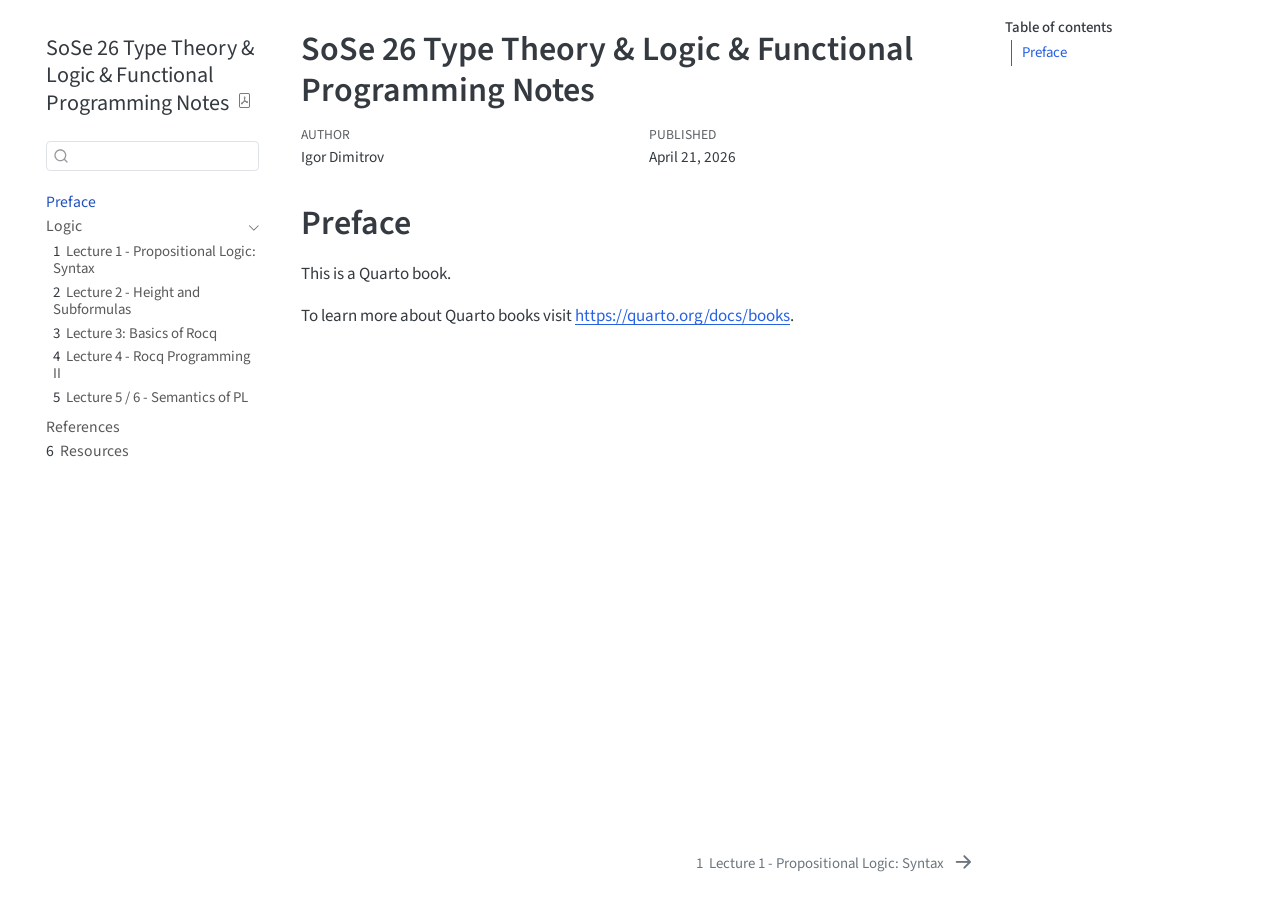
<file: index.html>
<!DOCTYPE html>
<html xmlns="http://www.w3.org/1999/xhtml" lang="en" xml:lang="en"><head>

<meta charset="utf-8">
<meta name="generator" content="quarto-1.7.32">

<meta name="viewport" content="width=device-width, initial-scale=1.0, user-scalable=yes">

<meta name="author" content="Igor Dimitrov">
<meta name="dcterms.date" content="2026-04-21">

<title>SoSe 26 Type Theory &amp; Logic &amp; Functional Programming Notes</title>
<style>
code{white-space: pre-wrap;}
span.smallcaps{font-variant: small-caps;}
div.columns{display: flex; gap: min(4vw, 1.5em);}
div.column{flex: auto; overflow-x: auto;}
div.hanging-indent{margin-left: 1.5em; text-indent: -1.5em;}
ul.task-list{list-style: none;}
ul.task-list li input[type="checkbox"] {
  width: 0.8em;
  margin: 0 0.8em 0.2em -1em; /* quarto-specific, see https://github.com/quarto-dev/quarto-cli/issues/4556 */ 
  vertical-align: middle;
}
</style>


<script src="site_libs/quarto-nav/quarto-nav.js"></script>
<script src="site_libs/quarto-nav/headroom.min.js"></script>
<script src="site_libs/clipboard/clipboard.min.js"></script>
<script src="site_libs/quarto-search/autocomplete.umd.js"></script>
<script src="site_libs/quarto-search/fuse.min.js"></script>
<script src="site_libs/quarto-search/quarto-search.js"></script>
<meta name="quarto:offset" content="./">
<link href="./01.html" rel="next">
<script src="site_libs/quarto-html/quarto.js" type="module"></script>
<script src="site_libs/quarto-html/tabsets/tabsets.js" type="module"></script>
<script src="site_libs/quarto-html/popper.min.js"></script>
<script src="site_libs/quarto-html/tippy.umd.min.js"></script>
<script src="site_libs/quarto-html/anchor.min.js"></script>
<link href="site_libs/quarto-html/tippy.css" rel="stylesheet">
<link href="site_libs/quarto-html/quarto-syntax-highlighting-37eea08aefeeee20ff55810ff984fec1.css" rel="stylesheet" id="quarto-text-highlighting-styles">
<script src="site_libs/bootstrap/bootstrap.min.js"></script>
<link href="site_libs/bootstrap/bootstrap-icons.css" rel="stylesheet">
<link href="site_libs/bootstrap/bootstrap-e920c21d6bc3d7ff29e2ffcfe306ac9a.min.css" rel="stylesheet" append-hash="true" id="quarto-bootstrap" data-mode="light">
<script id="quarto-search-options" type="application/json">{
  "location": "sidebar",
  "copy-button": false,
  "collapse-after": 3,
  "panel-placement": "start",
  "type": "textbox",
  "limit": 50,
  "keyboard-shortcut": [
    "f",
    "/",
    "s"
  ],
  "show-item-context": false,
  "language": {
    "search-no-results-text": "No results",
    "search-matching-documents-text": "matching documents",
    "search-copy-link-title": "Copy link to search",
    "search-hide-matches-text": "Hide additional matches",
    "search-more-match-text": "more match in this document",
    "search-more-matches-text": "more matches in this document",
    "search-clear-button-title": "Clear",
    "search-text-placeholder": "",
    "search-detached-cancel-button-title": "Cancel",
    "search-submit-button-title": "Submit",
    "search-label": "Search"
  }
}</script>
<script>
window.MathJax = {
  tex: {
    macros: {
      Nat: "\\mathbb{N}",
      WFF: "\\mathrm{WFF}",
      Atoms: "\\mathcal{A}",

      F: ["\\mathcal{F}_{#1}", 1],
      Fof: ["\\mathcal{F}(#1)", 1],

      Set: ["\\{\\, #1 \\;\\mid\\; #2 \\,\\}", 2],

      Height: ["\\mathrm{ht}(#1)", 1],
      Subf: ["\\mathrm{sf}_{#1}", 1],
      sfn: ["\\mathrm{sf}(#1)", 1],
      atoms: "\\mathrm{atoms}",
      atomsof: ["\\atoms(#1)", 1],

      Pow: ["\\mathcal{P(#1)}", 1],

      concat: "\\mathbin{+\\!\\!+}",

      // Lambda calculus and reduction notation
      labs: ["\\lambda #1.\\,(#2)", 2],
      tlabs: ["\\lambda #1 : #2.\\,#3", 3],
      lapp: ["(#1)\\,#2", 2],

      red: "\\to\\,",
      betared: "\\to_\\beta\\,",
      mred: "\\to^*\\,",
      infrule: ["\\frac{#1}{#2}", 2],

      // semantics of PL
      sem: ["\\left[\\!\\left[ #1 \\right]\\!\\right]", 1],
      interp: ["\\sem{#1}_{#2}", 2],
      Semantics: ["\\mathrm{Sem}(#1)", 1],

      // // Boolean Domain and Boolean Values
      Bool: "\\mathbb{B}",
      boolTrue: "\\overline{1}",
      boolFalse: "\\overline{0}",

      // // Boolean Operations
      booland: "\\mathbin{\\overline{\\land}}",
      boolor: "\\mathbin{\\overline{\\lor}}",
      boolimpl: "\\mathbin{\\overline{\\Rightarrow}}",
      boolnot: "\\mathop{\\overline{\\neg}}",

      // // valuation function
      valuation: "\\nu",
      valuationof: ["\\valuation(#1)", 1]


    }
  }
};
</script>


<link rel="stylesheet" href="styles.css">
</head>

<body class="nav-sidebar floating quarto-light">

<div id="quarto-search-results"></div>
  <header id="quarto-header" class="headroom fixed-top">
  <nav class="quarto-secondary-nav">
    <div class="container-fluid d-flex">
      <button type="button" class="quarto-btn-toggle btn" data-bs-toggle="collapse" role="button" data-bs-target=".quarto-sidebar-collapse-item" aria-controls="quarto-sidebar" aria-expanded="false" aria-label="Toggle sidebar navigation" onclick="if (window.quartoToggleHeadroom) { window.quartoToggleHeadroom(); }">
        <i class="bi bi-layout-text-sidebar-reverse"></i>
      </button>
        <nav class="quarto-page-breadcrumbs" aria-label="breadcrumb"><ol class="breadcrumb"><li class="breadcrumb-item"><a href="./index.html">Preface</a></li></ol></nav>
        <a class="flex-grow-1" role="navigation" data-bs-toggle="collapse" data-bs-target=".quarto-sidebar-collapse-item" aria-controls="quarto-sidebar" aria-expanded="false" aria-label="Toggle sidebar navigation" onclick="if (window.quartoToggleHeadroom) { window.quartoToggleHeadroom(); }">      
        </a>
      <button type="button" class="btn quarto-search-button" aria-label="Search" onclick="window.quartoOpenSearch();">
        <i class="bi bi-search"></i>
      </button>
    </div>
  </nav>
</header>
<!-- content -->
<div id="quarto-content" class="quarto-container page-columns page-rows-contents page-layout-article">
<!-- sidebar -->
  <nav id="quarto-sidebar" class="sidebar collapse collapse-horizontal quarto-sidebar-collapse-item sidebar-navigation floating overflow-auto">
    <div class="pt-lg-2 mt-2 text-left sidebar-header">
    <div class="sidebar-title mb-0 py-0">
      <a href="./">SoSe 26 Type Theory &amp; Logic &amp; Functional Programming Notes</a> 
        <div class="sidebar-tools-main">
    <a href="./SoSe-26-Type-Theory---Logic---Functional-Programming-Notes.pdf" title="Download PDF" class="quarto-navigation-tool px-1" aria-label="Download PDF"><i class="bi bi-file-pdf"></i></a>
</div>
    </div>
      </div>
        <div class="mt-2 flex-shrink-0 align-items-center">
        <div class="sidebar-search">
        <div id="quarto-search" class="" title="Search"></div>
        </div>
        </div>
    <div class="sidebar-menu-container"> 
    <ul class="list-unstyled mt-1">
        <li class="sidebar-item">
  <div class="sidebar-item-container"> 
  <a href="./index.html" class="sidebar-item-text sidebar-link active">
 <span class="menu-text">Preface</span></a>
  </div>
</li>
        <li class="sidebar-item sidebar-item-section">
      <div class="sidebar-item-container"> 
            <a class="sidebar-item-text sidebar-link text-start" data-bs-toggle="collapse" data-bs-target="#quarto-sidebar-section-1" role="navigation" aria-expanded="true">
 <span class="menu-text">Logic</span></a>
          <a class="sidebar-item-toggle text-start" data-bs-toggle="collapse" data-bs-target="#quarto-sidebar-section-1" role="navigation" aria-expanded="true" aria-label="Toggle section">
            <i class="bi bi-chevron-right ms-2"></i>
          </a> 
      </div>
      <ul id="quarto-sidebar-section-1" class="collapse list-unstyled sidebar-section depth1 show">  
          <li class="sidebar-item">
  <div class="sidebar-item-container"> 
  <a href="./01.html" class="sidebar-item-text sidebar-link">
 <span class="menu-text"><span class="chapter-number">1</span>&nbsp; <span class="chapter-title">Lecture 1 - Propositional Logic: Syntax</span></span></a>
  </div>
</li>
          <li class="sidebar-item">
  <div class="sidebar-item-container"> 
  <a href="./02.html" class="sidebar-item-text sidebar-link">
 <span class="menu-text"><span class="chapter-number">2</span>&nbsp; <span class="chapter-title">Lecture 2 - Height and Subformulas</span></span></a>
  </div>
</li>
          <li class="sidebar-item">
  <div class="sidebar-item-container"> 
  <a href="./03-BooleanValues.html" class="sidebar-item-text sidebar-link">
 <span class="menu-text"><span class="chapter-number">3</span>&nbsp; <span class="chapter-title">Lecture 3: Basics of Rocq</span></span></a>
  </div>
</li>
          <li class="sidebar-item">
  <div class="sidebar-item-container"> 
  <a href="./04-PropFormulas.html" class="sidebar-item-text sidebar-link">
 <span class="menu-text"><span class="chapter-number">4</span>&nbsp; <span class="chapter-title">Lecture 4 - Rocq Programming II</span></span></a>
  </div>
</li>
          <li class="sidebar-item">
  <div class="sidebar-item-container"> 
  <a href="./05-semanticsPL.html" class="sidebar-item-text sidebar-link">
 <span class="menu-text"><span class="chapter-number">5</span>&nbsp; <span class="chapter-title">Lecture 5 / 6 - Semantics of PL</span></span></a>
  </div>
</li>
      </ul>
  </li>
        <li class="sidebar-item">
  <div class="sidebar-item-container"> 
  <a href="./references.html" class="sidebar-item-text sidebar-link">
 <span class="menu-text">References</span></a>
  </div>
</li>
        <li class="sidebar-item">
  <div class="sidebar-item-container"> 
  <a href="./resources.html" class="sidebar-item-text sidebar-link">
 <span class="menu-text"><span class="chapter-number">6</span>&nbsp; <span class="chapter-title">Resources</span></span></a>
  </div>
</li>
    </ul>
    </div>
</nav>
<div id="quarto-sidebar-glass" class="quarto-sidebar-collapse-item" data-bs-toggle="collapse" data-bs-target=".quarto-sidebar-collapse-item"></div>
<!-- margin-sidebar -->
    <div id="quarto-margin-sidebar" class="sidebar margin-sidebar">
        <nav id="TOC" role="doc-toc" class="toc-active">
    <h2 id="toc-title">Table of contents</h2>
   
  <ul>
  <li><a href="#preface" id="toc-preface" class="nav-link active" data-scroll-target="#preface">Preface</a></li>
  </ul>
</nav>
    </div>
<!-- main -->
<main class="content" id="quarto-document-content">

<header id="title-block-header" class="quarto-title-block default">
<div class="quarto-title">
<h1 class="title">SoSe 26 Type Theory &amp; Logic &amp; Functional Programming Notes</h1>
</div>



<div class="quarto-title-meta">

    <div>
    <div class="quarto-title-meta-heading">Author</div>
    <div class="quarto-title-meta-contents">
             <p>Igor Dimitrov </p>
          </div>
  </div>
    
    <div>
    <div class="quarto-title-meta-heading">Published</div>
    <div class="quarto-title-meta-contents">
      <p class="date">April 21, 2026</p>
    </div>
  </div>
  
    
  </div>
  


</header>


<section id="preface" class="level1 unnumbered">
<h1 class="unnumbered">Preface</h1>
<p>This is a Quarto book.</p>
<p>To learn more about Quarto books visit <a href="https://quarto.org/docs/books" class="uri">https://quarto.org/docs/books</a>.</p>


</section>

</main> <!-- /main -->
<script id="quarto-html-after-body" type="application/javascript">
  window.document.addEventListener("DOMContentLoaded", function (event) {
    const icon = "";
    const anchorJS = new window.AnchorJS();
    anchorJS.options = {
      placement: 'right',
      icon: icon
    };
    anchorJS.add('.anchored');
    const isCodeAnnotation = (el) => {
      for (const clz of el.classList) {
        if (clz.startsWith('code-annotation-')) {                     
          return true;
        }
      }
      return false;
    }
    const onCopySuccess = function(e) {
      // button target
      const button = e.trigger;
      // don't keep focus
      button.blur();
      // flash "checked"
      button.classList.add('code-copy-button-checked');
      var currentTitle = button.getAttribute("title");
      button.setAttribute("title", "Copied!");
      let tooltip;
      if (window.bootstrap) {
        button.setAttribute("data-bs-toggle", "tooltip");
        button.setAttribute("data-bs-placement", "left");
        button.setAttribute("data-bs-title", "Copied!");
        tooltip = new bootstrap.Tooltip(button, 
          { trigger: "manual", 
            customClass: "code-copy-button-tooltip",
            offset: [0, -8]});
        tooltip.show();    
      }
      setTimeout(function() {
        if (tooltip) {
          tooltip.hide();
          button.removeAttribute("data-bs-title");
          button.removeAttribute("data-bs-toggle");
          button.removeAttribute("data-bs-placement");
        }
        button.setAttribute("title", currentTitle);
        button.classList.remove('code-copy-button-checked');
      }, 1000);
      // clear code selection
      e.clearSelection();
    }
    const getTextToCopy = function(trigger) {
        const codeEl = trigger.previousElementSibling.cloneNode(true);
        for (const childEl of codeEl.children) {
          if (isCodeAnnotation(childEl)) {
            childEl.remove();
          }
        }
        return codeEl.innerText;
    }
    const clipboard = new window.ClipboardJS('.code-copy-button:not([data-in-quarto-modal])', {
      text: getTextToCopy
    });
    clipboard.on('success', onCopySuccess);
    if (window.document.getElementById('quarto-embedded-source-code-modal')) {
      const clipboardModal = new window.ClipboardJS('.code-copy-button[data-in-quarto-modal]', {
        text: getTextToCopy,
        container: window.document.getElementById('quarto-embedded-source-code-modal')
      });
      clipboardModal.on('success', onCopySuccess);
    }
      var localhostRegex = new RegExp(/^(?:http|https):\/\/localhost\:?[0-9]*\//);
      var mailtoRegex = new RegExp(/^mailto:/);
        var filterRegex = new RegExp('/' + window.location.host + '/');
      var isInternal = (href) => {
          return filterRegex.test(href) || localhostRegex.test(href) || mailtoRegex.test(href);
      }
      // Inspect non-navigation links and adorn them if external
     var links = window.document.querySelectorAll('a[href]:not(.nav-link):not(.navbar-brand):not(.toc-action):not(.sidebar-link):not(.sidebar-item-toggle):not(.pagination-link):not(.no-external):not([aria-hidden]):not(.dropdown-item):not(.quarto-navigation-tool):not(.about-link)');
      for (var i=0; i<links.length; i++) {
        const link = links[i];
        if (!isInternal(link.href)) {
          // undo the damage that might have been done by quarto-nav.js in the case of
          // links that we want to consider external
          if (link.dataset.originalHref !== undefined) {
            link.href = link.dataset.originalHref;
          }
        }
      }
    function tippyHover(el, contentFn, onTriggerFn, onUntriggerFn) {
      const config = {
        allowHTML: true,
        maxWidth: 500,
        delay: 100,
        arrow: false,
        appendTo: function(el) {
            return el.parentElement;
        },
        interactive: true,
        interactiveBorder: 10,
        theme: 'quarto',
        placement: 'bottom-start',
      };
      if (contentFn) {
        config.content = contentFn;
      }
      if (onTriggerFn) {
        config.onTrigger = onTriggerFn;
      }
      if (onUntriggerFn) {
        config.onUntrigger = onUntriggerFn;
      }
      window.tippy(el, config); 
    }
    const noterefs = window.document.querySelectorAll('a[role="doc-noteref"]');
    for (var i=0; i<noterefs.length; i++) {
      const ref = noterefs[i];
      tippyHover(ref, function() {
        // use id or data attribute instead here
        let href = ref.getAttribute('data-footnote-href') || ref.getAttribute('href');
        try { href = new URL(href).hash; } catch {}
        const id = href.replace(/^#\/?/, "");
        const note = window.document.getElementById(id);
        if (note) {
          return note.innerHTML;
        } else {
          return "";
        }
      });
    }
    const xrefs = window.document.querySelectorAll('a.quarto-xref');
    const processXRef = (id, note) => {
      // Strip column container classes
      const stripColumnClz = (el) => {
        el.classList.remove("page-full", "page-columns");
        if (el.children) {
          for (const child of el.children) {
            stripColumnClz(child);
          }
        }
      }
      stripColumnClz(note)
      if (id === null || id.startsWith('sec-')) {
        // Special case sections, only their first couple elements
        const container = document.createElement("div");
        if (note.children && note.children.length > 2) {
          container.appendChild(note.children[0].cloneNode(true));
          for (let i = 1; i < note.children.length; i++) {
            const child = note.children[i];
            if (child.tagName === "P" && child.innerText === "") {
              continue;
            } else {
              container.appendChild(child.cloneNode(true));
              break;
            }
          }
          if (window.Quarto?.typesetMath) {
            window.Quarto.typesetMath(container);
          }
          return container.innerHTML
        } else {
          if (window.Quarto?.typesetMath) {
            window.Quarto.typesetMath(note);
          }
          return note.innerHTML;
        }
      } else {
        // Remove any anchor links if they are present
        const anchorLink = note.querySelector('a.anchorjs-link');
        if (anchorLink) {
          anchorLink.remove();
        }
        if (window.Quarto?.typesetMath) {
          window.Quarto.typesetMath(note);
        }
        if (note.classList.contains("callout")) {
          return note.outerHTML;
        } else {
          return note.innerHTML;
        }
      }
    }
    for (var i=0; i<xrefs.length; i++) {
      const xref = xrefs[i];
      tippyHover(xref, undefined, function(instance) {
        instance.disable();
        let url = xref.getAttribute('href');
        let hash = undefined; 
        if (url.startsWith('#')) {
          hash = url;
        } else {
          try { hash = new URL(url).hash; } catch {}
        }
        if (hash) {
          const id = hash.replace(/^#\/?/, "");
          const note = window.document.getElementById(id);
          if (note !== null) {
            try {
              const html = processXRef(id, note.cloneNode(true));
              instance.setContent(html);
            } finally {
              instance.enable();
              instance.show();
            }
          } else {
            // See if we can fetch this
            fetch(url.split('#')[0])
            .then(res => res.text())
            .then(html => {
              const parser = new DOMParser();
              const htmlDoc = parser.parseFromString(html, "text/html");
              const note = htmlDoc.getElementById(id);
              if (note !== null) {
                const html = processXRef(id, note);
                instance.setContent(html);
              } 
            }).finally(() => {
              instance.enable();
              instance.show();
            });
          }
        } else {
          // See if we can fetch a full url (with no hash to target)
          // This is a special case and we should probably do some content thinning / targeting
          fetch(url)
          .then(res => res.text())
          .then(html => {
            const parser = new DOMParser();
            const htmlDoc = parser.parseFromString(html, "text/html");
            const note = htmlDoc.querySelector('main.content');
            if (note !== null) {
              // This should only happen for chapter cross references
              // (since there is no id in the URL)
              // remove the first header
              if (note.children.length > 0 && note.children[0].tagName === "HEADER") {
                note.children[0].remove();
              }
              const html = processXRef(null, note);
              instance.setContent(html);
            } 
          }).finally(() => {
            instance.enable();
            instance.show();
          });
        }
      }, function(instance) {
      });
    }
        let selectedAnnoteEl;
        const selectorForAnnotation = ( cell, annotation) => {
          let cellAttr = 'data-code-cell="' + cell + '"';
          let lineAttr = 'data-code-annotation="' +  annotation + '"';
          const selector = 'span[' + cellAttr + '][' + lineAttr + ']';
          return selector;
        }
        const selectCodeLines = (annoteEl) => {
          const doc = window.document;
          const targetCell = annoteEl.getAttribute("data-target-cell");
          const targetAnnotation = annoteEl.getAttribute("data-target-annotation");
          const annoteSpan = window.document.querySelector(selectorForAnnotation(targetCell, targetAnnotation));
          const lines = annoteSpan.getAttribute("data-code-lines").split(",");
          const lineIds = lines.map((line) => {
            return targetCell + "-" + line;
          })
          let top = null;
          let height = null;
          let parent = null;
          if (lineIds.length > 0) {
              //compute the position of the single el (top and bottom and make a div)
              const el = window.document.getElementById(lineIds[0]);
              top = el.offsetTop;
              height = el.offsetHeight;
              parent = el.parentElement.parentElement;
            if (lineIds.length > 1) {
              const lastEl = window.document.getElementById(lineIds[lineIds.length - 1]);
              const bottom = lastEl.offsetTop + lastEl.offsetHeight;
              height = bottom - top;
            }
            if (top !== null && height !== null && parent !== null) {
              // cook up a div (if necessary) and position it 
              let div = window.document.getElementById("code-annotation-line-highlight");
              if (div === null) {
                div = window.document.createElement("div");
                div.setAttribute("id", "code-annotation-line-highlight");
                div.style.position = 'absolute';
                parent.appendChild(div);
              }
              div.style.top = top - 2 + "px";
              div.style.height = height + 4 + "px";
              div.style.left = 0;
              let gutterDiv = window.document.getElementById("code-annotation-line-highlight-gutter");
              if (gutterDiv === null) {
                gutterDiv = window.document.createElement("div");
                gutterDiv.setAttribute("id", "code-annotation-line-highlight-gutter");
                gutterDiv.style.position = 'absolute';
                const codeCell = window.document.getElementById(targetCell);
                const gutter = codeCell.querySelector('.code-annotation-gutter');
                gutter.appendChild(gutterDiv);
              }
              gutterDiv.style.top = top - 2 + "px";
              gutterDiv.style.height = height + 4 + "px";
            }
            selectedAnnoteEl = annoteEl;
          }
        };
        const unselectCodeLines = () => {
          const elementsIds = ["code-annotation-line-highlight", "code-annotation-line-highlight-gutter"];
          elementsIds.forEach((elId) => {
            const div = window.document.getElementById(elId);
            if (div) {
              div.remove();
            }
          });
          selectedAnnoteEl = undefined;
        };
          // Handle positioning of the toggle
      window.addEventListener(
        "resize",
        throttle(() => {
          elRect = undefined;
          if (selectedAnnoteEl) {
            selectCodeLines(selectedAnnoteEl);
          }
        }, 10)
      );
      function throttle(fn, ms) {
      let throttle = false;
      let timer;
        return (...args) => {
          if(!throttle) { // first call gets through
              fn.apply(this, args);
              throttle = true;
          } else { // all the others get throttled
              if(timer) clearTimeout(timer); // cancel #2
              timer = setTimeout(() => {
                fn.apply(this, args);
                timer = throttle = false;
              }, ms);
          }
        };
      }
        // Attach click handler to the DT
        const annoteDls = window.document.querySelectorAll('dt[data-target-cell]');
        for (const annoteDlNode of annoteDls) {
          annoteDlNode.addEventListener('click', (event) => {
            const clickedEl = event.target;
            if (clickedEl !== selectedAnnoteEl) {
              unselectCodeLines();
              const activeEl = window.document.querySelector('dt[data-target-cell].code-annotation-active');
              if (activeEl) {
                activeEl.classList.remove('code-annotation-active');
              }
              selectCodeLines(clickedEl);
              clickedEl.classList.add('code-annotation-active');
            } else {
              // Unselect the line
              unselectCodeLines();
              clickedEl.classList.remove('code-annotation-active');
            }
          });
        }
    const findCites = (el) => {
      const parentEl = el.parentElement;
      if (parentEl) {
        const cites = parentEl.dataset.cites;
        if (cites) {
          return {
            el,
            cites: cites.split(' ')
          };
        } else {
          return findCites(el.parentElement)
        }
      } else {
        return undefined;
      }
    };
    var bibliorefs = window.document.querySelectorAll('a[role="doc-biblioref"]');
    for (var i=0; i<bibliorefs.length; i++) {
      const ref = bibliorefs[i];
      const citeInfo = findCites(ref);
      if (citeInfo) {
        tippyHover(citeInfo.el, function() {
          var popup = window.document.createElement('div');
          citeInfo.cites.forEach(function(cite) {
            var citeDiv = window.document.createElement('div');
            citeDiv.classList.add('hanging-indent');
            citeDiv.classList.add('csl-entry');
            var biblioDiv = window.document.getElementById('ref-' + cite);
            if (biblioDiv) {
              citeDiv.innerHTML = biblioDiv.innerHTML;
            }
            popup.appendChild(citeDiv);
          });
          return popup.innerHTML;
        });
      }
    }
  });
  </script>
<nav class="page-navigation">
  <div class="nav-page nav-page-previous">
  </div>
  <div class="nav-page nav-page-next">
      <a href="./01.html" class="pagination-link" aria-label="Lecture 1 - Propositional Logic: Syntax">
        <span class="nav-page-text"><span class="chapter-number">1</span>&nbsp; <span class="chapter-title">Lecture 1 - Propositional Logic: Syntax</span></span> <i class="bi bi-arrow-right-short"></i>
      </a>
  </div>
</nav>
</div> <!-- /content -->




</body></html>
</file>
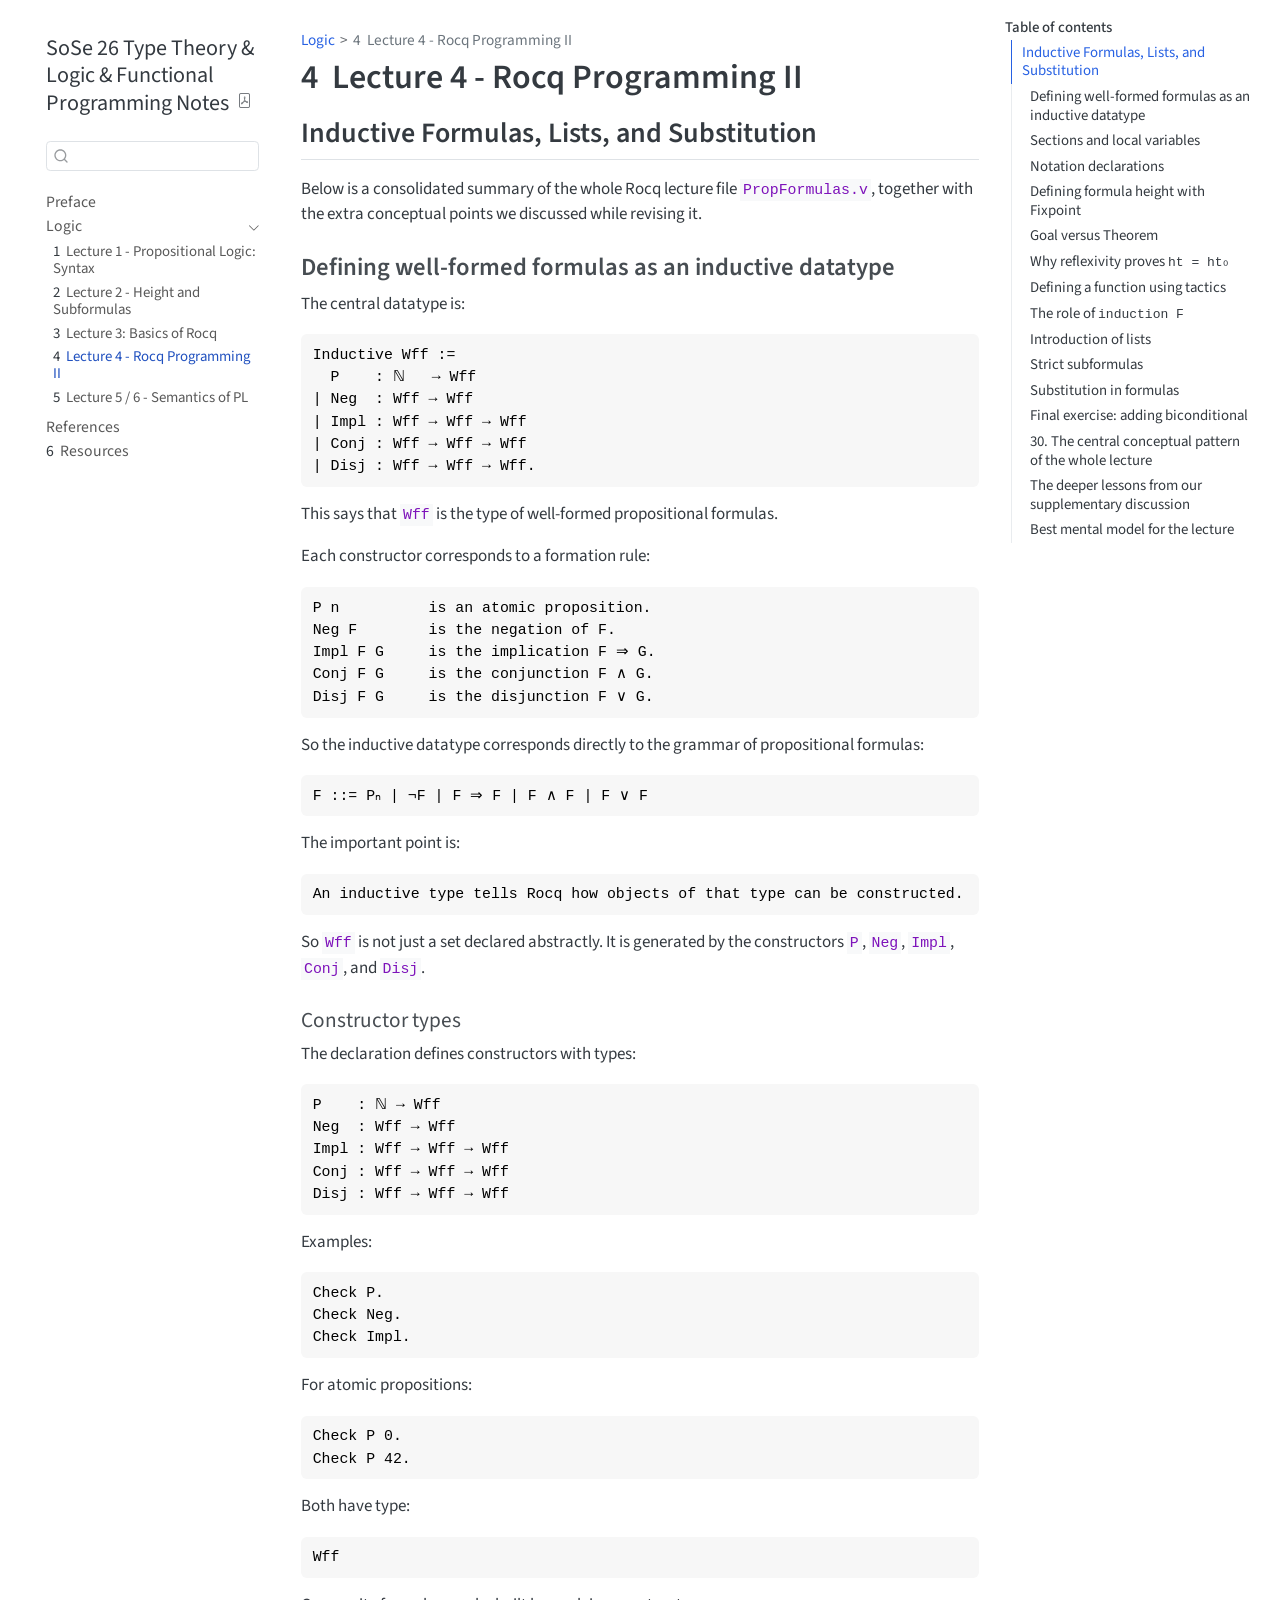
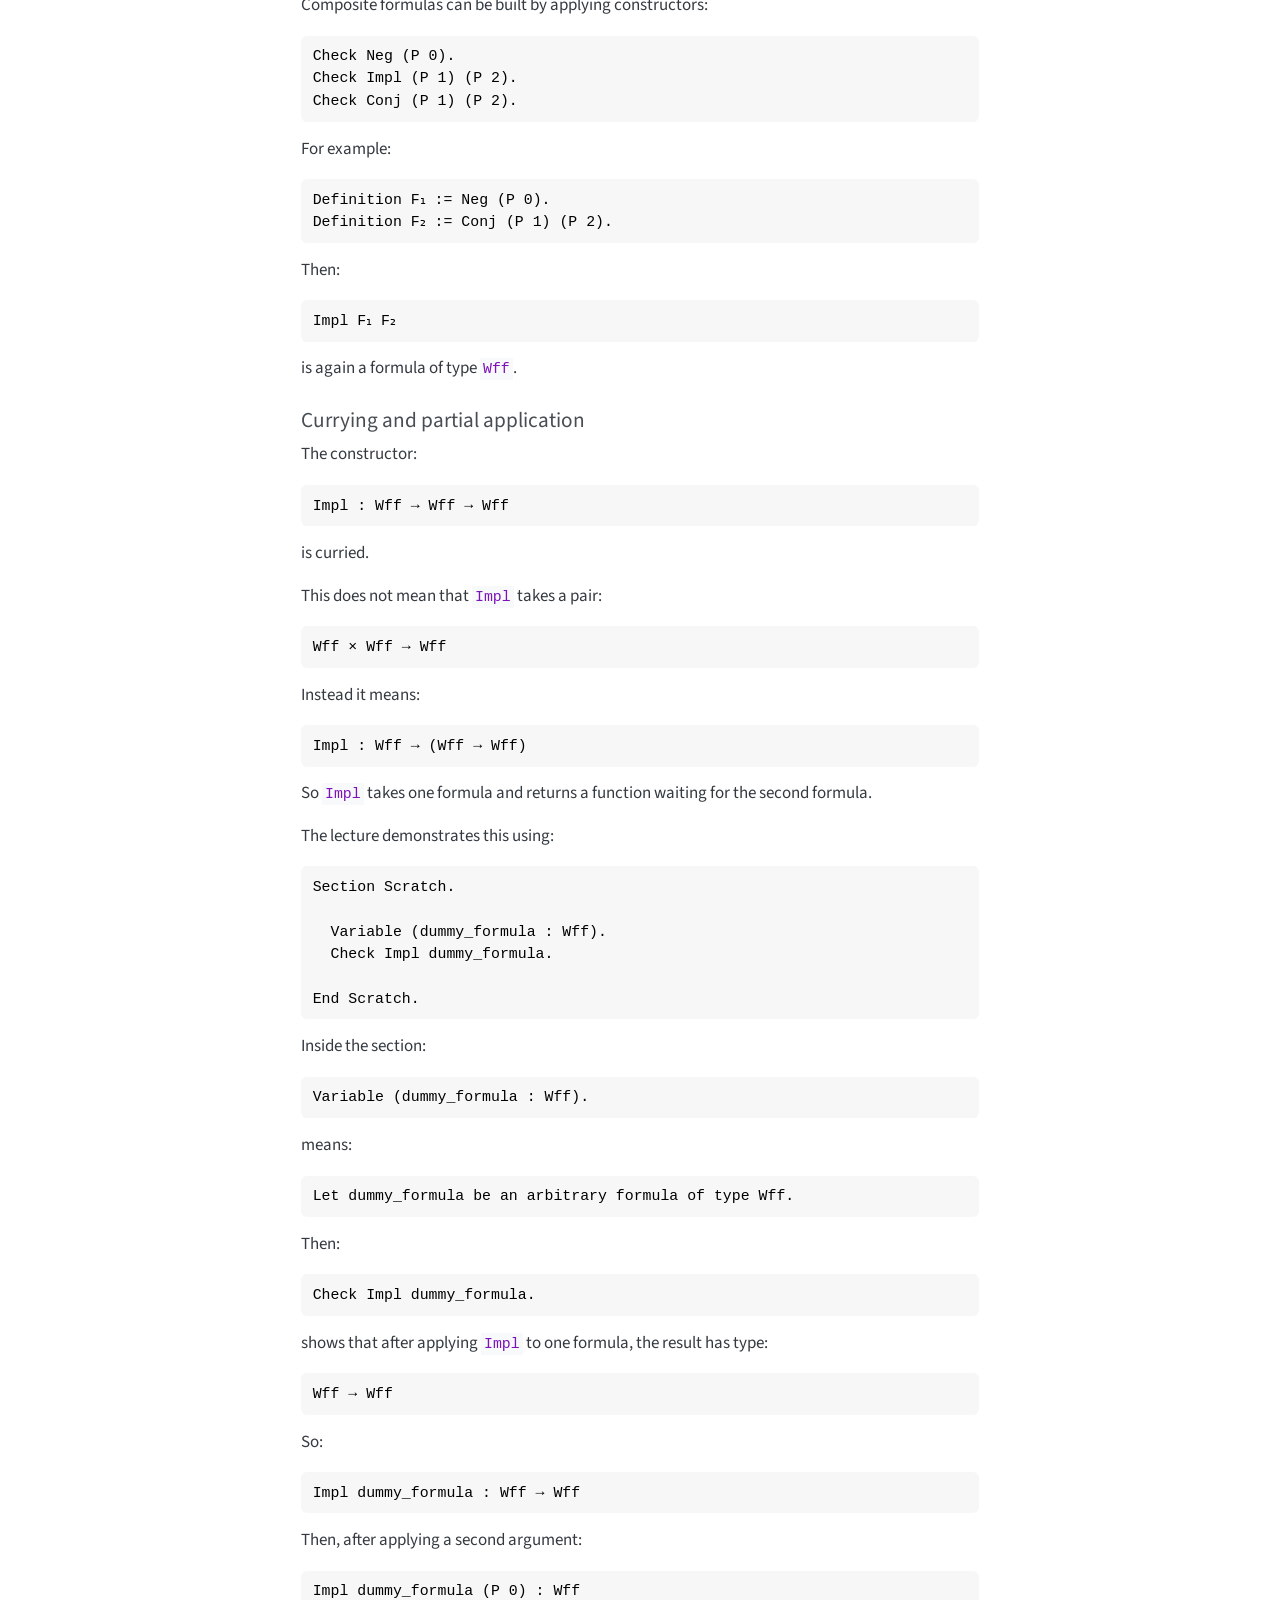
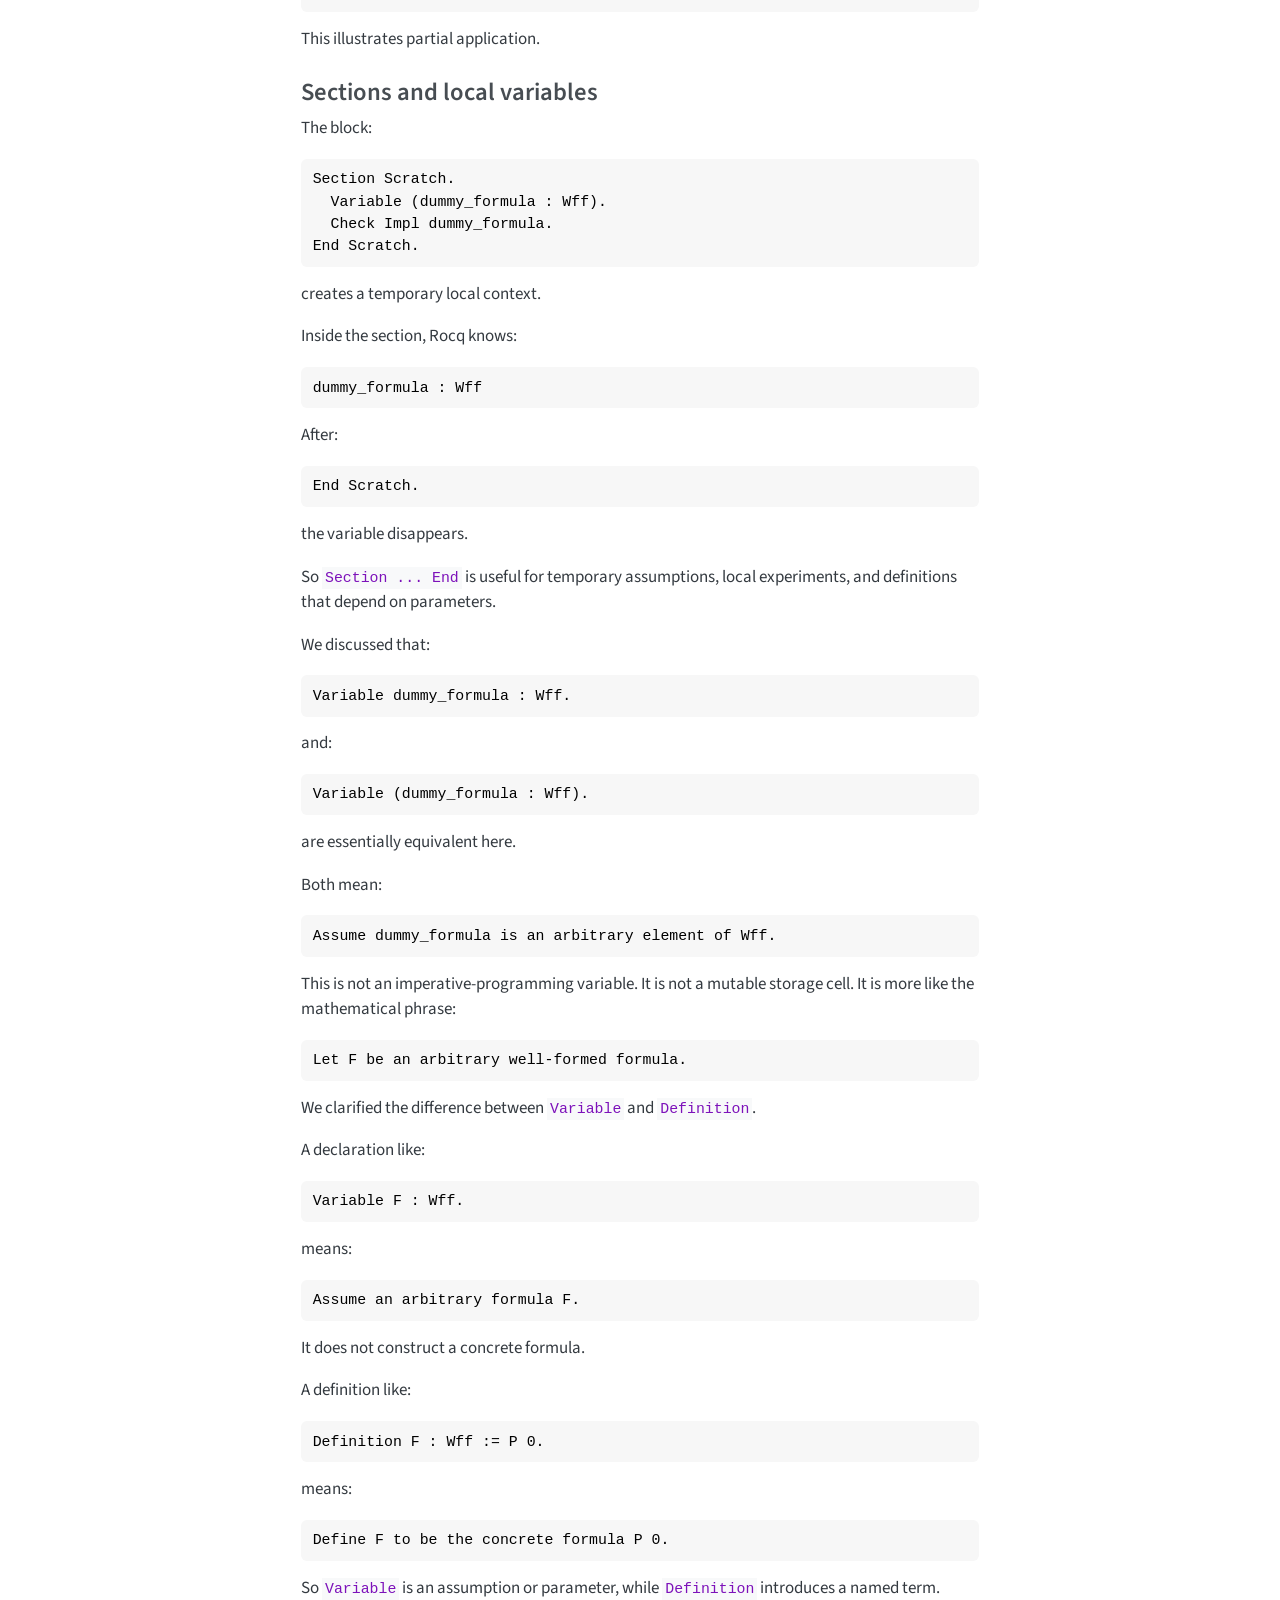
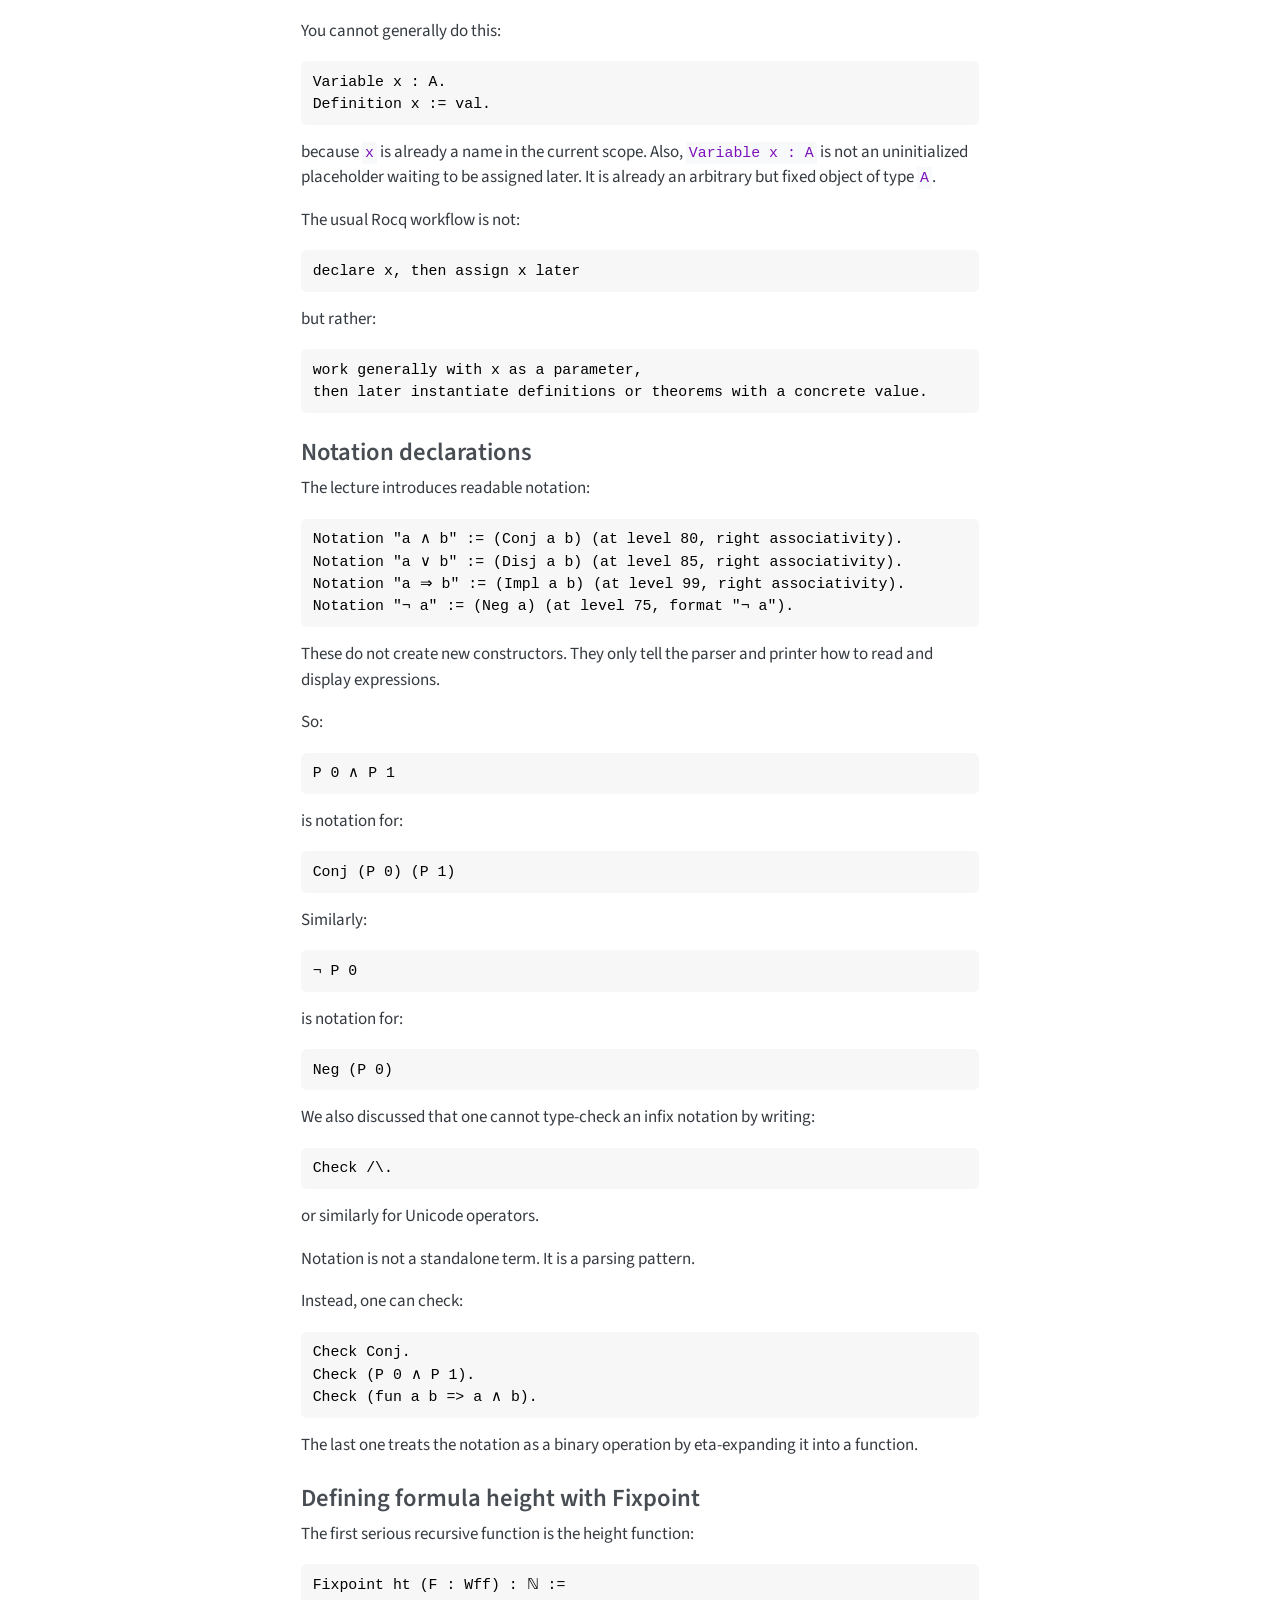
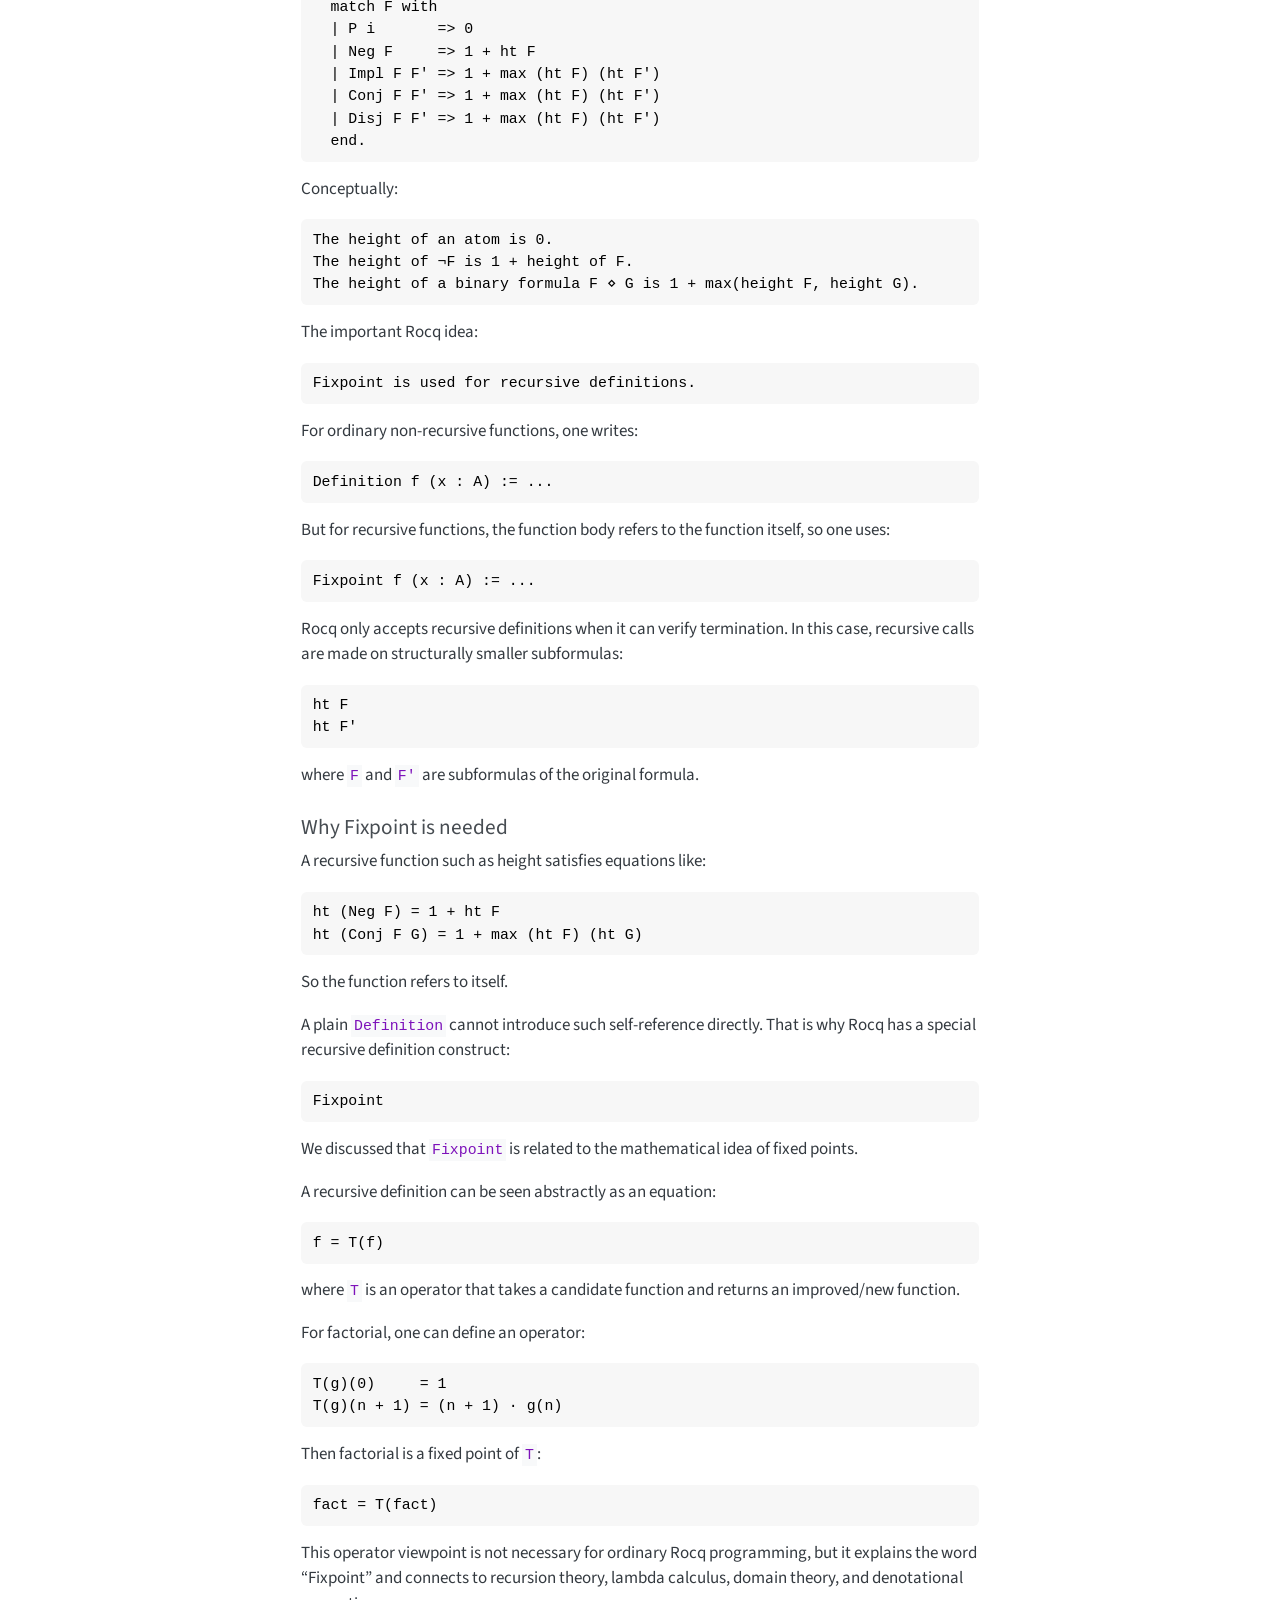
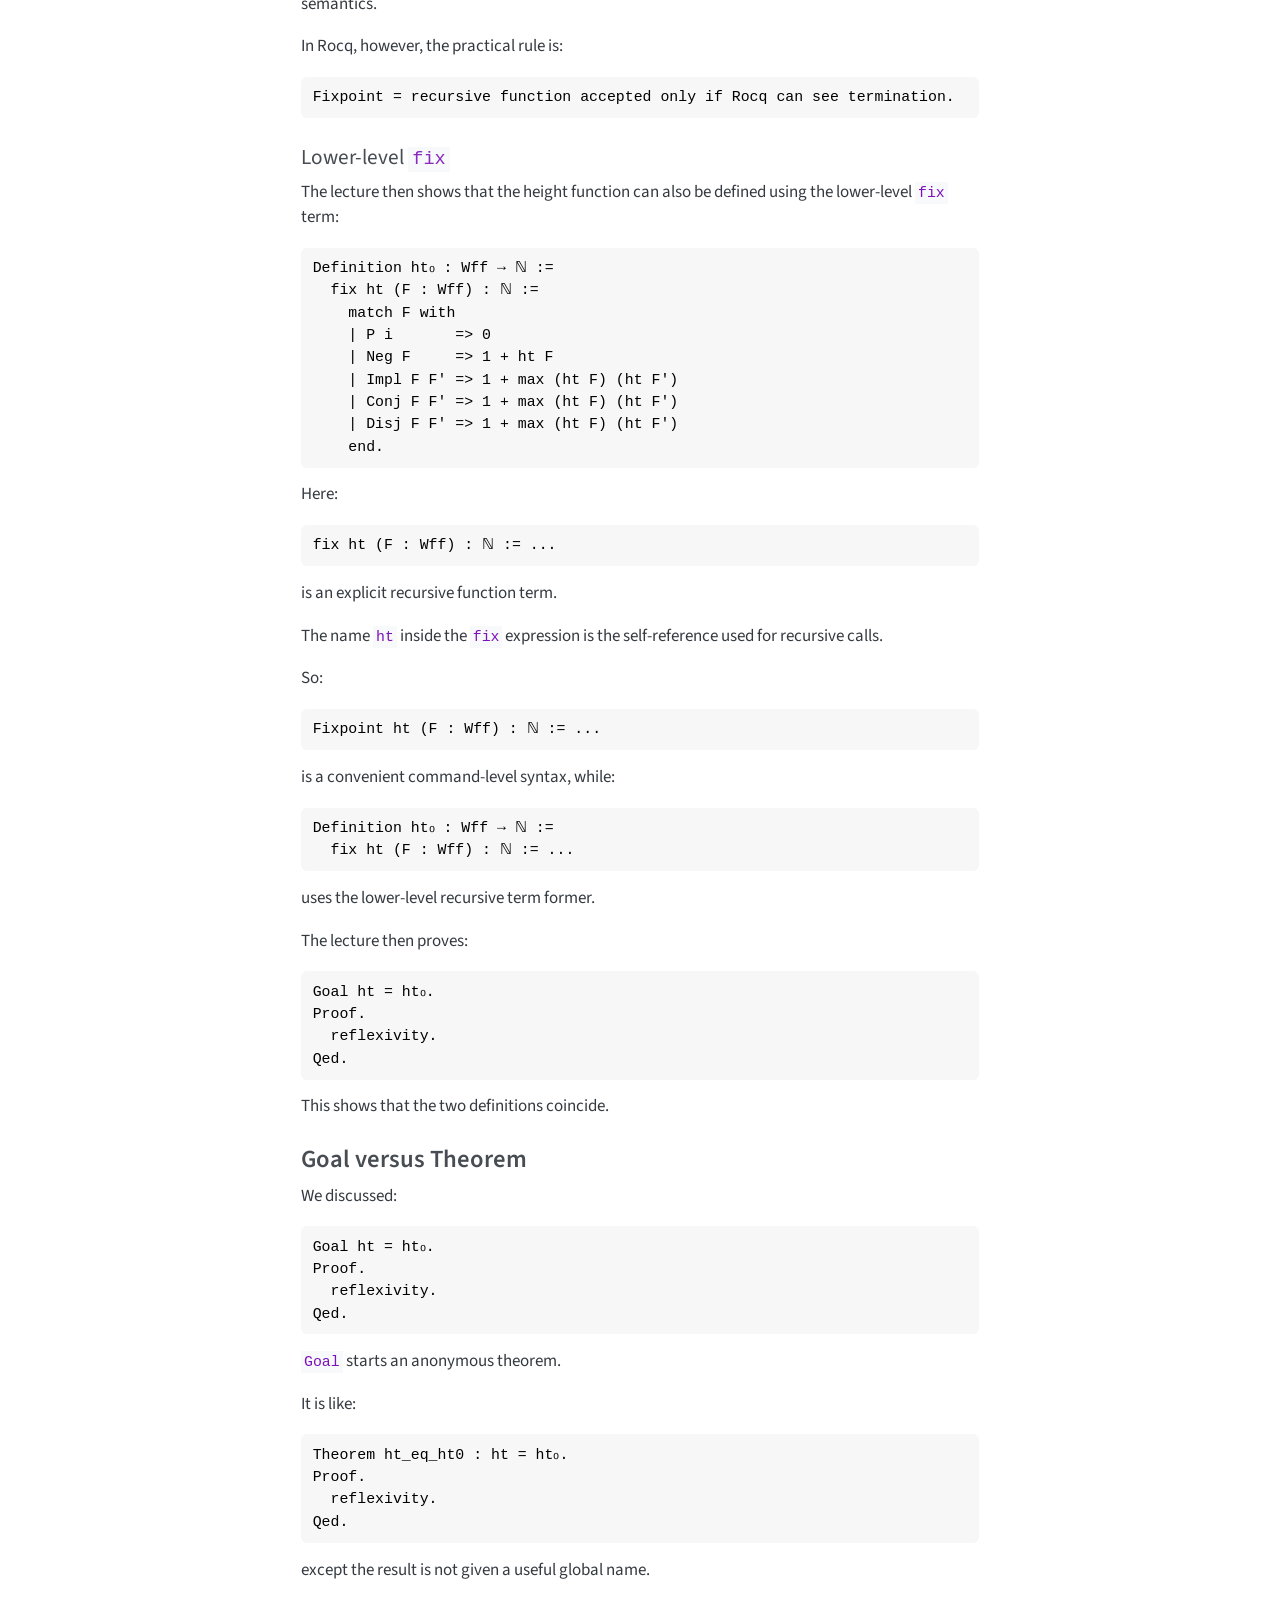
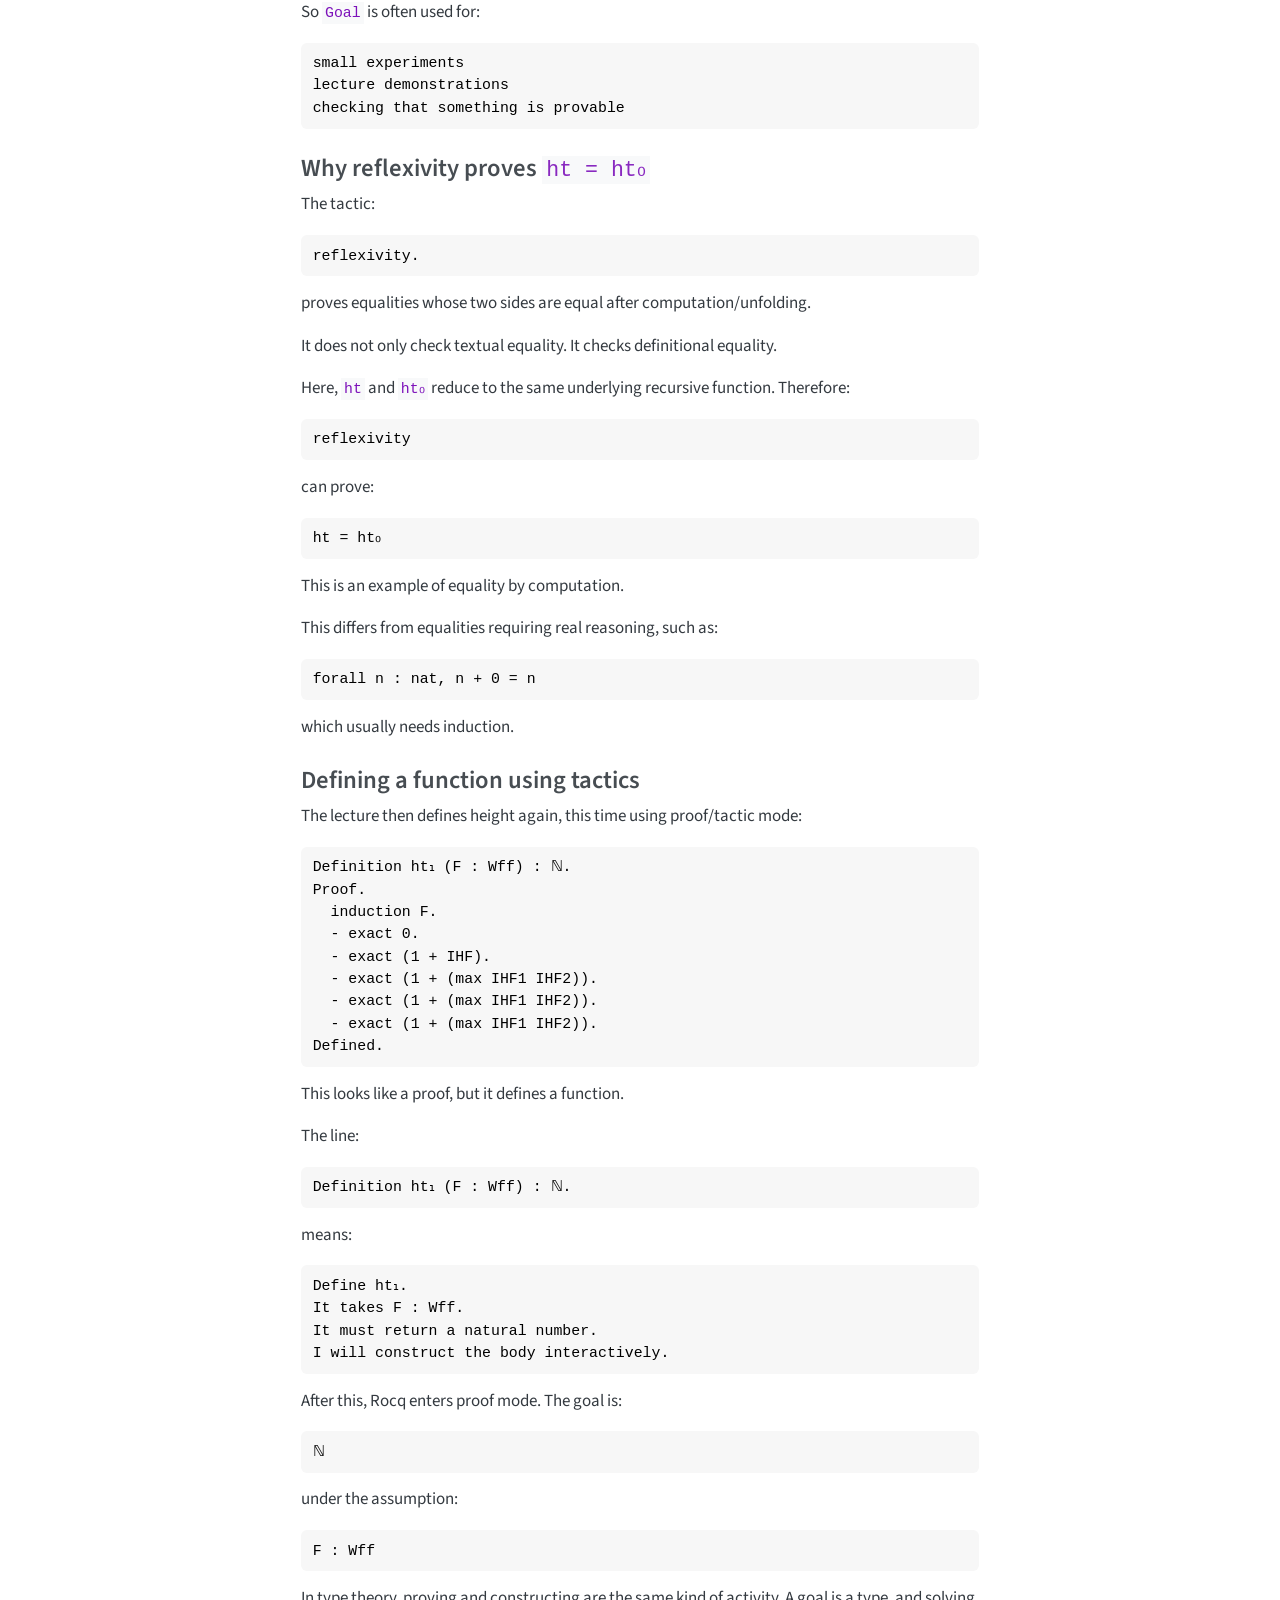
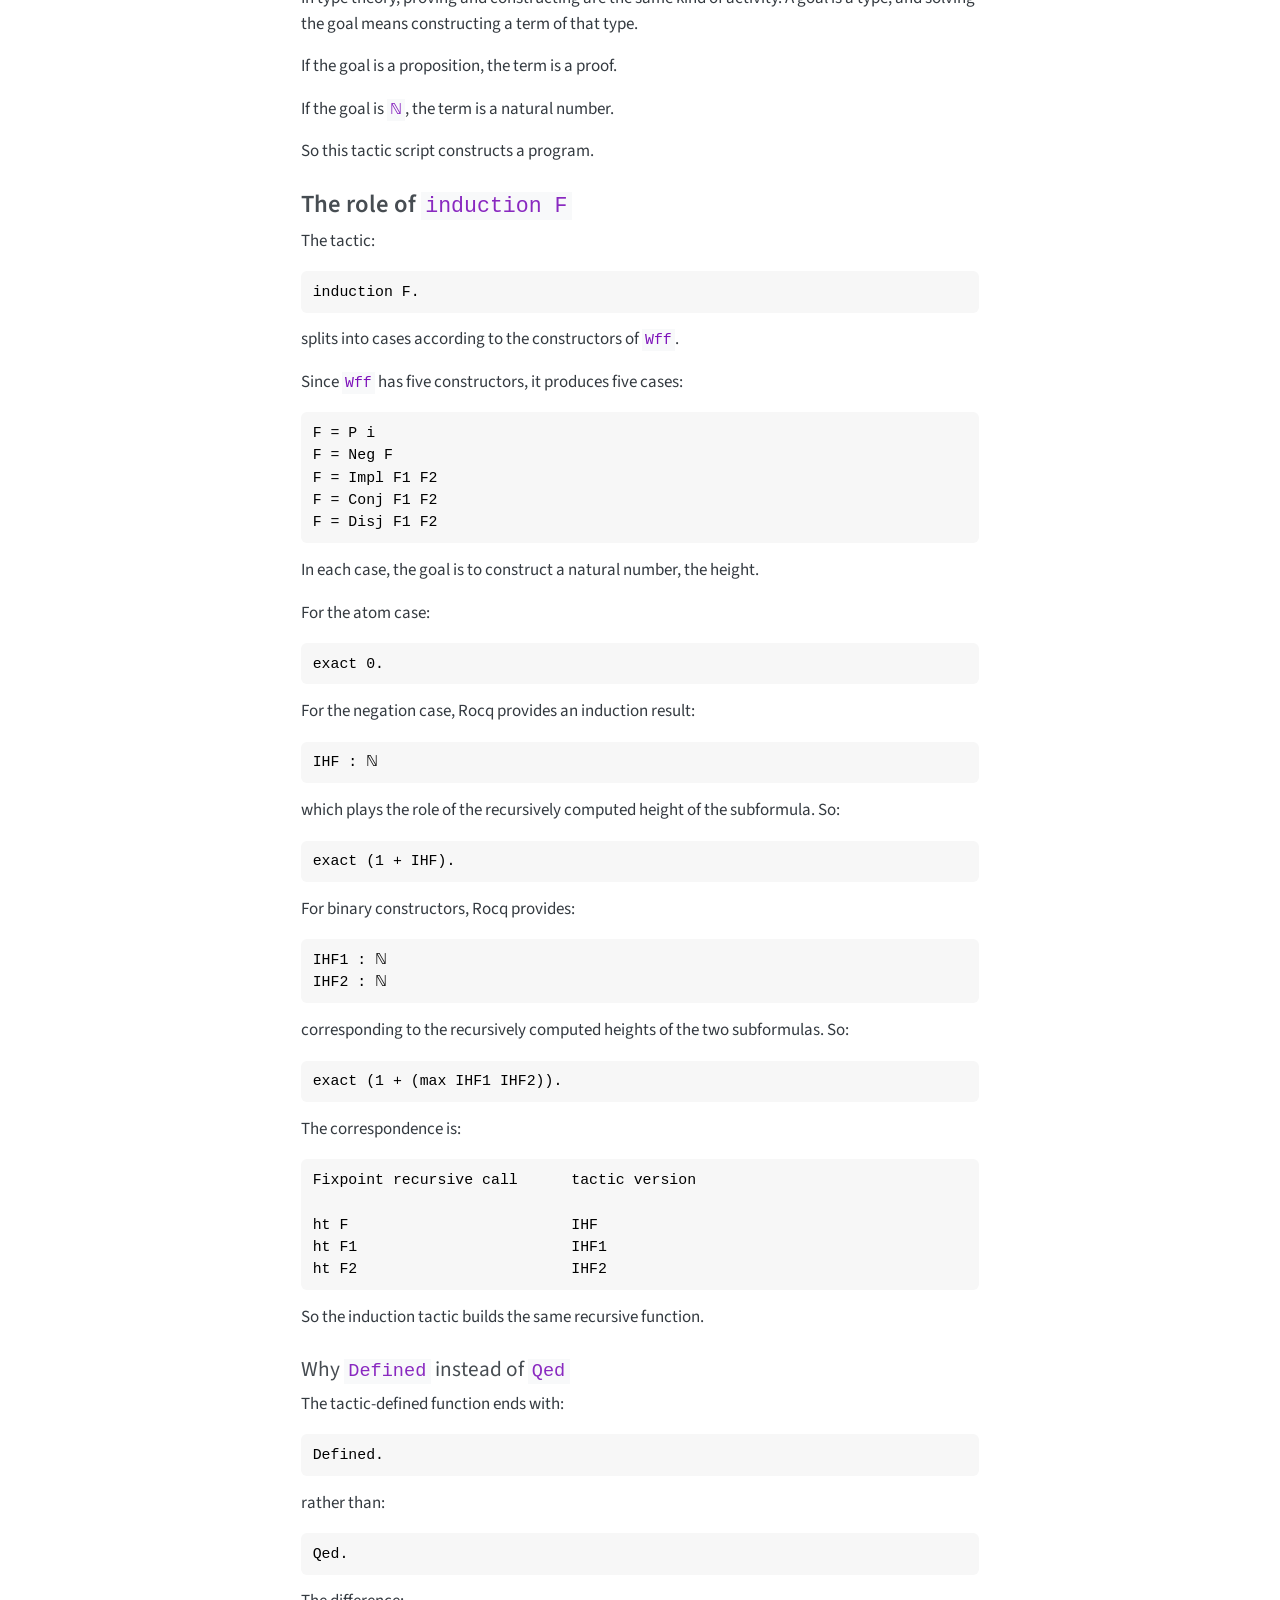
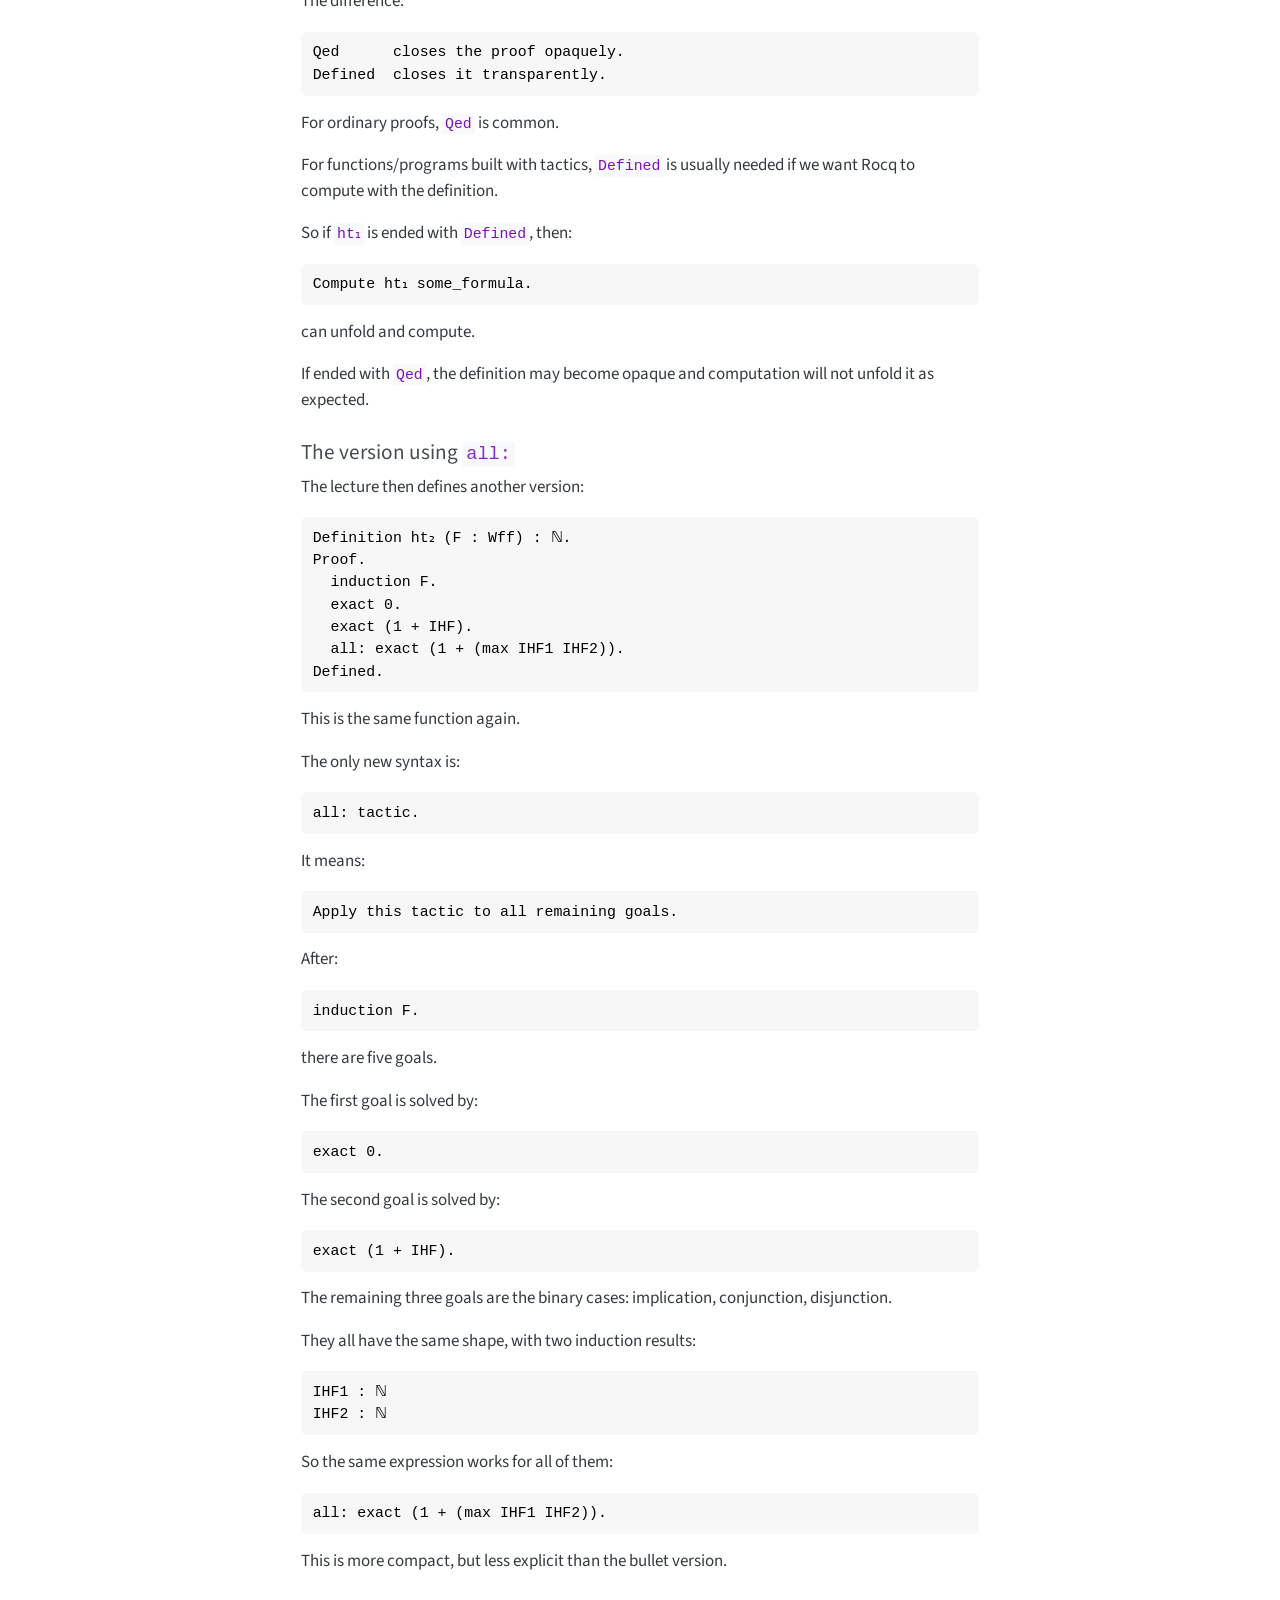
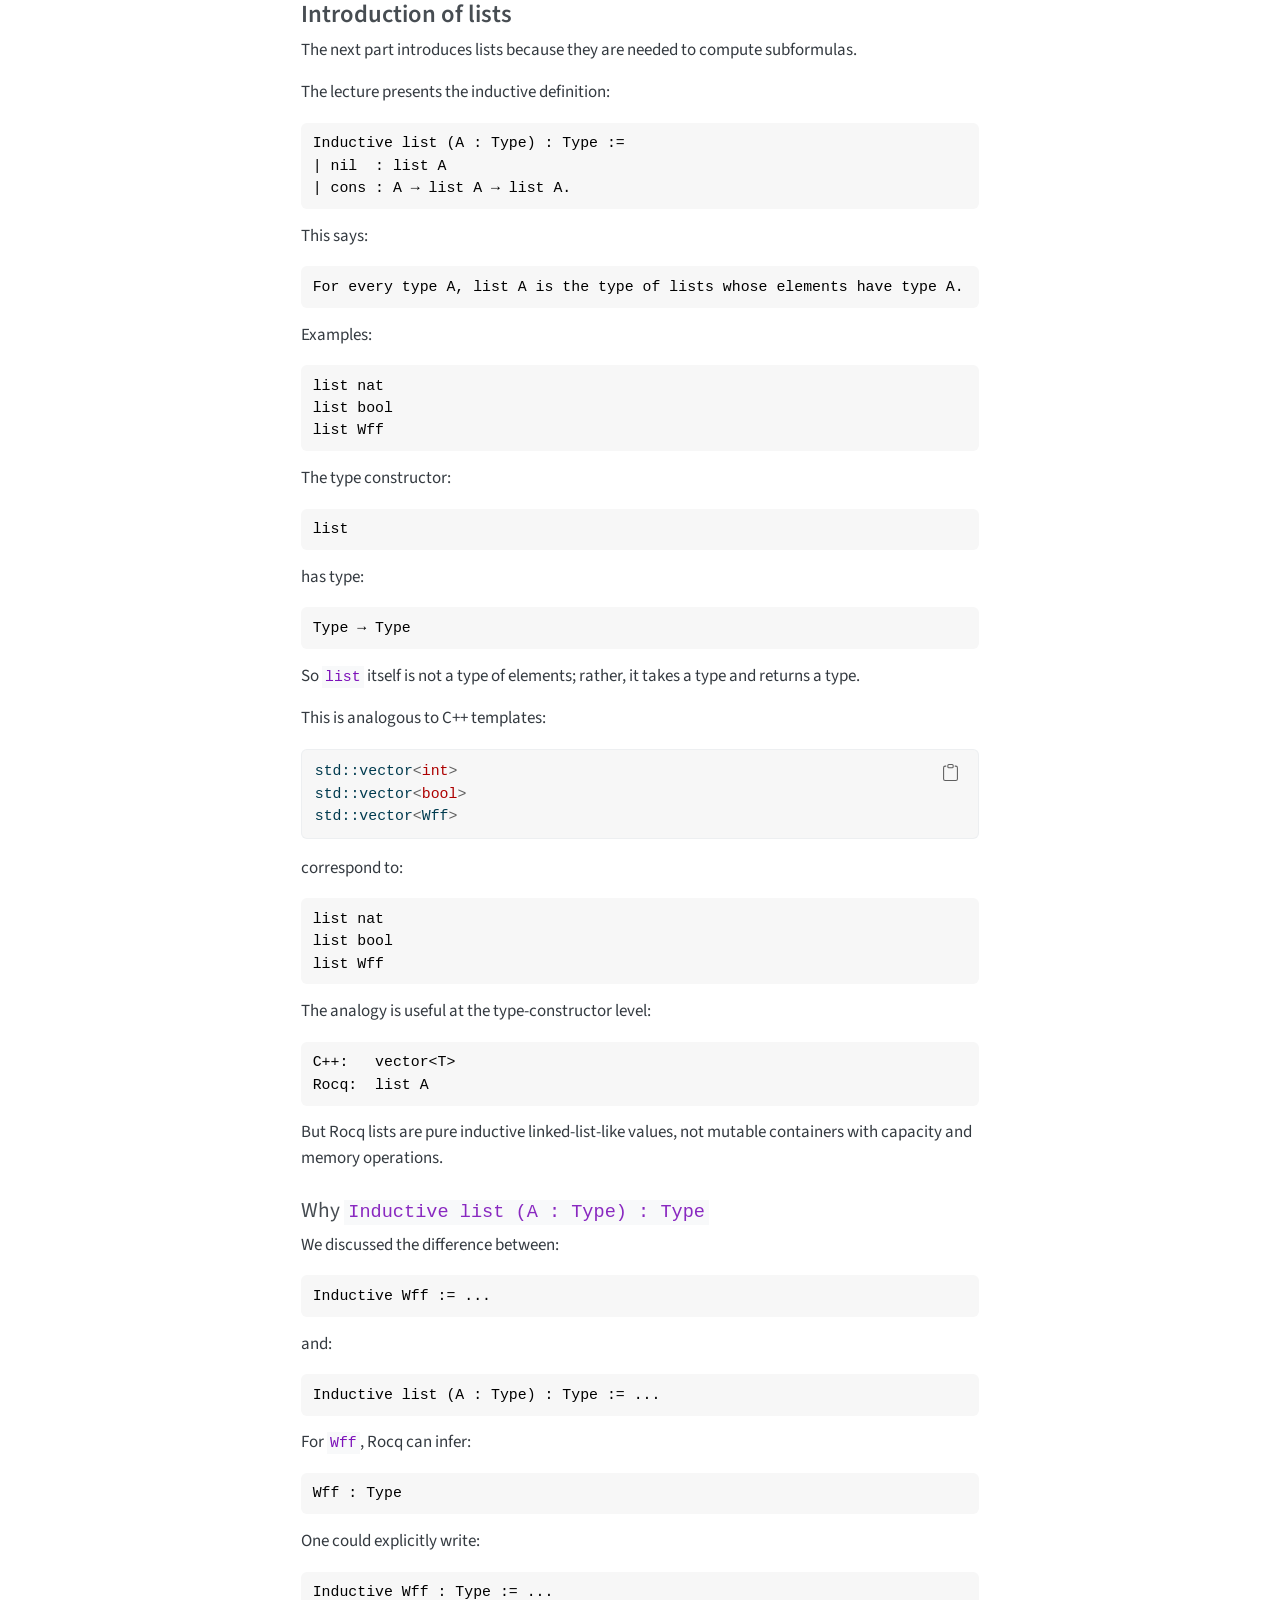
<file: 04-PropFormulas.html>
<!DOCTYPE html>
<html xmlns="http://www.w3.org/1999/xhtml" lang="en" xml:lang="en"><head>

<meta charset="utf-8">
<meta name="generator" content="quarto-1.7.32">

<meta name="viewport" content="width=device-width, initial-scale=1.0, user-scalable=yes">


<title>4&nbsp; Lecture 4 - Rocq Programming II – SoSe 26 Type Theory &amp; Logic &amp; Functional Programming Notes</title>
<style>
code{white-space: pre-wrap;}
span.smallcaps{font-variant: small-caps;}
div.columns{display: flex; gap: min(4vw, 1.5em);}
div.column{flex: auto; overflow-x: auto;}
div.hanging-indent{margin-left: 1.5em; text-indent: -1.5em;}
ul.task-list{list-style: none;}
ul.task-list li input[type="checkbox"] {
  width: 0.8em;
  margin: 0 0.8em 0.2em -1em; /* quarto-specific, see https://github.com/quarto-dev/quarto-cli/issues/4556 */ 
  vertical-align: middle;
}
/* CSS for syntax highlighting */
html { -webkit-text-size-adjust: 100%; }
pre > code.sourceCode { white-space: pre; position: relative; }
pre > code.sourceCode > span { display: inline-block; line-height: 1.25; }
pre > code.sourceCode > span:empty { height: 1.2em; }
.sourceCode { overflow: visible; }
code.sourceCode > span { color: inherit; text-decoration: inherit; }
div.sourceCode { margin: 1em 0; }
pre.sourceCode { margin: 0; }
@media screen {
div.sourceCode { overflow: auto; }
}
@media print {
pre > code.sourceCode { white-space: pre-wrap; }
pre > code.sourceCode > span { text-indent: -5em; padding-left: 5em; }
}
pre.numberSource code
  { counter-reset: source-line 0; }
pre.numberSource code > span
  { position: relative; left: -4em; counter-increment: source-line; }
pre.numberSource code > span > a:first-child::before
  { content: counter(source-line);
    position: relative; left: -1em; text-align: right; vertical-align: baseline;
    border: none; display: inline-block;
    -webkit-touch-callout: none; -webkit-user-select: none;
    -khtml-user-select: none; -moz-user-select: none;
    -ms-user-select: none; user-select: none;
    padding: 0 4px; width: 4em;
  }
pre.numberSource { margin-left: 3em;  padding-left: 4px; }
div.sourceCode
  {   }
@media screen {
pre > code.sourceCode > span > a:first-child::before { text-decoration: underline; }
}
</style>


<script src="site_libs/quarto-nav/quarto-nav.js"></script>
<script src="site_libs/quarto-nav/headroom.min.js"></script>
<script src="site_libs/clipboard/clipboard.min.js"></script>
<script src="site_libs/quarto-search/autocomplete.umd.js"></script>
<script src="site_libs/quarto-search/fuse.min.js"></script>
<script src="site_libs/quarto-search/quarto-search.js"></script>
<meta name="quarto:offset" content="./">
<link href="./05-semanticsPL.html" rel="next">
<link href="./03-BooleanValues.html" rel="prev">
<script src="site_libs/quarto-html/quarto.js" type="module"></script>
<script src="site_libs/quarto-html/tabsets/tabsets.js" type="module"></script>
<script src="site_libs/quarto-html/popper.min.js"></script>
<script src="site_libs/quarto-html/tippy.umd.min.js"></script>
<script src="site_libs/quarto-html/anchor.min.js"></script>
<link href="site_libs/quarto-html/tippy.css" rel="stylesheet">
<link href="site_libs/quarto-html/quarto-syntax-highlighting-37eea08aefeeee20ff55810ff984fec1.css" rel="stylesheet" id="quarto-text-highlighting-styles">
<script src="site_libs/bootstrap/bootstrap.min.js"></script>
<link href="site_libs/bootstrap/bootstrap-icons.css" rel="stylesheet">
<link href="site_libs/bootstrap/bootstrap-e920c21d6bc3d7ff29e2ffcfe306ac9a.min.css" rel="stylesheet" append-hash="true" id="quarto-bootstrap" data-mode="light">
<script id="quarto-search-options" type="application/json">{
  "location": "sidebar",
  "copy-button": false,
  "collapse-after": 3,
  "panel-placement": "start",
  "type": "textbox",
  "limit": 50,
  "keyboard-shortcut": [
    "f",
    "/",
    "s"
  ],
  "show-item-context": false,
  "language": {
    "search-no-results-text": "No results",
    "search-matching-documents-text": "matching documents",
    "search-copy-link-title": "Copy link to search",
    "search-hide-matches-text": "Hide additional matches",
    "search-more-match-text": "more match in this document",
    "search-more-matches-text": "more matches in this document",
    "search-clear-button-title": "Clear",
    "search-text-placeholder": "",
    "search-detached-cancel-button-title": "Cancel",
    "search-submit-button-title": "Submit",
    "search-label": "Search"
  }
}</script>
<script>
window.MathJax = {
  tex: {
    macros: {
      Nat: "\\mathbb{N}",
      WFF: "\\mathrm{WFF}",
      Atoms: "\\mathcal{A}",

      F: ["\\mathcal{F}_{#1}", 1],
      Fof: ["\\mathcal{F}(#1)", 1],

      Set: ["\\{\\, #1 \\;\\mid\\; #2 \\,\\}", 2],

      Height: ["\\mathrm{ht}(#1)", 1],
      Subf: ["\\mathrm{sf}_{#1}", 1],
      sfn: ["\\mathrm{sf}(#1)", 1],
      atoms: "\\mathrm{atoms}",
      atomsof: ["\\atoms(#1)", 1],

      Pow: ["\\mathcal{P(#1)}", 1],

      concat: "\\mathbin{+\\!\\!+}",

      // Lambda calculus and reduction notation
      labs: ["\\lambda #1.\\,(#2)", 2],
      tlabs: ["\\lambda #1 : #2.\\,#3", 3],
      lapp: ["(#1)\\,#2", 2],

      red: "\\to\\,",
      betared: "\\to_\\beta\\,",
      mred: "\\to^*\\,",
      infrule: ["\\frac{#1}{#2}", 2],

      // semantics of PL
      sem: ["\\left[\\!\\left[ #1 \\right]\\!\\right]", 1],
      interp: ["\\sem{#1}_{#2}", 2],
      Semantics: ["\\mathrm{Sem}(#1)", 1],

      // // Boolean Domain and Boolean Values
      Bool: "\\mathbb{B}",
      boolTrue: "\\overline{1}",
      boolFalse: "\\overline{0}",

      // // Boolean Operations
      booland: "\\mathbin{\\overline{\\land}}",
      boolor: "\\mathbin{\\overline{\\lor}}",
      boolimpl: "\\mathbin{\\overline{\\Rightarrow}}",
      boolnot: "\\mathop{\\overline{\\neg}}",

      // // valuation function
      valuation: "\\nu",
      valuationof: ["\\valuation(#1)", 1]


    }
  }
};
</script>


<link rel="stylesheet" href="styles.css">
</head>

<body class="nav-sidebar floating quarto-light">

<div id="quarto-search-results"></div>
  <header id="quarto-header" class="headroom fixed-top">
  <nav class="quarto-secondary-nav">
    <div class="container-fluid d-flex">
      <button type="button" class="quarto-btn-toggle btn" data-bs-toggle="collapse" role="button" data-bs-target=".quarto-sidebar-collapse-item" aria-controls="quarto-sidebar" aria-expanded="false" aria-label="Toggle sidebar navigation" onclick="if (window.quartoToggleHeadroom) { window.quartoToggleHeadroom(); }">
        <i class="bi bi-layout-text-sidebar-reverse"></i>
      </button>
        <nav class="quarto-page-breadcrumbs" aria-label="breadcrumb"><ol class="breadcrumb"><li class="breadcrumb-item"><a href="./01.html">Logic</a></li><li class="breadcrumb-item"><a href="./04-PropFormulas.html"><span class="chapter-number">4</span>&nbsp; <span class="chapter-title">Lecture 4 - Rocq Programming II</span></a></li></ol></nav>
        <a class="flex-grow-1" role="navigation" data-bs-toggle="collapse" data-bs-target=".quarto-sidebar-collapse-item" aria-controls="quarto-sidebar" aria-expanded="false" aria-label="Toggle sidebar navigation" onclick="if (window.quartoToggleHeadroom) { window.quartoToggleHeadroom(); }">      
        </a>
      <button type="button" class="btn quarto-search-button" aria-label="Search" onclick="window.quartoOpenSearch();">
        <i class="bi bi-search"></i>
      </button>
    </div>
  </nav>
</header>
<!-- content -->
<div id="quarto-content" class="quarto-container page-columns page-rows-contents page-layout-article">
<!-- sidebar -->
  <nav id="quarto-sidebar" class="sidebar collapse collapse-horizontal quarto-sidebar-collapse-item sidebar-navigation floating overflow-auto">
    <div class="pt-lg-2 mt-2 text-left sidebar-header">
    <div class="sidebar-title mb-0 py-0">
      <a href="./">SoSe 26 Type Theory &amp; Logic &amp; Functional Programming Notes</a> 
        <div class="sidebar-tools-main">
    <a href="./SoSe-26-Type-Theory---Logic---Functional-Programming-Notes.pdf" title="Download PDF" class="quarto-navigation-tool px-1" aria-label="Download PDF"><i class="bi bi-file-pdf"></i></a>
</div>
    </div>
      </div>
        <div class="mt-2 flex-shrink-0 align-items-center">
        <div class="sidebar-search">
        <div id="quarto-search" class="" title="Search"></div>
        </div>
        </div>
    <div class="sidebar-menu-container"> 
    <ul class="list-unstyled mt-1">
        <li class="sidebar-item">
  <div class="sidebar-item-container"> 
  <a href="./index.html" class="sidebar-item-text sidebar-link">
 <span class="menu-text">Preface</span></a>
  </div>
</li>
        <li class="sidebar-item sidebar-item-section">
      <div class="sidebar-item-container"> 
            <a class="sidebar-item-text sidebar-link text-start" data-bs-toggle="collapse" data-bs-target="#quarto-sidebar-section-1" role="navigation" aria-expanded="true">
 <span class="menu-text">Logic</span></a>
          <a class="sidebar-item-toggle text-start" data-bs-toggle="collapse" data-bs-target="#quarto-sidebar-section-1" role="navigation" aria-expanded="true" aria-label="Toggle section">
            <i class="bi bi-chevron-right ms-2"></i>
          </a> 
      </div>
      <ul id="quarto-sidebar-section-1" class="collapse list-unstyled sidebar-section depth1 show">  
          <li class="sidebar-item">
  <div class="sidebar-item-container"> 
  <a href="./01.html" class="sidebar-item-text sidebar-link">
 <span class="menu-text"><span class="chapter-number">1</span>&nbsp; <span class="chapter-title">Lecture 1 - Propositional Logic: Syntax</span></span></a>
  </div>
</li>
          <li class="sidebar-item">
  <div class="sidebar-item-container"> 
  <a href="./02.html" class="sidebar-item-text sidebar-link">
 <span class="menu-text"><span class="chapter-number">2</span>&nbsp; <span class="chapter-title">Lecture 2 - Height and Subformulas</span></span></a>
  </div>
</li>
          <li class="sidebar-item">
  <div class="sidebar-item-container"> 
  <a href="./03-BooleanValues.html" class="sidebar-item-text sidebar-link">
 <span class="menu-text"><span class="chapter-number">3</span>&nbsp; <span class="chapter-title">Lecture 3: Basics of Rocq</span></span></a>
  </div>
</li>
          <li class="sidebar-item">
  <div class="sidebar-item-container"> 
  <a href="./04-PropFormulas.html" class="sidebar-item-text sidebar-link active">
 <span class="menu-text"><span class="chapter-number">4</span>&nbsp; <span class="chapter-title">Lecture 4 - Rocq Programming II</span></span></a>
  </div>
</li>
          <li class="sidebar-item">
  <div class="sidebar-item-container"> 
  <a href="./05-semanticsPL.html" class="sidebar-item-text sidebar-link">
 <span class="menu-text"><span class="chapter-number">5</span>&nbsp; <span class="chapter-title">Lecture 5 / 6 - Semantics of PL</span></span></a>
  </div>
</li>
      </ul>
  </li>
        <li class="sidebar-item">
  <div class="sidebar-item-container"> 
  <a href="./references.html" class="sidebar-item-text sidebar-link">
 <span class="menu-text">References</span></a>
  </div>
</li>
        <li class="sidebar-item">
  <div class="sidebar-item-container"> 
  <a href="./resources.html" class="sidebar-item-text sidebar-link">
 <span class="menu-text"><span class="chapter-number">6</span>&nbsp; <span class="chapter-title">Resources</span></span></a>
  </div>
</li>
    </ul>
    </div>
</nav>
<div id="quarto-sidebar-glass" class="quarto-sidebar-collapse-item" data-bs-toggle="collapse" data-bs-target=".quarto-sidebar-collapse-item"></div>
<!-- margin-sidebar -->
    <div id="quarto-margin-sidebar" class="sidebar margin-sidebar">
        <nav id="TOC" role="doc-toc" class="toc-active">
    <h2 id="toc-title">Table of contents</h2>
   
  <ul>
  <li><a href="#inductive-formulas-lists-and-substitution" id="toc-inductive-formulas-lists-and-substitution" class="nav-link active" data-scroll-target="#inductive-formulas-lists-and-substitution">Inductive Formulas, Lists, and Substitution</a>
  <ul>
  <li><a href="#defining-well-formed-formulas-as-an-inductive-datatype" id="toc-defining-well-formed-formulas-as-an-inductive-datatype" class="nav-link" data-scroll-target="#defining-well-formed-formulas-as-an-inductive-datatype">Defining well-formed formulas as an inductive datatype</a>
  <ul class="collapse">
  <li><a href="#constructor-types" id="toc-constructor-types" class="nav-link" data-scroll-target="#constructor-types">Constructor types</a></li>
  <li><a href="#currying-and-partial-application" id="toc-currying-and-partial-application" class="nav-link" data-scroll-target="#currying-and-partial-application">Currying and partial application</a></li>
  </ul></li>
  <li><a href="#sections-and-local-variables" id="toc-sections-and-local-variables" class="nav-link" data-scroll-target="#sections-and-local-variables">Sections and local variables</a></li>
  <li><a href="#notation-declarations" id="toc-notation-declarations" class="nav-link" data-scroll-target="#notation-declarations">Notation declarations</a></li>
  <li><a href="#defining-formula-height-with-fixpoint" id="toc-defining-formula-height-with-fixpoint" class="nav-link" data-scroll-target="#defining-formula-height-with-fixpoint">Defining formula height with Fixpoint</a>
  <ul class="collapse">
  <li><a href="#why-fixpoint-is-needed" id="toc-why-fixpoint-is-needed" class="nav-link" data-scroll-target="#why-fixpoint-is-needed">Why Fixpoint is needed</a></li>
  <li><a href="#lower-level-fix" id="toc-lower-level-fix" class="nav-link" data-scroll-target="#lower-level-fix">Lower-level <code>fix</code></a></li>
  </ul></li>
  <li><a href="#goal-versus-theorem" id="toc-goal-versus-theorem" class="nav-link" data-scroll-target="#goal-versus-theorem">Goal versus Theorem</a></li>
  <li><a href="#why-reflexivity-proves-ht-ht₀" id="toc-why-reflexivity-proves-ht-ht₀" class="nav-link" data-scroll-target="#why-reflexivity-proves-ht-ht₀">Why reflexivity proves <code>ht = ht₀</code></a></li>
  <li><a href="#defining-a-function-using-tactics" id="toc-defining-a-function-using-tactics" class="nav-link" data-scroll-target="#defining-a-function-using-tactics">Defining a function using tactics</a></li>
  <li><a href="#the-role-of-induction-f" id="toc-the-role-of-induction-f" class="nav-link" data-scroll-target="#the-role-of-induction-f">The role of <code>induction F</code></a>
  <ul class="collapse">
  <li><a href="#why-defined-instead-of-qed" id="toc-why-defined-instead-of-qed" class="nav-link" data-scroll-target="#why-defined-instead-of-qed">Why <code>Defined</code> instead of <code>Qed</code></a></li>
  <li><a href="#the-version-using-all" id="toc-the-version-using-all" class="nav-link" data-scroll-target="#the-version-using-all">The version using <code>all:</code></a></li>
  </ul></li>
  <li><a href="#introduction-of-lists" id="toc-introduction-of-lists" class="nav-link" data-scroll-target="#introduction-of-lists">Introduction of lists</a>
  <ul class="collapse">
  <li><a href="#why-inductive-list-a-type-type" id="toc-why-inductive-list-a-type-type" class="nav-link" data-scroll-target="#why-inductive-list-a-type-type">Why <code>Inductive list (A : Type) : Type</code></a></li>
  <li><a href="#list-constructors" id="toc-list-constructors" class="nav-link" data-scroll-target="#list-constructors">List constructors</a></li>
  <li><a href="#arguments-and-implicit-parameters" id="toc-arguments-and-implicit-parameters" class="nav-link" data-scroll-target="#arguments-and-implicit-parameters">Arguments and implicit parameters</a></li>
  <li><a href="#friendlier-list-notation" id="toc-friendlier-list-notation" class="nav-link" data-scroll-target="#friendlier-list-notation">Friendlier list notation</a></li>
  </ul></li>
  <li><a href="#strict-subformulas" id="toc-strict-subformulas" class="nav-link" data-scroll-target="#strict-subformulas">Strict subformulas</a></li>
  <li><a href="#substitution-in-formulas" id="toc-substitution-in-formulas" class="nav-link" data-scroll-target="#substitution-in-formulas">Substitution in formulas</a>
  <ul class="collapse">
  <li><a href="#example-characteristic-function" id="toc-example-characteristic-function" class="nav-link" data-scroll-target="#example-characteristic-function">Example characteristic function</a></li>
  <li><a href="#example-replacement-families" id="toc-example-replacement-families" class="nav-link" data-scroll-target="#example-replacement-families">Example replacement families</a></li>
  <li><a href="#general-substitution-for-indexed-families" id="toc-general-substitution-for-indexed-families" class="nav-link" data-scroll-target="#general-substitution-for-indexed-families">General substitution for indexed families</a></li>
  <li><a href="#second-substitution-function" id="toc-second-substitution-function" class="nav-link" data-scroll-target="#second-substitution-function">Second substitution function</a></li>
  </ul></li>
  <li><a href="#final-exercise-adding-biconditional" id="toc-final-exercise-adding-biconditional" class="nav-link" data-scroll-target="#final-exercise-adding-biconditional">Final exercise: adding biconditional</a></li>
  <li><a href="#the-central-conceptual-pattern-of-the-whole-lecture" id="toc-the-central-conceptual-pattern-of-the-whole-lecture" class="nav-link" data-scroll-target="#the-central-conceptual-pattern-of-the-whole-lecture">30. The central conceptual pattern of the whole lecture</a></li>
  <li><a href="#the-deeper-lessons-from-our-supplementary-discussion" id="toc-the-deeper-lessons-from-our-supplementary-discussion" class="nav-link" data-scroll-target="#the-deeper-lessons-from-our-supplementary-discussion">The deeper lessons from our supplementary discussion</a>
  <ul class="collapse">
  <li><a href="#variable-is-not-an-imperative-variable" id="toc-variable-is-not-an-imperative-variable" class="nav-link" data-scroll-target="#variable-is-not-an-imperative-variable"><code>Variable</code> is not an imperative variable</a></li>
  <li><a href="#definition-introduces-a-fixed-named-term" id="toc-definition-introduces-a-fixed-named-term" class="nav-link" data-scroll-target="#definition-introduces-a-fixed-named-term"><code>Definition</code> introduces a fixed named term</a></li>
  <li><a href="#fixpoint-is-controlled-recursion" id="toc-fixpoint-is-controlled-recursion" class="nav-link" data-scroll-target="#fixpoint-is-controlled-recursion"><code>Fixpoint</code> is controlled recursion</a></li>
  <li><a href="#fix-is-the-lower-level-recursive-term" id="toc-fix-is-the-lower-level-recursive-term" class="nav-link" data-scroll-target="#fix-is-the-lower-level-recursive-term"><code>fix</code> is the lower-level recursive term</a></li>
  <li><a href="#goal-is-an-anonymous-theorem" id="toc-goal-is-an-anonymous-theorem" class="nav-link" data-scroll-target="#goal-is-an-anonymous-theorem"><code>Goal</code> is an anonymous theorem</a></li>
  <li><a href="#reflexivity-proves-definitional-equality" id="toc-reflexivity-proves-definitional-equality" class="nav-link" data-scroll-target="#reflexivity-proves-definitional-equality"><code>reflexivity</code> proves definitional equality</a></li>
  <li><a href="#tactics-can-build-programs" id="toc-tactics-can-build-programs" class="nav-link" data-scroll-target="#tactics-can-build-programs">Tactics can build programs</a></li>
  <li><a href="#defined-keeps-the-term-transparent" id="toc-defined-keeps-the-term-transparent" class="nav-link" data-scroll-target="#defined-keeps-the-term-transparent"><code>Defined</code> keeps the term transparent</a></li>
  <li><a href="#polymorphic-inductive-types-are-type-constructors" id="toc-polymorphic-inductive-types-are-type-constructors" class="nav-link" data-scroll-target="#polymorphic-inductive-types-are-type-constructors">Polymorphic inductive types are type constructors</a></li>
  <li><a href="#implicit-arguments-reduce-verbosity" id="toc-implicit-arguments-reduce-verbosity" class="nav-link" data-scroll-target="#implicit-arguments-reduce-verbosity">Implicit arguments reduce verbosity</a></li>
  </ul></li>
  <li><a href="#best-mental-model-for-the-lecture" id="toc-best-mental-model-for-the-lecture" class="nav-link" data-scroll-target="#best-mental-model-for-the-lecture">Best mental model for the lecture</a></li>
  </ul></li>
  </ul>
</nav>
    </div>
<!-- main -->
<main class="content" id="quarto-document-content">

<header id="title-block-header" class="quarto-title-block default"><nav class="quarto-page-breadcrumbs quarto-title-breadcrumbs d-none d-lg-block" aria-label="breadcrumb"><ol class="breadcrumb"><li class="breadcrumb-item"><a href="./01.html">Logic</a></li><li class="breadcrumb-item"><a href="./04-PropFormulas.html"><span class="chapter-number">4</span>&nbsp; <span class="chapter-title">Lecture 4 - Rocq Programming II</span></a></li></ol></nav>
<div class="quarto-title">
<h1 class="title"><span class="chapter-number">4</span>&nbsp; <span class="chapter-title">Lecture 4 - Rocq Programming II</span></h1>
</div>



<div class="quarto-title-meta">

    
  
    
  </div>
  


</header>


<section id="inductive-formulas-lists-and-substitution" class="level2">
<h2 class="anchored" data-anchor-id="inductive-formulas-lists-and-substitution">Inductive Formulas, Lists, and Substitution</h2>
<p>Below is a consolidated summary of the whole Rocq lecture file <code>PropFormulas.v</code>, together with the extra conceptual points we discussed while revising it.</p>
<section id="defining-well-formed-formulas-as-an-inductive-datatype" class="level3">
<h3 class="anchored" data-anchor-id="defining-well-formed-formulas-as-an-inductive-datatype">Defining well-formed formulas as an inductive datatype</h3>
<p>The central datatype is:</p>
<pre class="coq"><code>Inductive Wff :=
  P    : ℕ   → Wff
| Neg  : Wff → Wff
| Impl : Wff → Wff → Wff
| Conj : Wff → Wff → Wff
| Disj : Wff → Wff → Wff.</code></pre>
<p>This says that <code>Wff</code> is the type of well-formed propositional formulas.</p>
<p>Each constructor corresponds to a formation rule:</p>
<pre class="text"><code>P n          is an atomic proposition.
Neg F        is the negation of F.
Impl F G     is the implication F ⇒ G.
Conj F G     is the conjunction F ∧ G.
Disj F G     is the disjunction F ∨ G.</code></pre>
<p>So the inductive datatype corresponds directly to the grammar of propositional formulas:</p>
<pre class="text"><code>F ::= Pₙ | ¬F | F ⇒ F | F ∧ F | F ∨ F</code></pre>
<p>The important point is:</p>
<pre class="text"><code>An inductive type tells Rocq how objects of that type can be constructed.</code></pre>
<p>So <code>Wff</code> is not just a set declared abstractly. It is generated by the constructors <code>P</code>, <code>Neg</code>, <code>Impl</code>, <code>Conj</code>, and <code>Disj</code>.</p>
<section id="constructor-types" class="level4">
<h4 class="anchored" data-anchor-id="constructor-types">Constructor types</h4>
<p>The declaration defines constructors with types:</p>
<pre class="coq"><code>P    : ℕ → Wff
Neg  : Wff → Wff
Impl : Wff → Wff → Wff
Conj : Wff → Wff → Wff
Disj : Wff → Wff → Wff</code></pre>
<p>Examples:</p>
<pre class="coq"><code>Check P.
Check Neg.
Check Impl.</code></pre>
<p>For atomic propositions:</p>
<pre class="coq"><code>Check P 0.
Check P 42.</code></pre>
<p>Both have type:</p>
<pre class="coq"><code>Wff</code></pre>
<p>Composite formulas can be built by applying constructors:</p>
<pre class="coq"><code>Check Neg (P 0).
Check Impl (P 1) (P 2).
Check Conj (P 1) (P 2).</code></pre>
<p>For example:</p>
<pre class="coq"><code>Definition F₁ := Neg (P 0).
Definition F₂ := Conj (P 1) (P 2).</code></pre>
<p>Then:</p>
<pre class="coq"><code>Impl F₁ F₂</code></pre>
<p>is again a formula of type <code>Wff</code>.</p>
</section>
<section id="currying-and-partial-application" class="level4">
<h4 class="anchored" data-anchor-id="currying-and-partial-application">Currying and partial application</h4>
<p>The constructor:</p>
<pre class="coq"><code>Impl : Wff → Wff → Wff</code></pre>
<p>is curried.</p>
<p>This does not mean that <code>Impl</code> takes a pair:</p>
<pre class="coq"><code>Wff × Wff → Wff</code></pre>
<p>Instead it means:</p>
<pre class="coq"><code>Impl : Wff → (Wff → Wff)</code></pre>
<p>So <code>Impl</code> takes one formula and returns a function waiting for the second formula.</p>
<p>The lecture demonstrates this using:</p>
<pre class="coq"><code>Section Scratch.
  
  Variable (dummy_formula : Wff).
  Check Impl dummy_formula.

End Scratch.</code></pre>
<p>Inside the section:</p>
<pre class="coq"><code>Variable (dummy_formula : Wff).</code></pre>
<p>means:</p>
<pre class="text"><code>Let dummy_formula be an arbitrary formula of type Wff.</code></pre>
<p>Then:</p>
<pre class="coq"><code>Check Impl dummy_formula.</code></pre>
<p>shows that after applying <code>Impl</code> to one formula, the result has type:</p>
<pre class="coq"><code>Wff → Wff</code></pre>
<p>So:</p>
<pre class="coq"><code>Impl dummy_formula : Wff → Wff</code></pre>
<p>Then, after applying a second argument:</p>
<pre class="coq"><code>Impl dummy_formula (P 0) : Wff</code></pre>
<p>This illustrates partial application.</p>
</section>
</section>
<section id="sections-and-local-variables" class="level3">
<h3 class="anchored" data-anchor-id="sections-and-local-variables">Sections and local variables</h3>
<p>The block:</p>
<pre class="coq"><code>Section Scratch.
  Variable (dummy_formula : Wff).
  Check Impl dummy_formula.
End Scratch.</code></pre>
<p>creates a temporary local context.</p>
<p>Inside the section, Rocq knows:</p>
<pre class="coq"><code>dummy_formula : Wff</code></pre>
<p>After:</p>
<pre class="coq"><code>End Scratch.</code></pre>
<p>the variable disappears.</p>
<p>So <code>Section ... End</code> is useful for temporary assumptions, local experiments, and definitions that depend on parameters.</p>
<p>We discussed that:</p>
<pre class="coq"><code>Variable dummy_formula : Wff.</code></pre>
<p>and:</p>
<pre class="coq"><code>Variable (dummy_formula : Wff).</code></pre>
<p>are essentially equivalent here.</p>
<p>Both mean:</p>
<pre class="text"><code>Assume dummy_formula is an arbitrary element of Wff.</code></pre>
<p>This is not an imperative-programming variable. It is not a mutable storage cell. It is more like the mathematical phrase:</p>
<pre class="text"><code>Let F be an arbitrary well-formed formula.</code></pre>
<p>We clarified the difference between <code>Variable</code> and <code>Definition</code>.</p>
<p>A declaration like:</p>
<pre class="coq"><code>Variable F : Wff.</code></pre>
<p>means:</p>
<pre class="text"><code>Assume an arbitrary formula F.</code></pre>
<p>It does not construct a concrete formula.</p>
<p>A definition like:</p>
<pre class="coq"><code>Definition F : Wff := P 0.</code></pre>
<p>means:</p>
<pre class="text"><code>Define F to be the concrete formula P 0.</code></pre>
<p>So <code>Variable</code> is an assumption or parameter, while <code>Definition</code> introduces a named term.</p>
<p>You cannot generally do this:</p>
<pre class="coq"><code>Variable x : A.
Definition x := val.</code></pre>
<p>because <code>x</code> is already a name in the current scope. Also, <code>Variable x : A</code> is not an uninitialized placeholder waiting to be assigned later. It is already an arbitrary but fixed object of type <code>A</code>.</p>
<p>The usual Rocq workflow is not:</p>
<pre class="text"><code>declare x, then assign x later</code></pre>
<p>but rather:</p>
<pre class="text"><code>work generally with x as a parameter,
then later instantiate definitions or theorems with a concrete value.</code></pre>
</section>
<section id="notation-declarations" class="level3">
<h3 class="anchored" data-anchor-id="notation-declarations">Notation declarations</h3>
<p>The lecture introduces readable notation:</p>
<pre class="coq"><code>Notation "a ∧ b" := (Conj a b) (at level 80, right associativity).
Notation "a ∨ b" := (Disj a b) (at level 85, right associativity).
Notation "a ⇒ b" := (Impl a b) (at level 99, right associativity).
Notation "¬ a" := (Neg a) (at level 75, format "¬ a").</code></pre>
<p>These do not create new constructors. They only tell the parser and printer how to read and display expressions.</p>
<p>So:</p>
<pre class="coq"><code>P 0 ∧ P 1</code></pre>
<p>is notation for:</p>
<pre class="coq"><code>Conj (P 0) (P 1)</code></pre>
<p>Similarly:</p>
<pre class="coq"><code>¬ P 0</code></pre>
<p>is notation for:</p>
<pre class="coq"><code>Neg (P 0)</code></pre>
<p>We also discussed that one cannot type-check an infix notation by writing:</p>
<pre class="coq"><code>Check /\.</code></pre>
<p>or similarly for Unicode operators.</p>
<p>Notation is not a standalone term. It is a parsing pattern.</p>
<p>Instead, one can check:</p>
<pre class="coq"><code>Check Conj.
Check (P 0 ∧ P 1).
Check (fun a b =&gt; a ∧ b).</code></pre>
<p>The last one treats the notation as a binary operation by eta-expanding it into a function.</p>
</section>
<section id="defining-formula-height-with-fixpoint" class="level3">
<h3 class="anchored" data-anchor-id="defining-formula-height-with-fixpoint">Defining formula height with Fixpoint</h3>
<p>The first serious recursive function is the height function:</p>
<pre class="coq"><code>Fixpoint ht (F : Wff) : ℕ :=
  match F with
  | P i       =&gt; 0
  | Neg F     =&gt; 1 + ht F
  | Impl F F' =&gt; 1 + max (ht F) (ht F')
  | Conj F F' =&gt; 1 + max (ht F) (ht F')
  | Disj F F' =&gt; 1 + max (ht F) (ht F')
  end.</code></pre>
<p>Conceptually:</p>
<pre class="text"><code>The height of an atom is 0.
The height of ¬F is 1 + height of F.
The height of a binary formula F ⋄ G is 1 + max(height F, height G).</code></pre>
<p>The important Rocq idea:</p>
<pre class="text"><code>Fixpoint is used for recursive definitions.</code></pre>
<p>For ordinary non-recursive functions, one writes:</p>
<pre class="coq"><code>Definition f (x : A) := ...</code></pre>
<p>But for recursive functions, the function body refers to the function itself, so one uses:</p>
<pre class="coq"><code>Fixpoint f (x : A) := ...</code></pre>
<p>Rocq only accepts recursive definitions when it can verify termination. In this case, recursive calls are made on structurally smaller subformulas:</p>
<pre class="coq"><code>ht F
ht F'</code></pre>
<p>where <code>F</code> and <code>F'</code> are subformulas of the original formula.</p>
<section id="why-fixpoint-is-needed" class="level4">
<h4 class="anchored" data-anchor-id="why-fixpoint-is-needed">Why Fixpoint is needed</h4>
<p>A recursive function such as height satisfies equations like:</p>
<pre class="text"><code>ht (Neg F) = 1 + ht F
ht (Conj F G) = 1 + max (ht F) (ht G)</code></pre>
<p>So the function refers to itself.</p>
<p>A plain <code>Definition</code> cannot introduce such self-reference directly. That is why Rocq has a special recursive definition construct:</p>
<pre class="coq"><code>Fixpoint</code></pre>
<p>We discussed that <code>Fixpoint</code> is related to the mathematical idea of fixed points.</p>
<p>A recursive definition can be seen abstractly as an equation:</p>
<pre class="text"><code>f = T(f)</code></pre>
<p>where <code>T</code> is an operator that takes a candidate function and returns an improved/new function.</p>
<p>For factorial, one can define an operator:</p>
<pre class="text"><code>T(g)(0)     = 1
T(g)(n + 1) = (n + 1) · g(n)</code></pre>
<p>Then factorial is a fixed point of <code>T</code>:</p>
<pre class="text"><code>fact = T(fact)</code></pre>
<p>This operator viewpoint is not necessary for ordinary Rocq programming, but it explains the word “Fixpoint” and connects to recursion theory, lambda calculus, domain theory, and denotational semantics.</p>
<p>In Rocq, however, the practical rule is:</p>
<pre class="text"><code>Fixpoint = recursive function accepted only if Rocq can see termination.</code></pre>
</section>
<section id="lower-level-fix" class="level4">
<h4 class="anchored" data-anchor-id="lower-level-fix">Lower-level <code>fix</code></h4>
<p>The lecture then shows that the height function can also be defined using the lower-level <code>fix</code> term:</p>
<pre class="coq"><code>Definition ht₀ : Wff → ℕ :=
  fix ht (F : Wff) : ℕ :=
    match F with
    | P i       =&gt; 0
    | Neg F     =&gt; 1 + ht F
    | Impl F F' =&gt; 1 + max (ht F) (ht F')
    | Conj F F' =&gt; 1 + max (ht F) (ht F')
    | Disj F F' =&gt; 1 + max (ht F) (ht F')
    end.</code></pre>
<p>Here:</p>
<pre class="coq"><code>fix ht (F : Wff) : ℕ := ...</code></pre>
<p>is an explicit recursive function term.</p>
<p>The name <code>ht</code> inside the <code>fix</code> expression is the self-reference used for recursive calls.</p>
<p>So:</p>
<pre class="coq"><code>Fixpoint ht (F : Wff) : ℕ := ...</code></pre>
<p>is a convenient command-level syntax, while:</p>
<pre class="coq"><code>Definition ht₀ : Wff → ℕ :=
  fix ht (F : Wff) : ℕ := ...</code></pre>
<p>uses the lower-level recursive term former.</p>
<p>The lecture then proves:</p>
<pre class="coq"><code>Goal ht = ht₀.
Proof.
  reflexivity.
Qed.</code></pre>
<p>This shows that the two definitions coincide.</p>
</section>
</section>
<section id="goal-versus-theorem" class="level3">
<h3 class="anchored" data-anchor-id="goal-versus-theorem">Goal versus Theorem</h3>
<p>We discussed:</p>
<pre class="coq"><code>Goal ht = ht₀.
Proof.
  reflexivity.
Qed.</code></pre>
<p><code>Goal</code> starts an anonymous theorem.</p>
<p>It is like:</p>
<pre class="coq"><code>Theorem ht_eq_ht0 : ht = ht₀.
Proof.
  reflexivity.
Qed.</code></pre>
<p>except the result is not given a useful global name.</p>
<p>So <code>Goal</code> is often used for:</p>
<pre class="text"><code>small experiments
lecture demonstrations
checking that something is provable</code></pre>
</section>
<section id="why-reflexivity-proves-ht-ht₀" class="level3">
<h3 class="anchored" data-anchor-id="why-reflexivity-proves-ht-ht₀">Why reflexivity proves <code>ht = ht₀</code></h3>
<p>The tactic:</p>
<pre class="coq"><code>reflexivity.</code></pre>
<p>proves equalities whose two sides are equal after computation/unfolding.</p>
<p>It does not only check textual equality. It checks definitional equality.</p>
<p>Here, <code>ht</code> and <code>ht₀</code> reduce to the same underlying recursive function. Therefore:</p>
<pre class="coq"><code>reflexivity</code></pre>
<p>can prove:</p>
<pre class="coq"><code>ht = ht₀</code></pre>
<p>This is an example of equality by computation.</p>
<p>This differs from equalities requiring real reasoning, such as:</p>
<pre class="coq"><code>forall n : nat, n + 0 = n</code></pre>
<p>which usually needs induction.</p>
</section>
<section id="defining-a-function-using-tactics" class="level3">
<h3 class="anchored" data-anchor-id="defining-a-function-using-tactics">Defining a function using tactics</h3>
<p>The lecture then defines height again, this time using proof/tactic mode:</p>
<pre class="coq"><code>Definition ht₁ (F : Wff) : ℕ.
Proof.
  induction F.
  - exact 0.
  - exact (1 + IHF).
  - exact (1 + (max IHF1 IHF2)).
  - exact (1 + (max IHF1 IHF2)).
  - exact (1 + (max IHF1 IHF2)).
Defined.</code></pre>
<p>This looks like a proof, but it defines a function.</p>
<p>The line:</p>
<pre class="coq"><code>Definition ht₁ (F : Wff) : ℕ.</code></pre>
<p>means:</p>
<pre class="text"><code>Define ht₁.
It takes F : Wff.
It must return a natural number.
I will construct the body interactively.</code></pre>
<p>After this, Rocq enters proof mode. The goal is:</p>
<pre class="coq"><code>ℕ</code></pre>
<p>under the assumption:</p>
<pre class="coq"><code>F : Wff</code></pre>
<p>In type theory, proving and constructing are the same kind of activity. A goal is a type, and solving the goal means constructing a term of that type.</p>
<p>If the goal is a proposition, the term is a proof.</p>
<p>If the goal is <code>ℕ</code>, the term is a natural number.</p>
<p>So this tactic script constructs a program.</p>
</section>
<section id="the-role-of-induction-f" class="level3">
<h3 class="anchored" data-anchor-id="the-role-of-induction-f">The role of <code>induction F</code></h3>
<p>The tactic:</p>
<pre class="coq"><code>induction F.</code></pre>
<p>splits into cases according to the constructors of <code>Wff</code>.</p>
<p>Since <code>Wff</code> has five constructors, it produces five cases:</p>
<pre class="text"><code>F = P i
F = Neg F
F = Impl F1 F2
F = Conj F1 F2
F = Disj F1 F2</code></pre>
<p>In each case, the goal is to construct a natural number, the height.</p>
<p>For the atom case:</p>
<pre class="coq"><code>exact 0.</code></pre>
<p>For the negation case, Rocq provides an induction result:</p>
<pre class="coq"><code>IHF : ℕ</code></pre>
<p>which plays the role of the recursively computed height of the subformula. So:</p>
<pre class="coq"><code>exact (1 + IHF).</code></pre>
<p>For binary constructors, Rocq provides:</p>
<pre class="coq"><code>IHF1 : ℕ
IHF2 : ℕ</code></pre>
<p>corresponding to the recursively computed heights of the two subformulas. So:</p>
<pre class="coq"><code>exact (1 + (max IHF1 IHF2)).</code></pre>
<p>The correspondence is:</p>
<pre class="text"><code>Fixpoint recursive call      tactic version

ht F                         IHF
ht F1                        IHF1
ht F2                        IHF2</code></pre>
<p>So the induction tactic builds the same recursive function.</p>
<section id="why-defined-instead-of-qed" class="level4">
<h4 class="anchored" data-anchor-id="why-defined-instead-of-qed">Why <code>Defined</code> instead of <code>Qed</code></h4>
<p>The tactic-defined function ends with:</p>
<pre class="coq"><code>Defined.</code></pre>
<p>rather than:</p>
<pre class="coq"><code>Qed.</code></pre>
<p>The difference:</p>
<pre class="text"><code>Qed      closes the proof opaquely.
Defined  closes it transparently.</code></pre>
<p>For ordinary proofs, <code>Qed</code> is common.</p>
<p>For functions/programs built with tactics, <code>Defined</code> is usually needed if we want Rocq to compute with the definition.</p>
<p>So if <code>ht₁</code> is ended with <code>Defined</code>, then:</p>
<pre class="coq"><code>Compute ht₁ some_formula.</code></pre>
<p>can unfold and compute.</p>
<p>If ended with <code>Qed</code>, the definition may become opaque and computation will not unfold it as expected.</p>
</section>
<section id="the-version-using-all" class="level4">
<h4 class="anchored" data-anchor-id="the-version-using-all">The version using <code>all:</code></h4>
<p>The lecture then defines another version:</p>
<pre class="coq"><code>Definition ht₂ (F : Wff) : ℕ.
Proof.
  induction F.
  exact 0.
  exact (1 + IHF).
  all: exact (1 + (max IHF1 IHF2)).
Defined.</code></pre>
<p>This is the same function again.</p>
<p>The only new syntax is:</p>
<pre class="coq"><code>all: tactic.</code></pre>
<p>It means:</p>
<pre class="text"><code>Apply this tactic to all remaining goals.</code></pre>
<p>After:</p>
<pre class="coq"><code>induction F.</code></pre>
<p>there are five goals.</p>
<p>The first goal is solved by:</p>
<pre class="coq"><code>exact 0.</code></pre>
<p>The second goal is solved by:</p>
<pre class="coq"><code>exact (1 + IHF).</code></pre>
<p>The remaining three goals are the binary cases: implication, conjunction, disjunction.</p>
<p>They all have the same shape, with two induction results:</p>
<pre class="coq"><code>IHF1 : ℕ
IHF2 : ℕ</code></pre>
<p>So the same expression works for all of them:</p>
<pre class="coq"><code>all: exact (1 + (max IHF1 IHF2)).</code></pre>
<p>This is more compact, but less explicit than the bullet version.</p>
</section>
</section>
<section id="introduction-of-lists" class="level3">
<h3 class="anchored" data-anchor-id="introduction-of-lists">Introduction of lists</h3>
<p>The next part introduces lists because they are needed to compute subformulas.</p>
<p>The lecture presents the inductive definition:</p>
<pre class="coq"><code>Inductive list (A : Type) : Type :=
| nil  : list A
| cons : A → list A → list A.</code></pre>
<p>This says:</p>
<pre class="text"><code>For every type A, list A is the type of lists whose elements have type A.</code></pre>
<p>Examples:</p>
<pre class="coq"><code>list nat
list bool
list Wff</code></pre>
<p>The type constructor:</p>
<pre class="coq"><code>list</code></pre>
<p>has type:</p>
<pre class="coq"><code>Type → Type</code></pre>
<p>So <code>list</code> itself is not a type of elements; rather, it takes a type and returns a type.</p>
<p>This is analogous to C++ templates:</p>
<div class="sourceCode" id="cb97"><pre class="sourceCode cpp code-with-copy"><code class="sourceCode cpp"><span id="cb97-1"><a href="#cb97-1" aria-hidden="true" tabindex="-1"></a><span class="bu">std::</span>vector<span class="op">&lt;</span><span class="dt">int</span><span class="op">&gt;</span></span>
<span id="cb97-2"><a href="#cb97-2" aria-hidden="true" tabindex="-1"></a><span class="bu">std::</span>vector<span class="op">&lt;</span><span class="dt">bool</span><span class="op">&gt;</span></span>
<span id="cb97-3"><a href="#cb97-3" aria-hidden="true" tabindex="-1"></a><span class="bu">std::</span>vector<span class="op">&lt;</span>Wff<span class="op">&gt;</span></span></code><button title="Copy to Clipboard" class="code-copy-button"><i class="bi"></i></button></pre></div>
<p>correspond to:</p>
<pre class="coq"><code>list nat
list bool
list Wff</code></pre>
<p>The analogy is useful at the type-constructor level:</p>
<pre class="text"><code>C++:   vector&lt;T&gt;
Rocq:  list A</code></pre>
<p>But Rocq lists are pure inductive linked-list-like values, not mutable containers with capacity and memory operations.</p>
<section id="why-inductive-list-a-type-type" class="level4">
<h4 class="anchored" data-anchor-id="why-inductive-list-a-type-type">Why <code>Inductive list (A : Type) : Type</code></h4>
<p>We discussed the difference between:</p>
<pre class="coq"><code>Inductive Wff := ...</code></pre>
<p>and:</p>
<pre class="coq"><code>Inductive list (A : Type) : Type := ...</code></pre>
<p>For <code>Wff</code>, Rocq can infer:</p>
<pre class="coq"><code>Wff : Type</code></pre>
<p>One could explicitly write:</p>
<pre class="coq"><code>Inductive Wff : Type := ...</code></pre>
<p>For <code>list</code>, the declaration means:</p>
<pre class="text"><code>For each type A, list A is a Type.</code></pre>
<p>So:</p>
<pre class="coq"><code>list : Type → Type</code></pre>
<p>and:</p>
<pre class="coq"><code>list A : Type</code></pre>
<p>The final <code>: Type</code> says that once <code>A : Type</code> is given, <code>list A</code> is itself a type.</p>
<p>We noted that Rocq can often infer the final <code>: Type</code>, so one could often write:</p>
<pre class="coq"><code>Inductive list (A : Type) := ...</code></pre>
<p>But the lecture writes it explicitly for clarity.</p>
</section>
<section id="list-constructors" class="level4">
<h4 class="anchored" data-anchor-id="list-constructors">List constructors</h4>
<p>The constructors are:</p>
<pre class="coq"><code>nil  : list A
cons : A → list A → list A</code></pre>
<p>More explicitly, because <code>list</code> is polymorphic:</p>
<pre class="coq"><code>nil  : forall A : Type, list A
cons : forall A : Type, A → list A → list A</code></pre>
<p>So fully explicit uses look like:</p>
<pre class="coq"><code>nil bool
cons bool true (nil bool)
cons nat 3 (nil nat)
cons Wff (P 0) (nil Wff)</code></pre>
<p>But this is verbose.</p>
</section>
<section id="arguments-and-implicit-parameters" class="level4">
<h4 class="anchored" data-anchor-id="arguments-and-implicit-parameters">Arguments and implicit parameters</h4>
<p>The lecture comments out or discusses:</p>
<pre class="coq"><code>Arguments nil {A}.
Arguments cons {A} a l.</code></pre>
<p>These commands control implicit arguments.</p>
<p>The curly braces mean:</p>
<pre class="text"><code>This argument should be implicit; Rocq should infer it when possible.</code></pre>
<p>So:</p>
<pre class="coq"><code>Arguments nil {A}.</code></pre>
<p>means:</p>
<pre class="text"><code>The type parameter A of nil is implicit.</code></pre>
<p>And:</p>
<pre class="coq"><code>Arguments cons {A} a l.</code></pre>
<p>means:</p>
<pre class="text"><code>The type parameter A of cons is implicit.
The element a and tail l remain explicit.</code></pre>
<p>Without implicit arguments, one writes:</p>
<pre class="coq"><code>cons bool true (nil bool)</code></pre>
<p>With implicit arguments, one can write:</p>
<pre class="coq"><code>cons true nil</code></pre>
<p>and Rocq infers:</p>
<pre class="coq"><code>A = bool</code></pre>
<p>from <code>true : bool</code>.</p>
<p>We also discussed the <code>@</code> notation:</p>
<pre class="coq"><code>@nil
@cons</code></pre>
<p>The <code>@</code> forces Rocq to show or use all arguments explicitly, including implicit ones.</p>
<p>So:</p>
<pre class="coq"><code>cons true nil</code></pre>
<p>is roughly shorthand for:</p>
<pre class="coq"><code>@cons bool true (@nil bool)</code></pre>
</section>
<section id="friendlier-list-notation" class="level4">
<h4 class="anchored" data-anchor-id="friendlier-list-notation">Friendlier list notation</h4>
<p>The lecture then introduces standard list notation:</p>
<pre class="coq"><code>Open Scope list_scope.</code></pre>
<p>and imports list notation:</p>
<pre class="coq"><code>From Stdlib Require Import List.
Import ListNotations.</code></pre>
<p>This allows syntax such as:</p>
<pre class="coq"><code>[1; 2; 3]
1 :: [2; 3]
[]</code></pre>
<p>The notation:</p>
<pre class="coq"><code>x :: xs</code></pre>
<p>means:</p>
<pre class="coq"><code>cons x xs</code></pre>
<p>So:</p>
<pre class="coq"><code>1 :: 2 :: 3 :: nil</code></pre>
<p>means:</p>
<pre class="coq"><code>cons 1 (cons 2 (cons 3 nil))</code></pre>
<p>And:</p>
<pre class="coq"><code>[1; 2; 3]</code></pre>
<p>is nicer notation for the same list.</p>
</section>
</section>
<section id="strict-subformulas" class="level3">
<h3 class="anchored" data-anchor-id="strict-subformulas">Strict subformulas</h3>
<p>The lecture then defines a function computing strict subformulas:</p>
<pre class="coq"><code>Fixpoint strict_sf (F : Wff) : list Wff :=
  match F with 
  | P i       =&gt; nil
  | Neg F     =&gt; F :: strict_sf F
  | Conj F F' =&gt; (F :: strict_sf F) ++ (F' :: strict_sf F')
  | Disj F F' =&gt; (F :: strict_sf F) ++ (F' :: strict_sf F')
  | Impl F F' =&gt; (cons F (strict_sf F)) ++ (cons F' (strict_sf F'))
  end.</code></pre>
<p>The meaning:</p>
<pre class="text"><code>An atom has no strict subformulas.

The strict subformulas of ¬F are:
  F itself, plus the strict subformulas of F.

The strict subformulas of F ⋄ G are:
  F and all strict subformulas of F,
  together with G and all strict subformulas of G.</code></pre>
<p>The operator:</p>
<pre class="coq"><code>++</code></pre>
<p>is list concatenation.</p>
<p>So:</p>
<pre class="coq"><code>(F :: strict_sf F) ++ (F' :: strict_sf F')</code></pre>
<p>means:</p>
<pre class="text"><code>combine the left-subformula list and right-subformula list</code></pre>
<p>Then the full subformula list is defined as:</p>
<pre class="coq"><code>Definition sf (F : Wff) : list Wff :=
  F :: strict_sf F.</code></pre>
<p>So:</p>
<pre class="text"><code>sf F = F itself plus all strict subformulas of F.</code></pre>
</section>
<section id="substitution-in-formulas" class="level3">
<h3 class="anchored" data-anchor-id="substitution-in-formulas">Substitution in formulas</h3>
<p>The lecture then defines formula substitution:</p>
<pre class="coq"><code>Fixpoint subst_Wff (F : Wff) (I : ℕ → bool) (G : ℕ → Wff) : Wff :=
  match F with 
  | P j     =&gt; if I j then G j else P j
  | ¬F      =&gt; ¬(subst_Wff F I G)
  | F₁ ⇒ F₂ =&gt; (subst_Wff F₁ I G) ⇒ (subst_Wff F₂ I G)
  | F₁ ∧ F₂ =&gt; (subst_Wff F₁ I G) ∧ (subst_Wff F₂ I G)
  | F₁ ∨ F₂ =&gt; (subst_Wff F₁ I G) ∨ (subst_Wff F₂ I G)
  end.</code></pre>
<p>Here:</p>
<pre class="coq"><code>I : ℕ → bool</code></pre>
<p>is a predicate/characteristic function deciding which atomic propositions should be replaced.</p>
<p>And:</p>
<pre class="coq"><code>G : ℕ → Wff</code></pre>
<p>is a replacement family. It tells us what formula should replace <code>P j</code>.</p>
<p>In the atomic case:</p>
<pre class="coq"><code>P j</code></pre>
<p>the function does:</p>
<pre class="coq"><code>if I j then G j else P j</code></pre>
<p>So:</p>
<pre class="text"><code>If j is selected by I, replace P j with G j.
Otherwise leave P j unchanged.</code></pre>
<p>For compound formulas, substitution recursively enters the subformulas and rebuilds the same connective.</p>
<p>For example:</p>
<pre class="text"><code>subst(¬F) = ¬ subst(F)
subst(F ∧ G) = subst(F) ∧ subst(G)</code></pre>
<p>So this function is a recursive traversal over the syntax tree.</p>
<section id="example-characteristic-function" class="level4">
<h4 class="anchored" data-anchor-id="example-characteristic-function">Example characteristic function</h4>
<p>The lecture defines a concrete selection function:</p>
<pre class="coq"><code>Definition I (n : ℕ) : bool :=
  match n with
  | 0    =&gt; true
  | 2026 =&gt; true
  | 41   =&gt; true
  | 42   =&gt; true
  | _    =&gt; false
  end.</code></pre>
<p>This selects some natural-number indices.</p>
<p>We noticed that if the comment says this represents <code>{0; 2026; 42}</code>, then the code also includes <code>41</code>, so the actual function selects:</p>
<pre class="text"><code>0, 41, 42, 2026</code></pre>
</section>
<section id="example-replacement-families" class="level4">
<h4 class="anchored" data-anchor-id="example-replacement-families">Example replacement families</h4>
<p>The file then defines replacement functions such as:</p>
<pre class="coq"><code>Definition G₁ : ℕ → Wff :=
  fun n =&gt; P (n + 2) ∧ P (n + 1).</code></pre>
<p>This means selected atoms <code>P n</code> are replaced by:</p>
<pre class="coq"><code>P (n + 2) ∧ P (n + 1)</code></pre>
<p>Another example:</p>
<pre class="coq"><code>Definition G₂ : ℕ → Wff :=
  fun n =&gt; match n with
  | 2025 =&gt; P 44
  | 2026 =&gt; P 1 ⇒ P 2
  | _    =&gt; P n 
  end.</code></pre>
<p>This replacement function changes only certain indices. But substitution still happens only when <code>I n = true</code>.</p>
<p>So even if <code>G₂ 2025 = P 44</code>, the atom <code>P 2025</code> is not replaced unless <code>I 2025 = true</code>.</p>
<p>A third example uses evenness:</p>
<pre class="coq"><code>Definition is_even (n : nat) : bool :=
  eqb (n mod 2) 0.

Definition G₃ (n : ℕ) : Wff :=
  if is_even n then P (n / 2) else P n.</code></pre>
<p>This replacement family changes even indices by halving them, and leaves odd indices unchanged.</p>
<p>Again, the final substitution is controlled by both:</p>
<pre class="text"><code>I decides whether replacement happens.
G decides what replacement is used.</code></pre>
</section>
<section id="general-substitution-for-indexed-families" class="level4">
<h4 class="anchored" data-anchor-id="general-substitution-for-indexed-families">General substitution for indexed families</h4>
<p>The lecture abstracts the atomic substitution pattern into a general function:</p>
<pre class="coq"><code>Definition substFamily {Y} {X} :
  (Y → X) → (Y → bool) → (Y → X) → Y → X :=
  fun P I G y =&gt; if I y then G y else P y.</code></pre>
<p>This is polymorphic in two types:</p>
<pre class="coq"><code>Y : Type
X : Type</code></pre>
<p>Because they are written in curly braces:</p>
<pre class="coq"><code>{Y} {X}</code></pre>
<p>they are implicit arguments.</p>
<p>The function takes:</p>
<pre class="coq"><code>P : Y → X
I : Y → bool
G : Y → X
y : Y</code></pre>
<p>and returns:</p>
<pre class="coq"><code>if I y then G y else P y</code></pre>
<p>So it says:</p>
<pre class="text"><code>Given an original family P,
a selection predicate I,
and a replacement family G,
produce the substituted family.</code></pre>
<p>In the formula case:</p>
<pre class="coq"><code>Y = ℕ
X = Wff
P : ℕ → Wff</code></pre>
<p>where <code>P n</code> is the atomic formula indexed by <code>n</code>.</p>
</section>
<section id="second-substitution-function" class="level4">
<h4 class="anchored" data-anchor-id="second-substitution-function">Second substitution function</h4>
<p>The file then defines another formula substitution function:</p>
<pre class="coq"><code>Fixpoint subst_Wff' (I : ℕ → bool) (G : ℕ → Wff) (F : Wff) : Wff :=
  match F with 
  | P j     =&gt; substFamily P I G j
  | ¬F      =&gt; ¬(subst_Wff' I G F)
  | F₁ ⇒ F₂ =&gt; (subst_Wff' I G F₁) ⇒ (subst_Wff' I G F₂)
  | F₁ ∧ F₂ =&gt; (subst_Wff' I G F₁) ∧ (subst_Wff' I G F₂)
  | F₁ ∨ F₂ =&gt; (subst_Wff' I G F₁) ∨ (subst_Wff' I G F₂)
  end.</code></pre>
<p>This is essentially the same as <code>subst_Wff</code>.</p>
<p>The difference is that the atomic case uses:</p>
<pre class="coq"><code>substFamily P I G j</code></pre>
<p>instead of writing directly:</p>
<pre class="coq"><code>if I j then G j else P j</code></pre>
<p>Also, the argument order is different.</p>
<p>Original:</p>
<pre class="coq"><code>subst_Wff : Wff → (ℕ → bool) → (ℕ → Wff) → Wff</code></pre>
<p>New version:</p>
<pre class="coq"><code>subst_Wff' : (ℕ → bool) → (ℕ → Wff) → Wff → Wff</code></pre>
<p>This order is often useful because, after fixing <code>I</code> and <code>G</code>:</p>
<pre class="coq"><code>subst_Wff' I G</code></pre>
<p>becomes a function:</p>
<pre class="coq"><code>Wff → Wff</code></pre>
<p>So it is a formula transformer.</p>
</section>
</section>
<section id="final-exercise-adding-biconditional" class="level3">
<h3 class="anchored" data-anchor-id="final-exercise-adding-biconditional">Final exercise: adding biconditional</h3>
<p>The file ends with an exercise: extend the language with biconditional.</p>
<p>Add a constructor:</p>
<pre class="coq"><code>Iff : Wff → Wff → Wff</code></pre>
<p>Then define notation, for example:</p>
<pre class="coq"><code>Notation "a ⇔ b" := (Iff a b) ...</code></pre>
<p>or in ASCII:</p>
<pre class="coq"><code>Notation "a &lt;=&gt; b" := (Iff a b) ...</code></pre>
<p>Then update all recursive functions:</p>
<pre class="text"><code>ht
strict_sf
subst_Wff</code></pre>
<p>because whenever we extend an inductive datatype with a new constructor, every function that pattern-matches on that datatype must handle the new case.</p>
<p>This is an important structural lesson:</p>
<pre class="text"><code>Inductive datatype = syntax/grammar.
Recursive functions over it = one case per constructor.
If you add a constructor, you must update the recursive consumers.</code></pre>
<p>The exercise also asks you to think about precedence and associativity, because notation levels determine how expressions are parsed.</p>
</section>
<section id="the-central-conceptual-pattern-of-the-whole-lecture" class="level3">
<h3 class="anchored" data-anchor-id="the-central-conceptual-pattern-of-the-whole-lecture">30. The central conceptual pattern of the whole lecture</h3>
<p>The whole lecture revolves around one fundamental pattern:</p>
<pre class="text"><code>Define syntax as an inductive datatype.
Then define recursive functions by pattern matching on that syntax.</code></pre>
<p>For this file:</p>
<pre class="text"><code>Wff defines the syntax of formulas.

ht consumes a formula and returns a number.
strict_sf consumes a formula and returns a list of formulas.
subst_Wff consumes a formula and returns a transformed formula.</code></pre>
<p>All of these functions follow the same shape:</p>
<pre class="coq"><code>Fixpoint f (F : Wff) :=
  match F with
  | P i       =&gt; ...
  | Neg F     =&gt; ... f F ...
  | Impl F G  =&gt; ... f F ... f G ...
  | Conj F G  =&gt; ... f F ... f G ...
  | Disj F G  =&gt; ... f F ... f G ...
  end.</code></pre>
<p>This is the core programming pattern for inductive syntax trees.</p>
</section>
<section id="the-deeper-lessons-from-our-supplementary-discussion" class="level3">
<h3 class="anchored" data-anchor-id="the-deeper-lessons-from-our-supplementary-discussion">The deeper lessons from our supplementary discussion</h3>
<p>Beyond the lecture itself, we clarified several important Rocq/type-theoretic ideas.</p>
<section id="variable-is-not-an-imperative-variable" class="level4">
<h4 class="anchored" data-anchor-id="variable-is-not-an-imperative-variable"><code>Variable</code> is not an imperative variable</h4>
<pre class="coq"><code>Variable x : A.</code></pre>
<p>does not mean “create a mutable slot.”</p>
<p>It means:</p>
<pre class="text"><code>Assume x is an arbitrary element of A.</code></pre>
</section>
<section id="definition-introduces-a-fixed-named-term" class="level4">
<h4 class="anchored" data-anchor-id="definition-introduces-a-fixed-named-term"><code>Definition</code> introduces a fixed named term</h4>
<pre class="coq"><code>Definition x : A := val.</code></pre>
<p>means:</p>
<pre class="text"><code>Define x to be val.</code></pre>
<p>It is closer to a constant binding than to a mutable variable.</p>
</section>
<section id="fixpoint-is-controlled-recursion" class="level4">
<h4 class="anchored" data-anchor-id="fixpoint-is-controlled-recursion"><code>Fixpoint</code> is controlled recursion</h4>
<p>Rocq only accepts recursive definitions if it can verify termination, usually by structural recursion.</p>
<p>This is essential because Rocq is a proof assistant. Unrestricted recursion would endanger logical consistency.</p>
</section>
<section id="fix-is-the-lower-level-recursive-term" class="level4">
<h4 class="anchored" data-anchor-id="fix-is-the-lower-level-recursive-term"><code>fix</code> is the lower-level recursive term</h4>
<pre class="coq"><code>fix f (x : A) : B := ...</code></pre>
<p>is the term-level recursive function construct.</p>
<p><code>Fixpoint</code> is the usual top-level command syntax.</p>
</section>
<section id="goal-is-an-anonymous-theorem" class="level4">
<h4 class="anchored" data-anchor-id="goal-is-an-anonymous-theorem"><code>Goal</code> is an anonymous theorem</h4>
<pre class="coq"><code>Goal P.
Proof.
...
Qed.</code></pre>
<p>starts a proof of <code>P</code> without naming it.</p>
</section>
<section id="reflexivity-proves-definitional-equality" class="level4">
<h4 class="anchored" data-anchor-id="reflexivity-proves-definitional-equality"><code>reflexivity</code> proves definitional equality</h4>
<p>It works when both sides are the same after computation/unfolding.</p>
</section>
<section id="tactics-can-build-programs" class="level4">
<h4 class="anchored" data-anchor-id="tactics-can-build-programs">Tactics can build programs</h4>
<p>A tactic script can construct a proof, but it can also construct ordinary data or functions.</p>
<p>This works because in type theory:</p>
<pre class="text"><code>proofs and programs are both terms.
propositions and data types are both types.</code></pre>
</section>
<section id="defined-keeps-the-term-transparent" class="level4">
<h4 class="anchored" data-anchor-id="defined-keeps-the-term-transparent"><code>Defined</code> keeps the term transparent</h4>
<p>For functions built interactively, use:</p>
<pre class="coq"><code>Defined.</code></pre>
<p>if you want computation to unfold them.</p>
</section>
<section id="polymorphic-inductive-types-are-type-constructors" class="level4">
<h4 class="anchored" data-anchor-id="polymorphic-inductive-types-are-type-constructors">Polymorphic inductive types are type constructors</h4>
<pre class="coq"><code>list : Type → Type</code></pre>
<p>is analogous, loosely, to a C++ template like:</p>
<div class="sourceCode" id="cb183"><pre class="sourceCode cpp code-with-copy"><code class="sourceCode cpp"><span id="cb183-1"><a href="#cb183-1" aria-hidden="true" tabindex="-1"></a><span class="kw">template</span> <span class="op">&lt;</span><span class="kw">typename</span> T<span class="op">&gt;</span></span>
<span id="cb183-2"><a href="#cb183-2" aria-hidden="true" tabindex="-1"></a><span class="kw">class</span> vector<span class="op">;</span></span></code><button title="Copy to Clipboard" class="code-copy-button"><i class="bi"></i></button></pre></div>
<p>Applying it to a type produces a concrete type:</p>
<pre class="coq"><code>list Wff : Type</code></pre>
</section>
<section id="implicit-arguments-reduce-verbosity" class="level4">
<h4 class="anchored" data-anchor-id="implicit-arguments-reduce-verbosity">Implicit arguments reduce verbosity</h4>
<p>Constructors of polymorphic types have hidden type parameters.</p>
<p>With implicit arguments, one writes:</p>
<pre class="coq"><code>cons true nil</code></pre>
<p>instead of:</p>
<pre class="coq"><code>@cons bool true (@nil bool)</code></pre>
</section>
</section>
<section id="best-mental-model-for-the-lecture" class="level3">
<h3 class="anchored" data-anchor-id="best-mental-model-for-the-lecture">Best mental model for the lecture</h3>
<p>A good final mental model is:</p>
<pre class="text"><code>Wff is a syntax tree type.

P, Neg, Impl, Conj, Disj are the constructors for building syntax trees.

Notation makes those trees look like logical formulas.

Fixpoint defines recursive tree traversals.

ht computes a number from a formula tree.

strict_sf collects formula subtrees.

subst_Wff transforms a formula tree by replacing selected atoms.

list is introduced because subformulas naturally form a list.

substFamily abstracts the indexed replacement operation.</code></pre>
<p>So the lecture is not merely about propositional logic. It is really an introduction to the Rocq pattern:</p>
<pre class="text"><code>inductive syntax + recursive functions over syntax</code></pre>
<p>This pattern will return constantly in type theory, proof assistants, programming-language semantics, lambda calculus, formal grammars, operational semantics, and verified interpreters.</p>


</section>
</section>

</main> <!-- /main -->
<script id="quarto-html-after-body" type="application/javascript">
  window.document.addEventListener("DOMContentLoaded", function (event) {
    const icon = "";
    const anchorJS = new window.AnchorJS();
    anchorJS.options = {
      placement: 'right',
      icon: icon
    };
    anchorJS.add('.anchored');
    const isCodeAnnotation = (el) => {
      for (const clz of el.classList) {
        if (clz.startsWith('code-annotation-')) {                     
          return true;
        }
      }
      return false;
    }
    const onCopySuccess = function(e) {
      // button target
      const button = e.trigger;
      // don't keep focus
      button.blur();
      // flash "checked"
      button.classList.add('code-copy-button-checked');
      var currentTitle = button.getAttribute("title");
      button.setAttribute("title", "Copied!");
      let tooltip;
      if (window.bootstrap) {
        button.setAttribute("data-bs-toggle", "tooltip");
        button.setAttribute("data-bs-placement", "left");
        button.setAttribute("data-bs-title", "Copied!");
        tooltip = new bootstrap.Tooltip(button, 
          { trigger: "manual", 
            customClass: "code-copy-button-tooltip",
            offset: [0, -8]});
        tooltip.show();    
      }
      setTimeout(function() {
        if (tooltip) {
          tooltip.hide();
          button.removeAttribute("data-bs-title");
          button.removeAttribute("data-bs-toggle");
          button.removeAttribute("data-bs-placement");
        }
        button.setAttribute("title", currentTitle);
        button.classList.remove('code-copy-button-checked');
      }, 1000);
      // clear code selection
      e.clearSelection();
    }
    const getTextToCopy = function(trigger) {
        const codeEl = trigger.previousElementSibling.cloneNode(true);
        for (const childEl of codeEl.children) {
          if (isCodeAnnotation(childEl)) {
            childEl.remove();
          }
        }
        return codeEl.innerText;
    }
    const clipboard = new window.ClipboardJS('.code-copy-button:not([data-in-quarto-modal])', {
      text: getTextToCopy
    });
    clipboard.on('success', onCopySuccess);
    if (window.document.getElementById('quarto-embedded-source-code-modal')) {
      const clipboardModal = new window.ClipboardJS('.code-copy-button[data-in-quarto-modal]', {
        text: getTextToCopy,
        container: window.document.getElementById('quarto-embedded-source-code-modal')
      });
      clipboardModal.on('success', onCopySuccess);
    }
      var localhostRegex = new RegExp(/^(?:http|https):\/\/localhost\:?[0-9]*\//);
      var mailtoRegex = new RegExp(/^mailto:/);
        var filterRegex = new RegExp('/' + window.location.host + '/');
      var isInternal = (href) => {
          return filterRegex.test(href) || localhostRegex.test(href) || mailtoRegex.test(href);
      }
      // Inspect non-navigation links and adorn them if external
     var links = window.document.querySelectorAll('a[href]:not(.nav-link):not(.navbar-brand):not(.toc-action):not(.sidebar-link):not(.sidebar-item-toggle):not(.pagination-link):not(.no-external):not([aria-hidden]):not(.dropdown-item):not(.quarto-navigation-tool):not(.about-link)');
      for (var i=0; i<links.length; i++) {
        const link = links[i];
        if (!isInternal(link.href)) {
          // undo the damage that might have been done by quarto-nav.js in the case of
          // links that we want to consider external
          if (link.dataset.originalHref !== undefined) {
            link.href = link.dataset.originalHref;
          }
        }
      }
    function tippyHover(el, contentFn, onTriggerFn, onUntriggerFn) {
      const config = {
        allowHTML: true,
        maxWidth: 500,
        delay: 100,
        arrow: false,
        appendTo: function(el) {
            return el.parentElement;
        },
        interactive: true,
        interactiveBorder: 10,
        theme: 'quarto',
        placement: 'bottom-start',
      };
      if (contentFn) {
        config.content = contentFn;
      }
      if (onTriggerFn) {
        config.onTrigger = onTriggerFn;
      }
      if (onUntriggerFn) {
        config.onUntrigger = onUntriggerFn;
      }
      window.tippy(el, config); 
    }
    const noterefs = window.document.querySelectorAll('a[role="doc-noteref"]');
    for (var i=0; i<noterefs.length; i++) {
      const ref = noterefs[i];
      tippyHover(ref, function() {
        // use id or data attribute instead here
        let href = ref.getAttribute('data-footnote-href') || ref.getAttribute('href');
        try { href = new URL(href).hash; } catch {}
        const id = href.replace(/^#\/?/, "");
        const note = window.document.getElementById(id);
        if (note) {
          return note.innerHTML;
        } else {
          return "";
        }
      });
    }
    const xrefs = window.document.querySelectorAll('a.quarto-xref');
    const processXRef = (id, note) => {
      // Strip column container classes
      const stripColumnClz = (el) => {
        el.classList.remove("page-full", "page-columns");
        if (el.children) {
          for (const child of el.children) {
            stripColumnClz(child);
          }
        }
      }
      stripColumnClz(note)
      if (id === null || id.startsWith('sec-')) {
        // Special case sections, only their first couple elements
        const container = document.createElement("div");
        if (note.children && note.children.length > 2) {
          container.appendChild(note.children[0].cloneNode(true));
          for (let i = 1; i < note.children.length; i++) {
            const child = note.children[i];
            if (child.tagName === "P" && child.innerText === "") {
              continue;
            } else {
              container.appendChild(child.cloneNode(true));
              break;
            }
          }
          if (window.Quarto?.typesetMath) {
            window.Quarto.typesetMath(container);
          }
          return container.innerHTML
        } else {
          if (window.Quarto?.typesetMath) {
            window.Quarto.typesetMath(note);
          }
          return note.innerHTML;
        }
      } else {
        // Remove any anchor links if they are present
        const anchorLink = note.querySelector('a.anchorjs-link');
        if (anchorLink) {
          anchorLink.remove();
        }
        if (window.Quarto?.typesetMath) {
          window.Quarto.typesetMath(note);
        }
        if (note.classList.contains("callout")) {
          return note.outerHTML;
        } else {
          return note.innerHTML;
        }
      }
    }
    for (var i=0; i<xrefs.length; i++) {
      const xref = xrefs[i];
      tippyHover(xref, undefined, function(instance) {
        instance.disable();
        let url = xref.getAttribute('href');
        let hash = undefined; 
        if (url.startsWith('#')) {
          hash = url;
        } else {
          try { hash = new URL(url).hash; } catch {}
        }
        if (hash) {
          const id = hash.replace(/^#\/?/, "");
          const note = window.document.getElementById(id);
          if (note !== null) {
            try {
              const html = processXRef(id, note.cloneNode(true));
              instance.setContent(html);
            } finally {
              instance.enable();
              instance.show();
            }
          } else {
            // See if we can fetch this
            fetch(url.split('#')[0])
            .then(res => res.text())
            .then(html => {
              const parser = new DOMParser();
              const htmlDoc = parser.parseFromString(html, "text/html");
              const note = htmlDoc.getElementById(id);
              if (note !== null) {
                const html = processXRef(id, note);
                instance.setContent(html);
              } 
            }).finally(() => {
              instance.enable();
              instance.show();
            });
          }
        } else {
          // See if we can fetch a full url (with no hash to target)
          // This is a special case and we should probably do some content thinning / targeting
          fetch(url)
          .then(res => res.text())
          .then(html => {
            const parser = new DOMParser();
            const htmlDoc = parser.parseFromString(html, "text/html");
            const note = htmlDoc.querySelector('main.content');
            if (note !== null) {
              // This should only happen for chapter cross references
              // (since there is no id in the URL)
              // remove the first header
              if (note.children.length > 0 && note.children[0].tagName === "HEADER") {
                note.children[0].remove();
              }
              const html = processXRef(null, note);
              instance.setContent(html);
            } 
          }).finally(() => {
            instance.enable();
            instance.show();
          });
        }
      }, function(instance) {
      });
    }
        let selectedAnnoteEl;
        const selectorForAnnotation = ( cell, annotation) => {
          let cellAttr = 'data-code-cell="' + cell + '"';
          let lineAttr = 'data-code-annotation="' +  annotation + '"';
          const selector = 'span[' + cellAttr + '][' + lineAttr + ']';
          return selector;
        }
        const selectCodeLines = (annoteEl) => {
          const doc = window.document;
          const targetCell = annoteEl.getAttribute("data-target-cell");
          const targetAnnotation = annoteEl.getAttribute("data-target-annotation");
          const annoteSpan = window.document.querySelector(selectorForAnnotation(targetCell, targetAnnotation));
          const lines = annoteSpan.getAttribute("data-code-lines").split(",");
          const lineIds = lines.map((line) => {
            return targetCell + "-" + line;
          })
          let top = null;
          let height = null;
          let parent = null;
          if (lineIds.length > 0) {
              //compute the position of the single el (top and bottom and make a div)
              const el = window.document.getElementById(lineIds[0]);
              top = el.offsetTop;
              height = el.offsetHeight;
              parent = el.parentElement.parentElement;
            if (lineIds.length > 1) {
              const lastEl = window.document.getElementById(lineIds[lineIds.length - 1]);
              const bottom = lastEl.offsetTop + lastEl.offsetHeight;
              height = bottom - top;
            }
            if (top !== null && height !== null && parent !== null) {
              // cook up a div (if necessary) and position it 
              let div = window.document.getElementById("code-annotation-line-highlight");
              if (div === null) {
                div = window.document.createElement("div");
                div.setAttribute("id", "code-annotation-line-highlight");
                div.style.position = 'absolute';
                parent.appendChild(div);
              }
              div.style.top = top - 2 + "px";
              div.style.height = height + 4 + "px";
              div.style.left = 0;
              let gutterDiv = window.document.getElementById("code-annotation-line-highlight-gutter");
              if (gutterDiv === null) {
                gutterDiv = window.document.createElement("div");
                gutterDiv.setAttribute("id", "code-annotation-line-highlight-gutter");
                gutterDiv.style.position = 'absolute';
                const codeCell = window.document.getElementById(targetCell);
                const gutter = codeCell.querySelector('.code-annotation-gutter');
                gutter.appendChild(gutterDiv);
              }
              gutterDiv.style.top = top - 2 + "px";
              gutterDiv.style.height = height + 4 + "px";
            }
            selectedAnnoteEl = annoteEl;
          }
        };
        const unselectCodeLines = () => {
          const elementsIds = ["code-annotation-line-highlight", "code-annotation-line-highlight-gutter"];
          elementsIds.forEach((elId) => {
            const div = window.document.getElementById(elId);
            if (div) {
              div.remove();
            }
          });
          selectedAnnoteEl = undefined;
        };
          // Handle positioning of the toggle
      window.addEventListener(
        "resize",
        throttle(() => {
          elRect = undefined;
          if (selectedAnnoteEl) {
            selectCodeLines(selectedAnnoteEl);
          }
        }, 10)
      );
      function throttle(fn, ms) {
      let throttle = false;
      let timer;
        return (...args) => {
          if(!throttle) { // first call gets through
              fn.apply(this, args);
              throttle = true;
          } else { // all the others get throttled
              if(timer) clearTimeout(timer); // cancel #2
              timer = setTimeout(() => {
                fn.apply(this, args);
                timer = throttle = false;
              }, ms);
          }
        };
      }
        // Attach click handler to the DT
        const annoteDls = window.document.querySelectorAll('dt[data-target-cell]');
        for (const annoteDlNode of annoteDls) {
          annoteDlNode.addEventListener('click', (event) => {
            const clickedEl = event.target;
            if (clickedEl !== selectedAnnoteEl) {
              unselectCodeLines();
              const activeEl = window.document.querySelector('dt[data-target-cell].code-annotation-active');
              if (activeEl) {
                activeEl.classList.remove('code-annotation-active');
              }
              selectCodeLines(clickedEl);
              clickedEl.classList.add('code-annotation-active');
            } else {
              // Unselect the line
              unselectCodeLines();
              clickedEl.classList.remove('code-annotation-active');
            }
          });
        }
    const findCites = (el) => {
      const parentEl = el.parentElement;
      if (parentEl) {
        const cites = parentEl.dataset.cites;
        if (cites) {
          return {
            el,
            cites: cites.split(' ')
          };
        } else {
          return findCites(el.parentElement)
        }
      } else {
        return undefined;
      }
    };
    var bibliorefs = window.document.querySelectorAll('a[role="doc-biblioref"]');
    for (var i=0; i<bibliorefs.length; i++) {
      const ref = bibliorefs[i];
      const citeInfo = findCites(ref);
      if (citeInfo) {
        tippyHover(citeInfo.el, function() {
          var popup = window.document.createElement('div');
          citeInfo.cites.forEach(function(cite) {
            var citeDiv = window.document.createElement('div');
            citeDiv.classList.add('hanging-indent');
            citeDiv.classList.add('csl-entry');
            var biblioDiv = window.document.getElementById('ref-' + cite);
            if (biblioDiv) {
              citeDiv.innerHTML = biblioDiv.innerHTML;
            }
            popup.appendChild(citeDiv);
          });
          return popup.innerHTML;
        });
      }
    }
  });
  </script>
<nav class="page-navigation">
  <div class="nav-page nav-page-previous">
      <a href="./03-BooleanValues.html" class="pagination-link" aria-label="Lecture 3: Basics of Rocq">
        <i class="bi bi-arrow-left-short"></i> <span class="nav-page-text"><span class="chapter-number">3</span>&nbsp; <span class="chapter-title">Lecture 3: Basics of Rocq</span></span>
      </a>          
  </div>
  <div class="nav-page nav-page-next">
      <a href="./05-semanticsPL.html" class="pagination-link" aria-label="Lecture 5 / 6 - Semantics of PL">
        <span class="nav-page-text"><span class="chapter-number">5</span>&nbsp; <span class="chapter-title">Lecture 5 / 6 - Semantics of PL</span></span> <i class="bi bi-arrow-right-short"></i>
      </a>
  </div>
</nav>
</div> <!-- /content -->




</body></html>
</file>
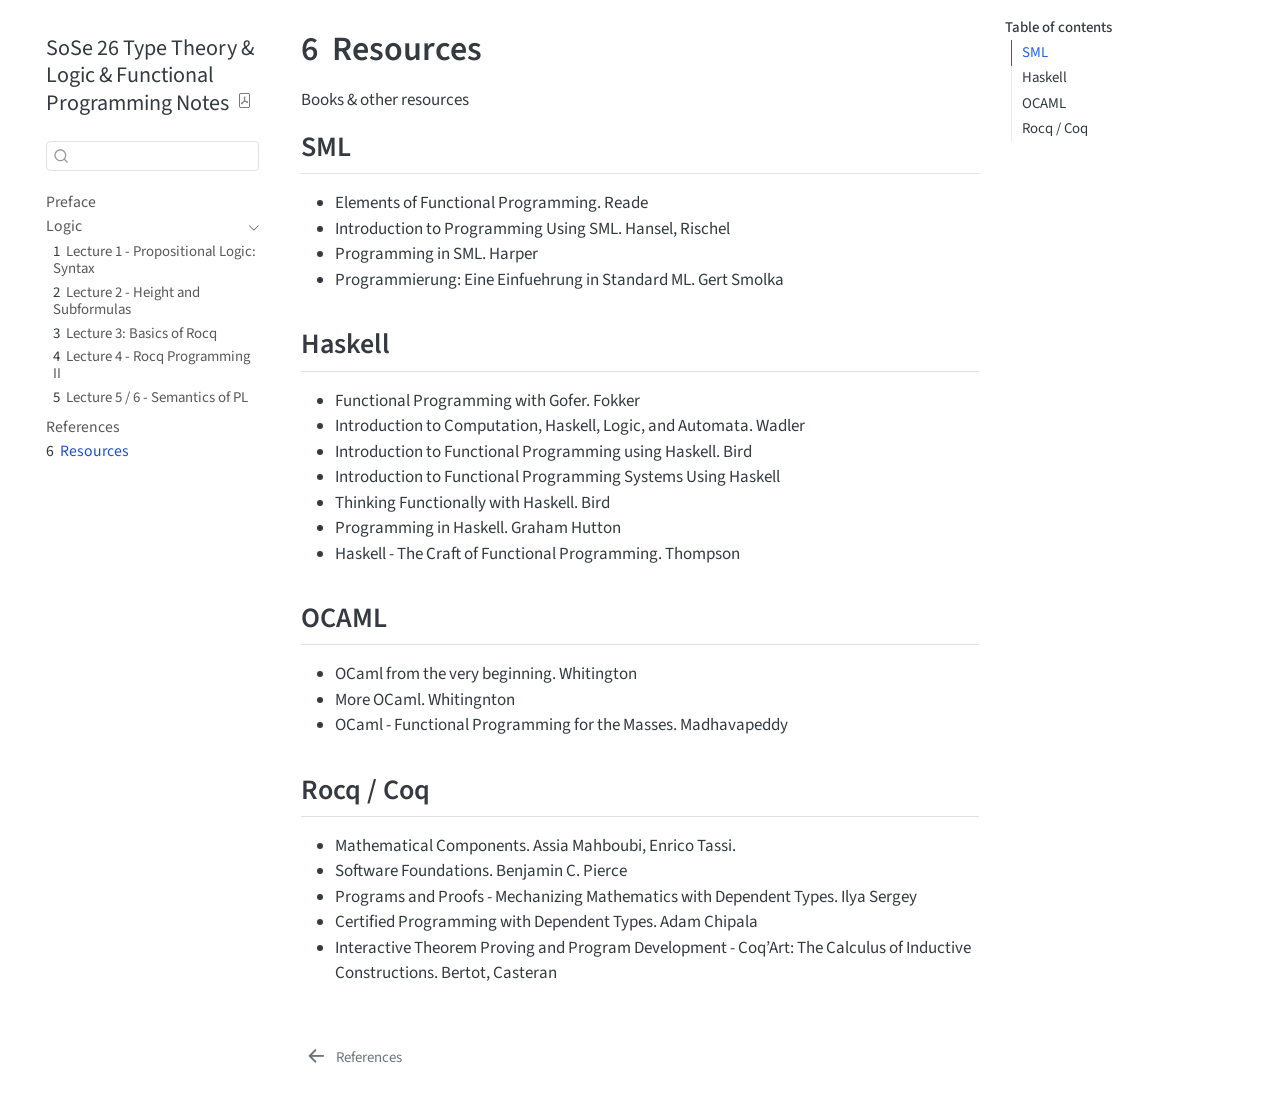
<file: resources.html>
<!DOCTYPE html>
<html xmlns="http://www.w3.org/1999/xhtml" lang="en" xml:lang="en"><head>

<meta charset="utf-8">
<meta name="generator" content="quarto-1.7.32">

<meta name="viewport" content="width=device-width, initial-scale=1.0, user-scalable=yes">


<title>6&nbsp; Resources – SoSe 26 Type Theory &amp; Logic &amp; Functional Programming Notes</title>
<style>
code{white-space: pre-wrap;}
span.smallcaps{font-variant: small-caps;}
div.columns{display: flex; gap: min(4vw, 1.5em);}
div.column{flex: auto; overflow-x: auto;}
div.hanging-indent{margin-left: 1.5em; text-indent: -1.5em;}
ul.task-list{list-style: none;}
ul.task-list li input[type="checkbox"] {
  width: 0.8em;
  margin: 0 0.8em 0.2em -1em; /* quarto-specific, see https://github.com/quarto-dev/quarto-cli/issues/4556 */ 
  vertical-align: middle;
}
</style>


<script src="site_libs/quarto-nav/quarto-nav.js"></script>
<script src="site_libs/quarto-nav/headroom.min.js"></script>
<script src="site_libs/clipboard/clipboard.min.js"></script>
<script src="site_libs/quarto-search/autocomplete.umd.js"></script>
<script src="site_libs/quarto-search/fuse.min.js"></script>
<script src="site_libs/quarto-search/quarto-search.js"></script>
<meta name="quarto:offset" content="./">
<link href="./references.html" rel="prev">
<script src="site_libs/quarto-html/quarto.js" type="module"></script>
<script src="site_libs/quarto-html/tabsets/tabsets.js" type="module"></script>
<script src="site_libs/quarto-html/popper.min.js"></script>
<script src="site_libs/quarto-html/tippy.umd.min.js"></script>
<script src="site_libs/quarto-html/anchor.min.js"></script>
<link href="site_libs/quarto-html/tippy.css" rel="stylesheet">
<link href="site_libs/quarto-html/quarto-syntax-highlighting-37eea08aefeeee20ff55810ff984fec1.css" rel="stylesheet" id="quarto-text-highlighting-styles">
<script src="site_libs/bootstrap/bootstrap.min.js"></script>
<link href="site_libs/bootstrap/bootstrap-icons.css" rel="stylesheet">
<link href="site_libs/bootstrap/bootstrap-e920c21d6bc3d7ff29e2ffcfe306ac9a.min.css" rel="stylesheet" append-hash="true" id="quarto-bootstrap" data-mode="light">
<script id="quarto-search-options" type="application/json">{
  "location": "sidebar",
  "copy-button": false,
  "collapse-after": 3,
  "panel-placement": "start",
  "type": "textbox",
  "limit": 50,
  "keyboard-shortcut": [
    "f",
    "/",
    "s"
  ],
  "show-item-context": false,
  "language": {
    "search-no-results-text": "No results",
    "search-matching-documents-text": "matching documents",
    "search-copy-link-title": "Copy link to search",
    "search-hide-matches-text": "Hide additional matches",
    "search-more-match-text": "more match in this document",
    "search-more-matches-text": "more matches in this document",
    "search-clear-button-title": "Clear",
    "search-text-placeholder": "",
    "search-detached-cancel-button-title": "Cancel",
    "search-submit-button-title": "Submit",
    "search-label": "Search"
  }
}</script>
<script>
window.MathJax = {
  tex: {
    macros: {
      Nat: "\\mathbb{N}",
      WFF: "\\mathrm{WFF}",
      Atoms: "\\mathcal{A}",

      F: ["\\mathcal{F}_{#1}", 1],
      Fof: ["\\mathcal{F}(#1)", 1],

      Set: ["\\{\\, #1 \\;\\mid\\; #2 \\,\\}", 2],

      Height: ["\\mathrm{ht}(#1)", 1],
      Subf: ["\\mathrm{sf}_{#1}", 1],
      sfn: ["\\mathrm{sf}(#1)", 1],
      atoms: "\\mathrm{atoms}",
      atomsof: ["\\atoms(#1)", 1],

      Pow: ["\\mathcal{P(#1)}", 1],

      concat: "\\mathbin{+\\!\\!+}",

      // Lambda calculus and reduction notation
      labs: ["\\lambda #1.\\,(#2)", 2],
      tlabs: ["\\lambda #1 : #2.\\,#3", 3],
      lapp: ["(#1)\\,#2", 2],

      red: "\\to\\,",
      betared: "\\to_\\beta\\,",
      mred: "\\to^*\\,",
      infrule: ["\\frac{#1}{#2}", 2],

      // semantics of PL
      sem: ["\\left[\\!\\left[ #1 \\right]\\!\\right]", 1],
      interp: ["\\sem{#1}_{#2}", 2],
      Semantics: ["\\mathrm{Sem}(#1)", 1],

      // // Boolean Domain and Boolean Values
      Bool: "\\mathbb{B}",
      boolTrue: "\\overline{1}",
      boolFalse: "\\overline{0}",

      // // Boolean Operations
      booland: "\\mathbin{\\overline{\\land}}",
      boolor: "\\mathbin{\\overline{\\lor}}",
      boolimpl: "\\mathbin{\\overline{\\Rightarrow}}",
      boolnot: "\\mathop{\\overline{\\neg}}",

      // // valuation function
      valuation: "\\nu",
      valuationof: ["\\valuation(#1)", 1]


    }
  }
};
</script>


<link rel="stylesheet" href="styles.css">
</head>

<body class="nav-sidebar floating quarto-light">

<div id="quarto-search-results"></div>
  <header id="quarto-header" class="headroom fixed-top">
  <nav class="quarto-secondary-nav">
    <div class="container-fluid d-flex">
      <button type="button" class="quarto-btn-toggle btn" data-bs-toggle="collapse" role="button" data-bs-target=".quarto-sidebar-collapse-item" aria-controls="quarto-sidebar" aria-expanded="false" aria-label="Toggle sidebar navigation" onclick="if (window.quartoToggleHeadroom) { window.quartoToggleHeadroom(); }">
        <i class="bi bi-layout-text-sidebar-reverse"></i>
      </button>
        <nav class="quarto-page-breadcrumbs" aria-label="breadcrumb"><ol class="breadcrumb"><li class="breadcrumb-item"><a href="./resources.html"><span class="chapter-number">6</span>&nbsp; <span class="chapter-title">Resources</span></a></li></ol></nav>
        <a class="flex-grow-1" role="navigation" data-bs-toggle="collapse" data-bs-target=".quarto-sidebar-collapse-item" aria-controls="quarto-sidebar" aria-expanded="false" aria-label="Toggle sidebar navigation" onclick="if (window.quartoToggleHeadroom) { window.quartoToggleHeadroom(); }">      
        </a>
      <button type="button" class="btn quarto-search-button" aria-label="Search" onclick="window.quartoOpenSearch();">
        <i class="bi bi-search"></i>
      </button>
    </div>
  </nav>
</header>
<!-- content -->
<div id="quarto-content" class="quarto-container page-columns page-rows-contents page-layout-article">
<!-- sidebar -->
  <nav id="quarto-sidebar" class="sidebar collapse collapse-horizontal quarto-sidebar-collapse-item sidebar-navigation floating overflow-auto">
    <div class="pt-lg-2 mt-2 text-left sidebar-header">
    <div class="sidebar-title mb-0 py-0">
      <a href="./">SoSe 26 Type Theory &amp; Logic &amp; Functional Programming Notes</a> 
        <div class="sidebar-tools-main">
    <a href="./SoSe-26-Type-Theory---Logic---Functional-Programming-Notes.pdf" title="Download PDF" class="quarto-navigation-tool px-1" aria-label="Download PDF"><i class="bi bi-file-pdf"></i></a>
</div>
    </div>
      </div>
        <div class="mt-2 flex-shrink-0 align-items-center">
        <div class="sidebar-search">
        <div id="quarto-search" class="" title="Search"></div>
        </div>
        </div>
    <div class="sidebar-menu-container"> 
    <ul class="list-unstyled mt-1">
        <li class="sidebar-item">
  <div class="sidebar-item-container"> 
  <a href="./index.html" class="sidebar-item-text sidebar-link">
 <span class="menu-text">Preface</span></a>
  </div>
</li>
        <li class="sidebar-item sidebar-item-section">
      <div class="sidebar-item-container"> 
            <a class="sidebar-item-text sidebar-link text-start" data-bs-toggle="collapse" data-bs-target="#quarto-sidebar-section-1" role="navigation" aria-expanded="true">
 <span class="menu-text">Logic</span></a>
          <a class="sidebar-item-toggle text-start" data-bs-toggle="collapse" data-bs-target="#quarto-sidebar-section-1" role="navigation" aria-expanded="true" aria-label="Toggle section">
            <i class="bi bi-chevron-right ms-2"></i>
          </a> 
      </div>
      <ul id="quarto-sidebar-section-1" class="collapse list-unstyled sidebar-section depth1 show">  
          <li class="sidebar-item">
  <div class="sidebar-item-container"> 
  <a href="./01.html" class="sidebar-item-text sidebar-link">
 <span class="menu-text"><span class="chapter-number">1</span>&nbsp; <span class="chapter-title">Lecture 1 - Propositional Logic: Syntax</span></span></a>
  </div>
</li>
          <li class="sidebar-item">
  <div class="sidebar-item-container"> 
  <a href="./02.html" class="sidebar-item-text sidebar-link">
 <span class="menu-text"><span class="chapter-number">2</span>&nbsp; <span class="chapter-title">Lecture 2 - Height and Subformulas</span></span></a>
  </div>
</li>
          <li class="sidebar-item">
  <div class="sidebar-item-container"> 
  <a href="./03-BooleanValues.html" class="sidebar-item-text sidebar-link">
 <span class="menu-text"><span class="chapter-number">3</span>&nbsp; <span class="chapter-title">Lecture 3: Basics of Rocq</span></span></a>
  </div>
</li>
          <li class="sidebar-item">
  <div class="sidebar-item-container"> 
  <a href="./04-PropFormulas.html" class="sidebar-item-text sidebar-link">
 <span class="menu-text"><span class="chapter-number">4</span>&nbsp; <span class="chapter-title">Lecture 4 - Rocq Programming II</span></span></a>
  </div>
</li>
          <li class="sidebar-item">
  <div class="sidebar-item-container"> 
  <a href="./05-semanticsPL.html" class="sidebar-item-text sidebar-link">
 <span class="menu-text"><span class="chapter-number">5</span>&nbsp; <span class="chapter-title">Lecture 5 / 6 - Semantics of PL</span></span></a>
  </div>
</li>
      </ul>
  </li>
        <li class="sidebar-item">
  <div class="sidebar-item-container"> 
  <a href="./references.html" class="sidebar-item-text sidebar-link">
 <span class="menu-text">References</span></a>
  </div>
</li>
        <li class="sidebar-item">
  <div class="sidebar-item-container"> 
  <a href="./resources.html" class="sidebar-item-text sidebar-link active">
 <span class="menu-text"><span class="chapter-number">6</span>&nbsp; <span class="chapter-title">Resources</span></span></a>
  </div>
</li>
    </ul>
    </div>
</nav>
<div id="quarto-sidebar-glass" class="quarto-sidebar-collapse-item" data-bs-toggle="collapse" data-bs-target=".quarto-sidebar-collapse-item"></div>
<!-- margin-sidebar -->
    <div id="quarto-margin-sidebar" class="sidebar margin-sidebar">
        <nav id="TOC" role="doc-toc" class="toc-active">
    <h2 id="toc-title">Table of contents</h2>
   
  <ul>
  <li><a href="#sml" id="toc-sml" class="nav-link active" data-scroll-target="#sml">SML</a></li>
  <li><a href="#haskell" id="toc-haskell" class="nav-link" data-scroll-target="#haskell">Haskell</a></li>
  <li><a href="#ocaml" id="toc-ocaml" class="nav-link" data-scroll-target="#ocaml">OCAML</a></li>
  <li><a href="#rocq-coq" id="toc-rocq-coq" class="nav-link" data-scroll-target="#rocq-coq">Rocq / Coq</a></li>
  </ul>
</nav>
    </div>
<!-- main -->
<main class="content" id="quarto-document-content">

<header id="title-block-header" class="quarto-title-block default">
<div class="quarto-title">
<h1 class="title"><span class="chapter-number">6</span>&nbsp; <span class="chapter-title">Resources</span></h1>
</div>



<div class="quarto-title-meta">

    
  
    
  </div>
  


</header>


<p>Books &amp; other resources</p>
<section id="sml" class="level2">
<h2 class="anchored" data-anchor-id="sml">SML</h2>
<ul>
<li>Elements of Functional Programming. Reade</li>
<li>Introduction to Programming Using SML. Hansel, Rischel</li>
<li>Programming in SML. Harper</li>
<li>Programmierung: Eine Einfuehrung in Standard ML. Gert Smolka</li>
</ul>
</section>
<section id="haskell" class="level2">
<h2 class="anchored" data-anchor-id="haskell">Haskell</h2>
<ul>
<li>Functional Programming with Gofer. Fokker</li>
<li>Introduction to Computation, Haskell, Logic, and Automata. Wadler</li>
<li>Introduction to Functional Programming using Haskell. Bird</li>
<li>Introduction to Functional Programming Systems Using Haskell</li>
<li>Thinking Functionally with Haskell. Bird</li>
<li>Programming in Haskell. Graham Hutton</li>
<li>Haskell - The Craft of Functional Programming. Thompson</li>
</ul>
</section>
<section id="ocaml" class="level2">
<h2 class="anchored" data-anchor-id="ocaml">OCAML</h2>
<ul>
<li>OCaml from the very beginning. Whitington</li>
<li>More OCaml. Whitingnton</li>
<li>OCaml - Functional Programming for the Masses. Madhavapeddy</li>
</ul>
</section>
<section id="rocq-coq" class="level2">
<h2 class="anchored" data-anchor-id="rocq-coq">Rocq / Coq</h2>
<ul>
<li>Mathematical Components. Assia Mahboubi, Enrico Tassi.</li>
<li>Software Foundations. Benjamin C. Pierce</li>
<li>Programs and Proofs - Mechanizing Mathematics with Dependent Types. Ilya Sergey</li>
<li>Certified Programming with Dependent Types. Adam Chipala</li>
<li>Interactive Theorem Proving and Program Development - Coq’Art: The Calculus of Inductive Constructions. Bertot, Casteran</li>
</ul>


</section>

</main> <!-- /main -->
<script id="quarto-html-after-body" type="application/javascript">
  window.document.addEventListener("DOMContentLoaded", function (event) {
    const icon = "";
    const anchorJS = new window.AnchorJS();
    anchorJS.options = {
      placement: 'right',
      icon: icon
    };
    anchorJS.add('.anchored');
    const isCodeAnnotation = (el) => {
      for (const clz of el.classList) {
        if (clz.startsWith('code-annotation-')) {                     
          return true;
        }
      }
      return false;
    }
    const onCopySuccess = function(e) {
      // button target
      const button = e.trigger;
      // don't keep focus
      button.blur();
      // flash "checked"
      button.classList.add('code-copy-button-checked');
      var currentTitle = button.getAttribute("title");
      button.setAttribute("title", "Copied!");
      let tooltip;
      if (window.bootstrap) {
        button.setAttribute("data-bs-toggle", "tooltip");
        button.setAttribute("data-bs-placement", "left");
        button.setAttribute("data-bs-title", "Copied!");
        tooltip = new bootstrap.Tooltip(button, 
          { trigger: "manual", 
            customClass: "code-copy-button-tooltip",
            offset: [0, -8]});
        tooltip.show();    
      }
      setTimeout(function() {
        if (tooltip) {
          tooltip.hide();
          button.removeAttribute("data-bs-title");
          button.removeAttribute("data-bs-toggle");
          button.removeAttribute("data-bs-placement");
        }
        button.setAttribute("title", currentTitle);
        button.classList.remove('code-copy-button-checked');
      }, 1000);
      // clear code selection
      e.clearSelection();
    }
    const getTextToCopy = function(trigger) {
        const codeEl = trigger.previousElementSibling.cloneNode(true);
        for (const childEl of codeEl.children) {
          if (isCodeAnnotation(childEl)) {
            childEl.remove();
          }
        }
        return codeEl.innerText;
    }
    const clipboard = new window.ClipboardJS('.code-copy-button:not([data-in-quarto-modal])', {
      text: getTextToCopy
    });
    clipboard.on('success', onCopySuccess);
    if (window.document.getElementById('quarto-embedded-source-code-modal')) {
      const clipboardModal = new window.ClipboardJS('.code-copy-button[data-in-quarto-modal]', {
        text: getTextToCopy,
        container: window.document.getElementById('quarto-embedded-source-code-modal')
      });
      clipboardModal.on('success', onCopySuccess);
    }
      var localhostRegex = new RegExp(/^(?:http|https):\/\/localhost\:?[0-9]*\//);
      var mailtoRegex = new RegExp(/^mailto:/);
        var filterRegex = new RegExp('/' + window.location.host + '/');
      var isInternal = (href) => {
          return filterRegex.test(href) || localhostRegex.test(href) || mailtoRegex.test(href);
      }
      // Inspect non-navigation links and adorn them if external
     var links = window.document.querySelectorAll('a[href]:not(.nav-link):not(.navbar-brand):not(.toc-action):not(.sidebar-link):not(.sidebar-item-toggle):not(.pagination-link):not(.no-external):not([aria-hidden]):not(.dropdown-item):not(.quarto-navigation-tool):not(.about-link)');
      for (var i=0; i<links.length; i++) {
        const link = links[i];
        if (!isInternal(link.href)) {
          // undo the damage that might have been done by quarto-nav.js in the case of
          // links that we want to consider external
          if (link.dataset.originalHref !== undefined) {
            link.href = link.dataset.originalHref;
          }
        }
      }
    function tippyHover(el, contentFn, onTriggerFn, onUntriggerFn) {
      const config = {
        allowHTML: true,
        maxWidth: 500,
        delay: 100,
        arrow: false,
        appendTo: function(el) {
            return el.parentElement;
        },
        interactive: true,
        interactiveBorder: 10,
        theme: 'quarto',
        placement: 'bottom-start',
      };
      if (contentFn) {
        config.content = contentFn;
      }
      if (onTriggerFn) {
        config.onTrigger = onTriggerFn;
      }
      if (onUntriggerFn) {
        config.onUntrigger = onUntriggerFn;
      }
      window.tippy(el, config); 
    }
    const noterefs = window.document.querySelectorAll('a[role="doc-noteref"]');
    for (var i=0; i<noterefs.length; i++) {
      const ref = noterefs[i];
      tippyHover(ref, function() {
        // use id or data attribute instead here
        let href = ref.getAttribute('data-footnote-href') || ref.getAttribute('href');
        try { href = new URL(href).hash; } catch {}
        const id = href.replace(/^#\/?/, "");
        const note = window.document.getElementById(id);
        if (note) {
          return note.innerHTML;
        } else {
          return "";
        }
      });
    }
    const xrefs = window.document.querySelectorAll('a.quarto-xref');
    const processXRef = (id, note) => {
      // Strip column container classes
      const stripColumnClz = (el) => {
        el.classList.remove("page-full", "page-columns");
        if (el.children) {
          for (const child of el.children) {
            stripColumnClz(child);
          }
        }
      }
      stripColumnClz(note)
      if (id === null || id.startsWith('sec-')) {
        // Special case sections, only their first couple elements
        const container = document.createElement("div");
        if (note.children && note.children.length > 2) {
          container.appendChild(note.children[0].cloneNode(true));
          for (let i = 1; i < note.children.length; i++) {
            const child = note.children[i];
            if (child.tagName === "P" && child.innerText === "") {
              continue;
            } else {
              container.appendChild(child.cloneNode(true));
              break;
            }
          }
          if (window.Quarto?.typesetMath) {
            window.Quarto.typesetMath(container);
          }
          return container.innerHTML
        } else {
          if (window.Quarto?.typesetMath) {
            window.Quarto.typesetMath(note);
          }
          return note.innerHTML;
        }
      } else {
        // Remove any anchor links if they are present
        const anchorLink = note.querySelector('a.anchorjs-link');
        if (anchorLink) {
          anchorLink.remove();
        }
        if (window.Quarto?.typesetMath) {
          window.Quarto.typesetMath(note);
        }
        if (note.classList.contains("callout")) {
          return note.outerHTML;
        } else {
          return note.innerHTML;
        }
      }
    }
    for (var i=0; i<xrefs.length; i++) {
      const xref = xrefs[i];
      tippyHover(xref, undefined, function(instance) {
        instance.disable();
        let url = xref.getAttribute('href');
        let hash = undefined; 
        if (url.startsWith('#')) {
          hash = url;
        } else {
          try { hash = new URL(url).hash; } catch {}
        }
        if (hash) {
          const id = hash.replace(/^#\/?/, "");
          const note = window.document.getElementById(id);
          if (note !== null) {
            try {
              const html = processXRef(id, note.cloneNode(true));
              instance.setContent(html);
            } finally {
              instance.enable();
              instance.show();
            }
          } else {
            // See if we can fetch this
            fetch(url.split('#')[0])
            .then(res => res.text())
            .then(html => {
              const parser = new DOMParser();
              const htmlDoc = parser.parseFromString(html, "text/html");
              const note = htmlDoc.getElementById(id);
              if (note !== null) {
                const html = processXRef(id, note);
                instance.setContent(html);
              } 
            }).finally(() => {
              instance.enable();
              instance.show();
            });
          }
        } else {
          // See if we can fetch a full url (with no hash to target)
          // This is a special case and we should probably do some content thinning / targeting
          fetch(url)
          .then(res => res.text())
          .then(html => {
            const parser = new DOMParser();
            const htmlDoc = parser.parseFromString(html, "text/html");
            const note = htmlDoc.querySelector('main.content');
            if (note !== null) {
              // This should only happen for chapter cross references
              // (since there is no id in the URL)
              // remove the first header
              if (note.children.length > 0 && note.children[0].tagName === "HEADER") {
                note.children[0].remove();
              }
              const html = processXRef(null, note);
              instance.setContent(html);
            } 
          }).finally(() => {
            instance.enable();
            instance.show();
          });
        }
      }, function(instance) {
      });
    }
        let selectedAnnoteEl;
        const selectorForAnnotation = ( cell, annotation) => {
          let cellAttr = 'data-code-cell="' + cell + '"';
          let lineAttr = 'data-code-annotation="' +  annotation + '"';
          const selector = 'span[' + cellAttr + '][' + lineAttr + ']';
          return selector;
        }
        const selectCodeLines = (annoteEl) => {
          const doc = window.document;
          const targetCell = annoteEl.getAttribute("data-target-cell");
          const targetAnnotation = annoteEl.getAttribute("data-target-annotation");
          const annoteSpan = window.document.querySelector(selectorForAnnotation(targetCell, targetAnnotation));
          const lines = annoteSpan.getAttribute("data-code-lines").split(",");
          const lineIds = lines.map((line) => {
            return targetCell + "-" + line;
          })
          let top = null;
          let height = null;
          let parent = null;
          if (lineIds.length > 0) {
              //compute the position of the single el (top and bottom and make a div)
              const el = window.document.getElementById(lineIds[0]);
              top = el.offsetTop;
              height = el.offsetHeight;
              parent = el.parentElement.parentElement;
            if (lineIds.length > 1) {
              const lastEl = window.document.getElementById(lineIds[lineIds.length - 1]);
              const bottom = lastEl.offsetTop + lastEl.offsetHeight;
              height = bottom - top;
            }
            if (top !== null && height !== null && parent !== null) {
              // cook up a div (if necessary) and position it 
              let div = window.document.getElementById("code-annotation-line-highlight");
              if (div === null) {
                div = window.document.createElement("div");
                div.setAttribute("id", "code-annotation-line-highlight");
                div.style.position = 'absolute';
                parent.appendChild(div);
              }
              div.style.top = top - 2 + "px";
              div.style.height = height + 4 + "px";
              div.style.left = 0;
              let gutterDiv = window.document.getElementById("code-annotation-line-highlight-gutter");
              if (gutterDiv === null) {
                gutterDiv = window.document.createElement("div");
                gutterDiv.setAttribute("id", "code-annotation-line-highlight-gutter");
                gutterDiv.style.position = 'absolute';
                const codeCell = window.document.getElementById(targetCell);
                const gutter = codeCell.querySelector('.code-annotation-gutter');
                gutter.appendChild(gutterDiv);
              }
              gutterDiv.style.top = top - 2 + "px";
              gutterDiv.style.height = height + 4 + "px";
            }
            selectedAnnoteEl = annoteEl;
          }
        };
        const unselectCodeLines = () => {
          const elementsIds = ["code-annotation-line-highlight", "code-annotation-line-highlight-gutter"];
          elementsIds.forEach((elId) => {
            const div = window.document.getElementById(elId);
            if (div) {
              div.remove();
            }
          });
          selectedAnnoteEl = undefined;
        };
          // Handle positioning of the toggle
      window.addEventListener(
        "resize",
        throttle(() => {
          elRect = undefined;
          if (selectedAnnoteEl) {
            selectCodeLines(selectedAnnoteEl);
          }
        }, 10)
      );
      function throttle(fn, ms) {
      let throttle = false;
      let timer;
        return (...args) => {
          if(!throttle) { // first call gets through
              fn.apply(this, args);
              throttle = true;
          } else { // all the others get throttled
              if(timer) clearTimeout(timer); // cancel #2
              timer = setTimeout(() => {
                fn.apply(this, args);
                timer = throttle = false;
              }, ms);
          }
        };
      }
        // Attach click handler to the DT
        const annoteDls = window.document.querySelectorAll('dt[data-target-cell]');
        for (const annoteDlNode of annoteDls) {
          annoteDlNode.addEventListener('click', (event) => {
            const clickedEl = event.target;
            if (clickedEl !== selectedAnnoteEl) {
              unselectCodeLines();
              const activeEl = window.document.querySelector('dt[data-target-cell].code-annotation-active');
              if (activeEl) {
                activeEl.classList.remove('code-annotation-active');
              }
              selectCodeLines(clickedEl);
              clickedEl.classList.add('code-annotation-active');
            } else {
              // Unselect the line
              unselectCodeLines();
              clickedEl.classList.remove('code-annotation-active');
            }
          });
        }
    const findCites = (el) => {
      const parentEl = el.parentElement;
      if (parentEl) {
        const cites = parentEl.dataset.cites;
        if (cites) {
          return {
            el,
            cites: cites.split(' ')
          };
        } else {
          return findCites(el.parentElement)
        }
      } else {
        return undefined;
      }
    };
    var bibliorefs = window.document.querySelectorAll('a[role="doc-biblioref"]');
    for (var i=0; i<bibliorefs.length; i++) {
      const ref = bibliorefs[i];
      const citeInfo = findCites(ref);
      if (citeInfo) {
        tippyHover(citeInfo.el, function() {
          var popup = window.document.createElement('div');
          citeInfo.cites.forEach(function(cite) {
            var citeDiv = window.document.createElement('div');
            citeDiv.classList.add('hanging-indent');
            citeDiv.classList.add('csl-entry');
            var biblioDiv = window.document.getElementById('ref-' + cite);
            if (biblioDiv) {
              citeDiv.innerHTML = biblioDiv.innerHTML;
            }
            popup.appendChild(citeDiv);
          });
          return popup.innerHTML;
        });
      }
    }
  });
  </script>
<nav class="page-navigation">
  <div class="nav-page nav-page-previous">
      <a href="./references.html" class="pagination-link" aria-label="References">
        <i class="bi bi-arrow-left-short"></i> <span class="nav-page-text">References</span>
      </a>          
  </div>
  <div class="nav-page nav-page-next">
  </div>
</nav>
</div> <!-- /content -->




</body></html>
</file>
<file: site_libs/quarto-html/tippy.css>
.tippy-box[data-animation=fade][data-state=hidden]{opacity:0}[data-tippy-root]{max-width:calc(100vw - 10px)}.tippy-box{position:relative;background-color:#333;color:#fff;border-radius:4px;font-size:14px;line-height:1.4;white-space:normal;outline:0;transition-property:transform,visibility,opacity}.tippy-box[data-placement^=top]>.tippy-arrow{bottom:0}.tippy-box[data-placement^=top]>.tippy-arrow:before{bottom:-7px;left:0;border-width:8px 8px 0;border-top-color:initial;transform-origin:center top}.tippy-box[data-placement^=bottom]>.tippy-arrow{top:0}.tippy-box[data-placement^=bottom]>.tippy-arrow:before{top:-7px;left:0;border-width:0 8px 8px;border-bottom-color:initial;transform-origin:center bottom}.tippy-box[data-placement^=left]>.tippy-arrow{right:0}.tippy-box[data-placement^=left]>.tippy-arrow:before{border-width:8px 0 8px 8px;border-left-color:initial;right:-7px;transform-origin:center left}.tippy-box[data-placement^=right]>.tippy-arrow{left:0}.tippy-box[data-placement^=right]>.tippy-arrow:before{left:-7px;border-width:8px 8px 8px 0;border-right-color:initial;transform-origin:center right}.tippy-box[data-inertia][data-state=visible]{transition-timing-function:cubic-bezier(.54,1.5,.38,1.11)}.tippy-arrow{width:16px;height:16px;color:#333}.tippy-arrow:before{content:"";position:absolute;border-color:transparent;border-style:solid}.tippy-content{position:relative;padding:5px 9px;z-index:1}
</file>
<file: site_libs/quarto-html/quarto-syntax-highlighting-37eea08aefeeee20ff55810ff984fec1.css>
/* quarto syntax highlight colors */
:root {
  --quarto-hl-ot-color: #003B4F;
  --quarto-hl-at-color: #657422;
  --quarto-hl-ss-color: #20794D;
  --quarto-hl-an-color: #5E5E5E;
  --quarto-hl-fu-color: #4758AB;
  --quarto-hl-st-color: #20794D;
  --quarto-hl-cf-color: #003B4F;
  --quarto-hl-op-color: #5E5E5E;
  --quarto-hl-er-color: #AD0000;
  --quarto-hl-bn-color: #AD0000;
  --quarto-hl-al-color: #AD0000;
  --quarto-hl-va-color: #111111;
  --quarto-hl-bu-color: inherit;
  --quarto-hl-ex-color: inherit;
  --quarto-hl-pp-color: #AD0000;
  --quarto-hl-in-color: #5E5E5E;
  --quarto-hl-vs-color: #20794D;
  --quarto-hl-wa-color: #5E5E5E;
  --quarto-hl-do-color: #5E5E5E;
  --quarto-hl-im-color: #00769E;
  --quarto-hl-ch-color: #20794D;
  --quarto-hl-dt-color: #AD0000;
  --quarto-hl-fl-color: #AD0000;
  --quarto-hl-co-color: #5E5E5E;
  --quarto-hl-cv-color: #5E5E5E;
  --quarto-hl-cn-color: #8f5902;
  --quarto-hl-sc-color: #5E5E5E;
  --quarto-hl-dv-color: #AD0000;
  --quarto-hl-kw-color: #003B4F;
}

/* other quarto variables */
:root {
  --quarto-font-monospace: SFMono-Regular, Menlo, Monaco, Consolas, "Liberation Mono", "Courier New", monospace;
}

/* syntax highlight based on Pandoc's rules */
pre > code.sourceCode > span {
  color: #003B4F;
}

code.sourceCode > span {
  color: #003B4F;
}

div.sourceCode,
div.sourceCode pre.sourceCode {
  color: #003B4F;
}

/* Normal */
code span {
  color: #003B4F;
}

/* Alert */
code span.al {
  color: #AD0000;
  font-style: inherit;
}

/* Annotation */
code span.an {
  color: #5E5E5E;
  font-style: inherit;
}

/* Attribute */
code span.at {
  color: #657422;
  font-style: inherit;
}

/* BaseN */
code span.bn {
  color: #AD0000;
  font-style: inherit;
}

/* BuiltIn */
code span.bu {
  font-style: inherit;
}

/* ControlFlow */
code span.cf {
  color: #003B4F;
  font-weight: bold;
  font-style: inherit;
}

/* Char */
code span.ch {
  color: #20794D;
  font-style: inherit;
}

/* Constant */
code span.cn {
  color: #8f5902;
  font-style: inherit;
}

/* Comment */
code span.co {
  color: #5E5E5E;
  font-style: inherit;
}

/* CommentVar */
code span.cv {
  color: #5E5E5E;
  font-style: italic;
}

/* Documentation */
code span.do {
  color: #5E5E5E;
  font-style: italic;
}

/* DataType */
code span.dt {
  color: #AD0000;
  font-style: inherit;
}

/* DecVal */
code span.dv {
  color: #AD0000;
  font-style: inherit;
}

/* Error */
code span.er {
  color: #AD0000;
  font-style: inherit;
}

/* Extension */
code span.ex {
  font-style: inherit;
}

/* Float */
code span.fl {
  color: #AD0000;
  font-style: inherit;
}

/* Function */
code span.fu {
  color: #4758AB;
  font-style: inherit;
}

/* Import */
code span.im {
  color: #00769E;
  font-style: inherit;
}

/* Information */
code span.in {
  color: #5E5E5E;
  font-style: inherit;
}

/* Keyword */
code span.kw {
  color: #003B4F;
  font-weight: bold;
  font-style: inherit;
}

/* Operator */
code span.op {
  color: #5E5E5E;
  font-style: inherit;
}

/* Other */
code span.ot {
  color: #003B4F;
  font-style: inherit;
}

/* Preprocessor */
code span.pp {
  color: #AD0000;
  font-style: inherit;
}

/* SpecialChar */
code span.sc {
  color: #5E5E5E;
  font-style: inherit;
}

/* SpecialString */
code span.ss {
  color: #20794D;
  font-style: inherit;
}

/* String */
code span.st {
  color: #20794D;
  font-style: inherit;
}

/* Variable */
code span.va {
  color: #111111;
  font-style: inherit;
}

/* VerbatimString */
code span.vs {
  color: #20794D;
  font-style: inherit;
}

/* Warning */
code span.wa {
  color: #5E5E5E;
  font-style: italic;
}

.prevent-inlining {
  content: "</";
}

/*# sourceMappingURL=27d3d809615f7771493d095567f04340.css.map */
</file>
<file: styles.css>
/* General code block fallback */
pre:not(.sourceCode) {
  background-color: #f7f7f7;
  border-radius: 6px;
  padding: 0.5em;
  margin: 1em 0;
}

/* Inline code and code inside blocks */
pre:not(.sourceCode) code {
  background-color: transparent;
}


/* Normal source code blocks */
div.sourceCode {
  background-color: #f7f7f7;
  border-radius: 6px;
  padding: 0.5em;
  margin: 1em 0;
}

/* The actual visible code area inside normal source blocks */
div.sourceCode pre.sourceCode {
  background-color: transparent;
  margin: 0;
  padding: 0;
}

/* Fallback: some code blocks may be rendered directly as pre.sourceCode */
pre.sourceCode {
  background-color: #f7f7f7;
  border-radius: 6px;
  padding: 0.5em;
}

/* Code inside source blocks */
pre.sourceCode code {
  background-color: transparent;
}

/* Executable cell input blocks */
.cell-code {
  background-color: #f7f7f7;
  border-left: 3px solid #cccccc;
  border-radius: 6px;
  padding: 0.5em;
}

/* Code inside executable cells */
.cell-code pre {
  background-color: transparent;
  margin-bottom: 0;
}

/* Executable cell output blocks */
.cell-output,
.cell-output-stdout,
.cell-output-stderr {
  background-color: #fafafa;
  padding: 0.5em 0.75em;
  margin-top: 0.25em;
  margin-bottom: 1em;
  border-radius: 4px;
}
</file>
